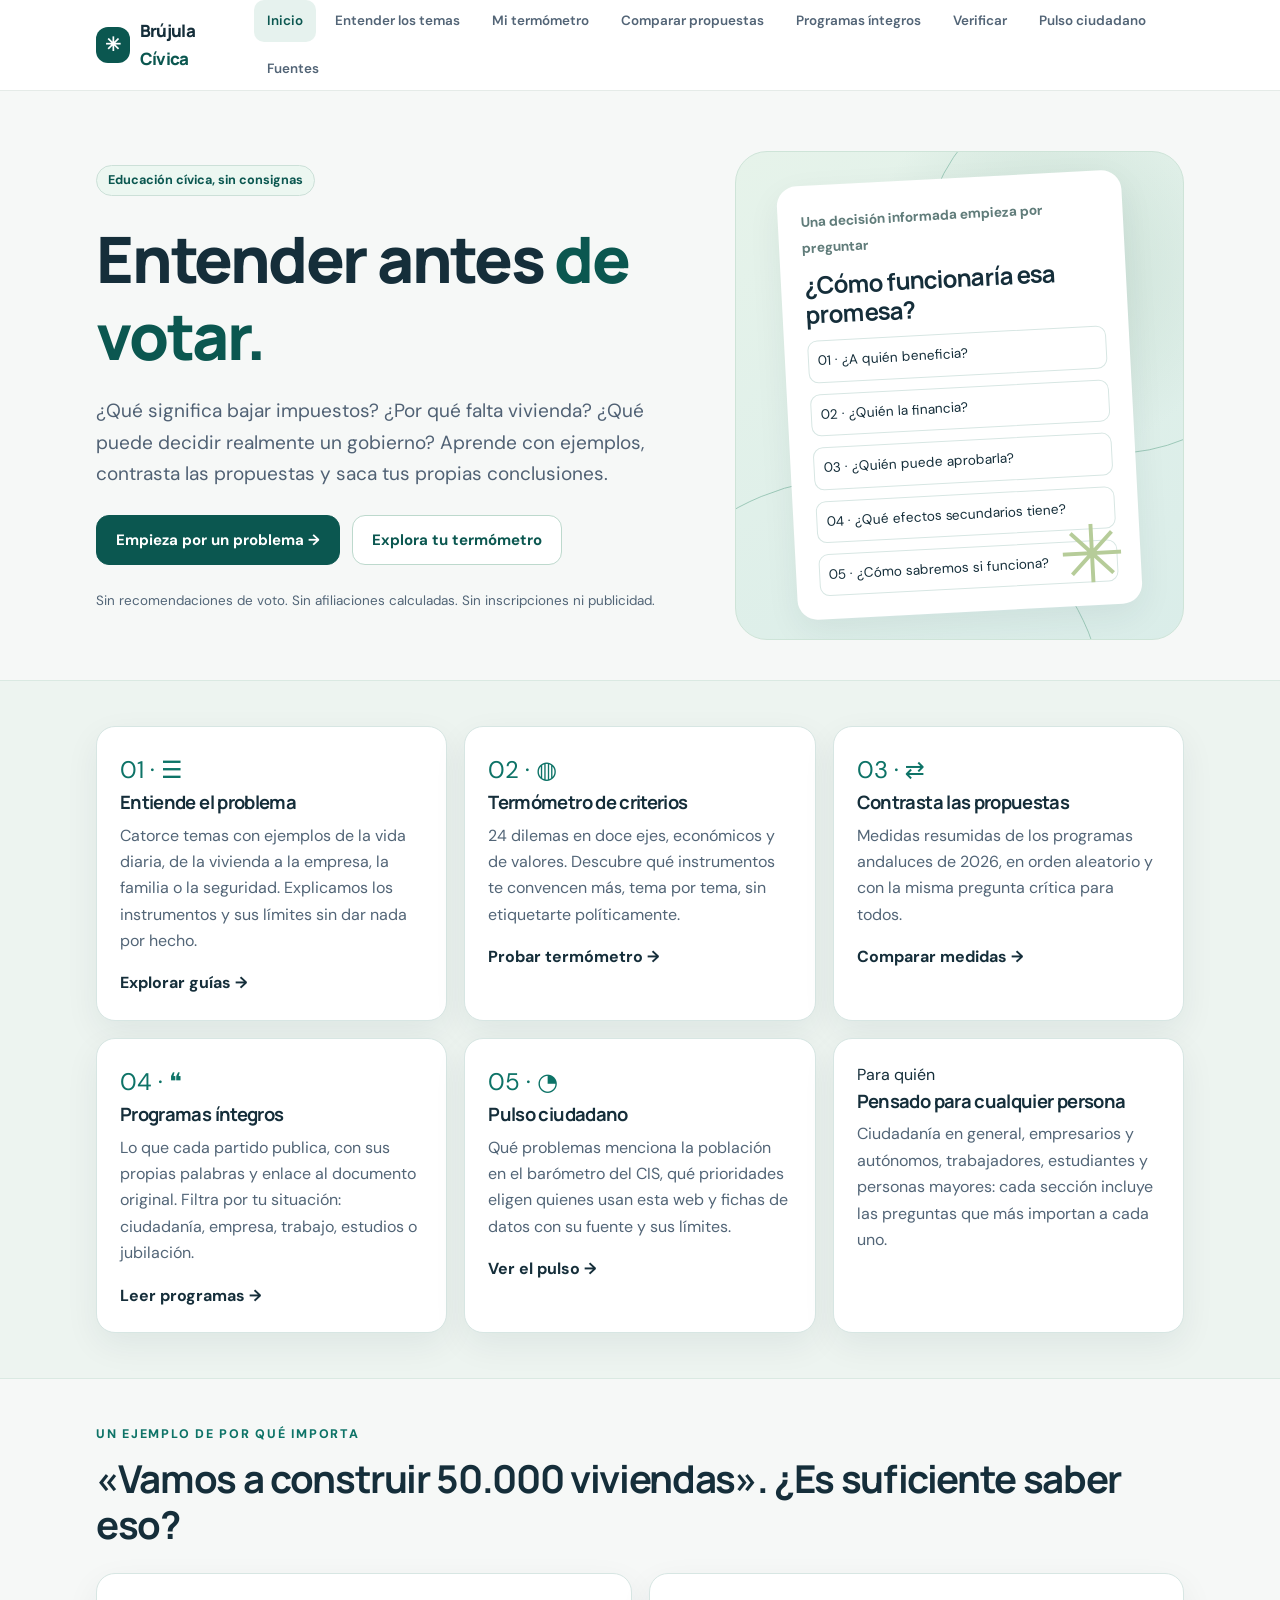
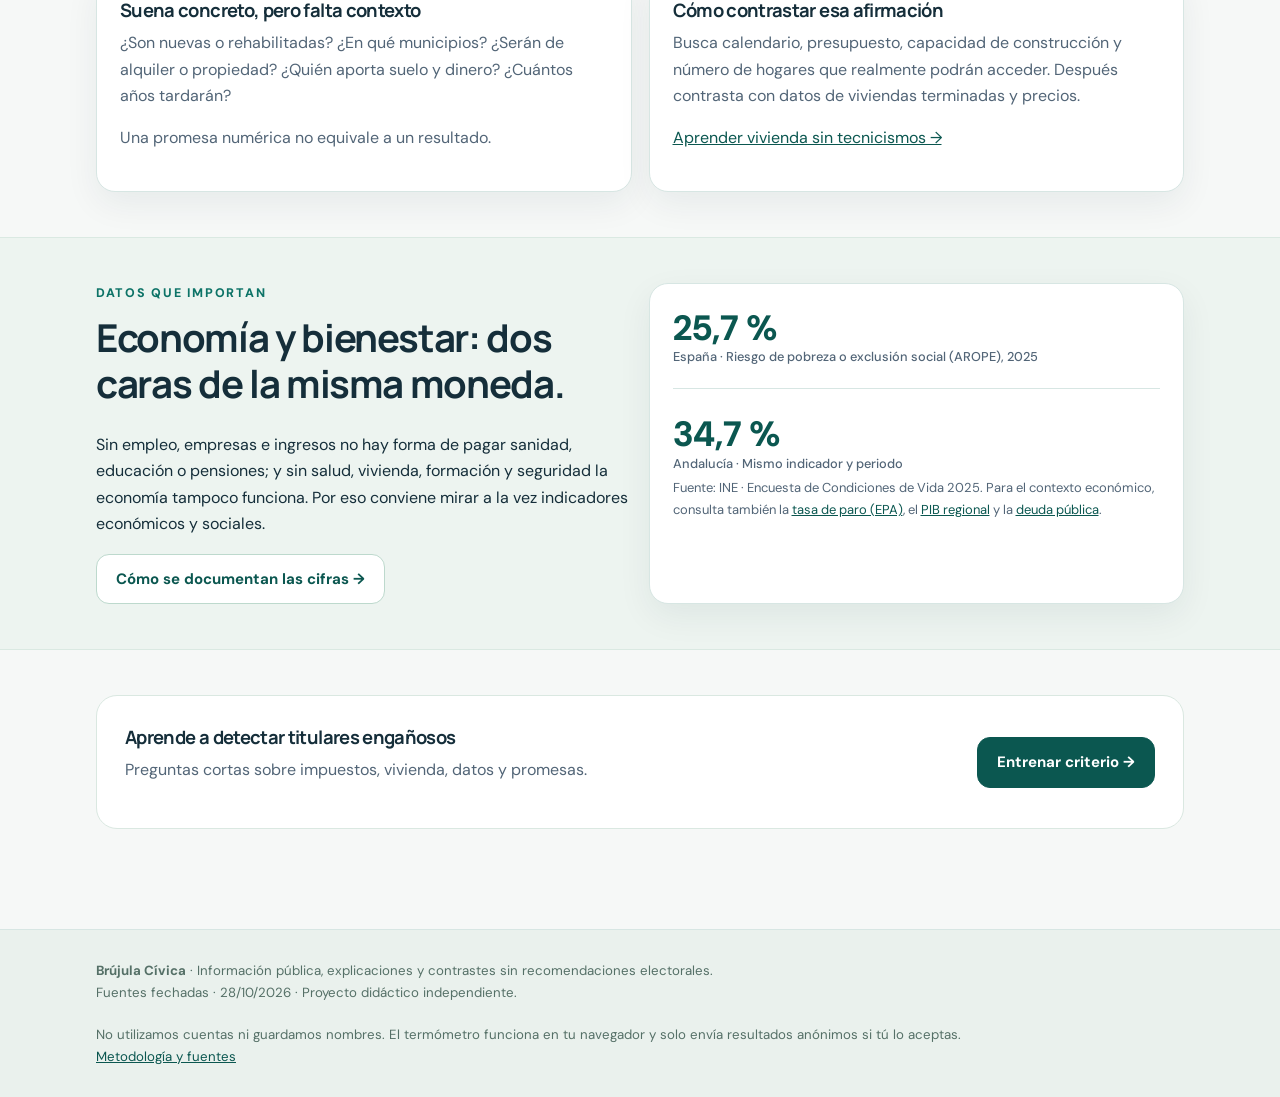
<file: index.html>
<!doctype html><html lang="es"><head><meta charset="utf-8"><meta name="viewport" content="width=device-width,initial-scale=1"><meta name="description" content="Aprende de política sin consignas. Explicaciones sencillas, ejemplos y comparación de programas electorales documentados."><title>Brújula Cívica · Entender antes de votar</title><link rel="stylesheet" href="estilos.css"></head><body><div id="cabecera"></div><main id="contenido"><section class="hero slim"><div class="container hero-grid"><div><span class="pill">Educación cívica, sin consignas</span><h1>Entender antes <span class="strong">de votar.</span></h1><p class="lead">¿Qué significa bajar impuestos? ¿Por qué falta vivienda? ¿Qué puede decidir realmente un gobierno? Aprende con ejemplos, contrasta las propuestas y saca tus propias conclusiones.</p><div class="actions"><a class="btn" href="temas.html">Empieza por un problema →</a><a class="btn light" href="termometro.html">Explora tu termómetro</a></div><p class="small muted">Sin recomendaciones de voto. Sin afiliaciones calculadas. Sin inscripciones ni publicidad.</p></div><div class="art"><div class="art-board"><span class="kicker">Una decisión informada empieza por preguntar</span><h3 style="margin-top:10px;font-size:1.5rem">¿Cómo funcionaría esa promesa?</h3><div class="art-chip">01 · ¿A quién beneficia?</div><div class="art-chip">02 · ¿Quién la financia?</div><div class="art-chip">03 · ¿Quién puede aprobarla?</div><div class="art-chip">04 · ¿Qué efectos secundarios tiene?</div><div class="art-chip">05 · ¿Cómo sabremos si funciona?</div><div class="art-stars" aria-hidden="true">✳</div></div></div></div></section><section class="section soft"><div class="container"><div class="grid"><a class="card featurelink" href="temas.html"><span class="icon">01 · ☰</span><h3>Entiende el problema</h3><p>Catorce temas con ejemplos de la vida diaria, de la vivienda a la empresa, la familia o la seguridad. Explicamos los instrumentos y sus límites sin dar nada por hecho.</p><strong>Explorar guías →</strong></a><a class="card featurelink" href="termometro.html"><span class="icon">02 · ◍</span><h3>Termómetro de criterios</h3><p>24 dilemas en doce ejes, económicos y de valores. Descubre qué instrumentos te convencen más, tema por tema, sin etiquetarte políticamente.</p><strong>Probar termómetro →</strong></a><a class="card featurelink" href="comparar.html"><span class="icon">03 · ⇄</span><h3>Contrasta las propuestas</h3><p>Medidas resumidas de los programas andaluces de 2026, en orden aleatorio y con la misma pregunta crítica para todos.</p><strong>Comparar medidas →</strong></a></div><div class="grid" style="margin-top:17px"><a class="card featurelink" href="programas.html"><span class="icon">04 · ❝</span><h3>Programas íntegros</h3><p>Lo que cada partido publica, con sus propias palabras y enlace al documento original. Filtra por tu situación: ciudadanía, empresa, trabajo, estudios o jubilación.</p><strong>Leer programas →</strong></a><a class="card featurelink" href="pulso.html"><span class="icon">05 · ◔</span><h3>Pulso ciudadano</h3><p>Qué problemas menciona la población en el barómetro del CIS, qué prioridades eligen quienes usan esta web y fichas de datos con su fuente y sus límites.</p><strong>Ver el pulso →</strong></a><div class="card"><span class="icon">Para quién</span><h3>Pensado para cualquier persona</h3><p>Ciudadanía en general, empresarios y autónomos, trabajadores, estudiantes y personas mayores: cada sección incluye las preguntas que más importan a cada uno.</p></div></div></div></section><section class="section"><div class="container"><p class="eyebrow">Un ejemplo de por qué importa</p><h2>«Vamos a construir 50.000 viviendas». ¿Es suficiente saber eso?</h2><div class="grid two"><div class="card"><h3>Suena concreto, pero falta contexto</h3><p>¿Son nuevas o rehabilitadas? ¿En qué municipios? ¿Serán de alquiler o propiedad? ¿Quién aporta suelo y dinero? ¿Cuántos años tardarán?</p><p>Una promesa numérica no equivale a un resultado.</p></div><div class="card"><h3>Cómo contrastar esa afirmación</h3><p>Busca calendario, presupuesto, capacidad de construcción y número de hogares que realmente podrán acceder. Después contrasta con datos de viviendas terminadas y precios.</p><a href="temas.html#vivienda">Aprender vivienda sin tecnicismos →</a></div></div></div></section><section class="section soft"><div class="container"><div class="grid two"><div><p class="eyebrow">Datos que importan</p><h2>Economía y bienestar: dos caras de la misma moneda.</h2><p>Sin empleo, empresas e ingresos no hay forma de pagar sanidad, educación o pensiones; y sin salud, vivienda, formación y seguridad la economía tampoco funciona. Por eso conviene mirar a la vez indicadores económicos y sociales.</p><a class="btn light" href="fuentes.html">Cómo se documentan las cifras →</a></div><div class="card"><span class="kpi">25,7 %<small>España · Riesgo de pobreza o exclusión social (AROPE), 2025</small></span><hr class="divider"><span class="kpi">34,7 %<small>Andalucía · Mismo indicador y periodo</small></span><p class="footnote">Fuente: INE · Encuesta de Condiciones de Vida 2025. Para el contexto económico, consulta también la <a href="https://www.ine.es/dyngs/INEbase/es/operacion.htm?c=Estadistica_C&amp;cid=1254736176918&amp;menu=ultiDatos&amp;idp=1254735976595" target="_blank" rel="noopener">tasa de paro (EPA)</a>, el <a href="https://www.ine.es/dyngs/INEbase/es/operacion.htm?c=Estadistica_C&amp;cid=1254736167628&amp;menu=ultiDatos&amp;idp=1254735576581" target="_blank" rel="noopener">PIB regional</a> y la <a href="https://www.bde.es/webbe/es/estadisticas/temas/administraciones-publicas.html" target="_blank" rel="noopener">deuda pública</a>.</p></div></div></div></section><section class="section"><div class="container"><div class="band row"><div><h3>Aprende a detectar titulares engañosos</h3><p class="muted">Preguntas cortas sobre impuestos, vivienda, datos y promesas.</p></div><a href="aprender.html" class="btn">Entrenar criterio →</a></div></div></section></main><div id="pie"></div><script src="comun.js"></script></body></html>
</file>
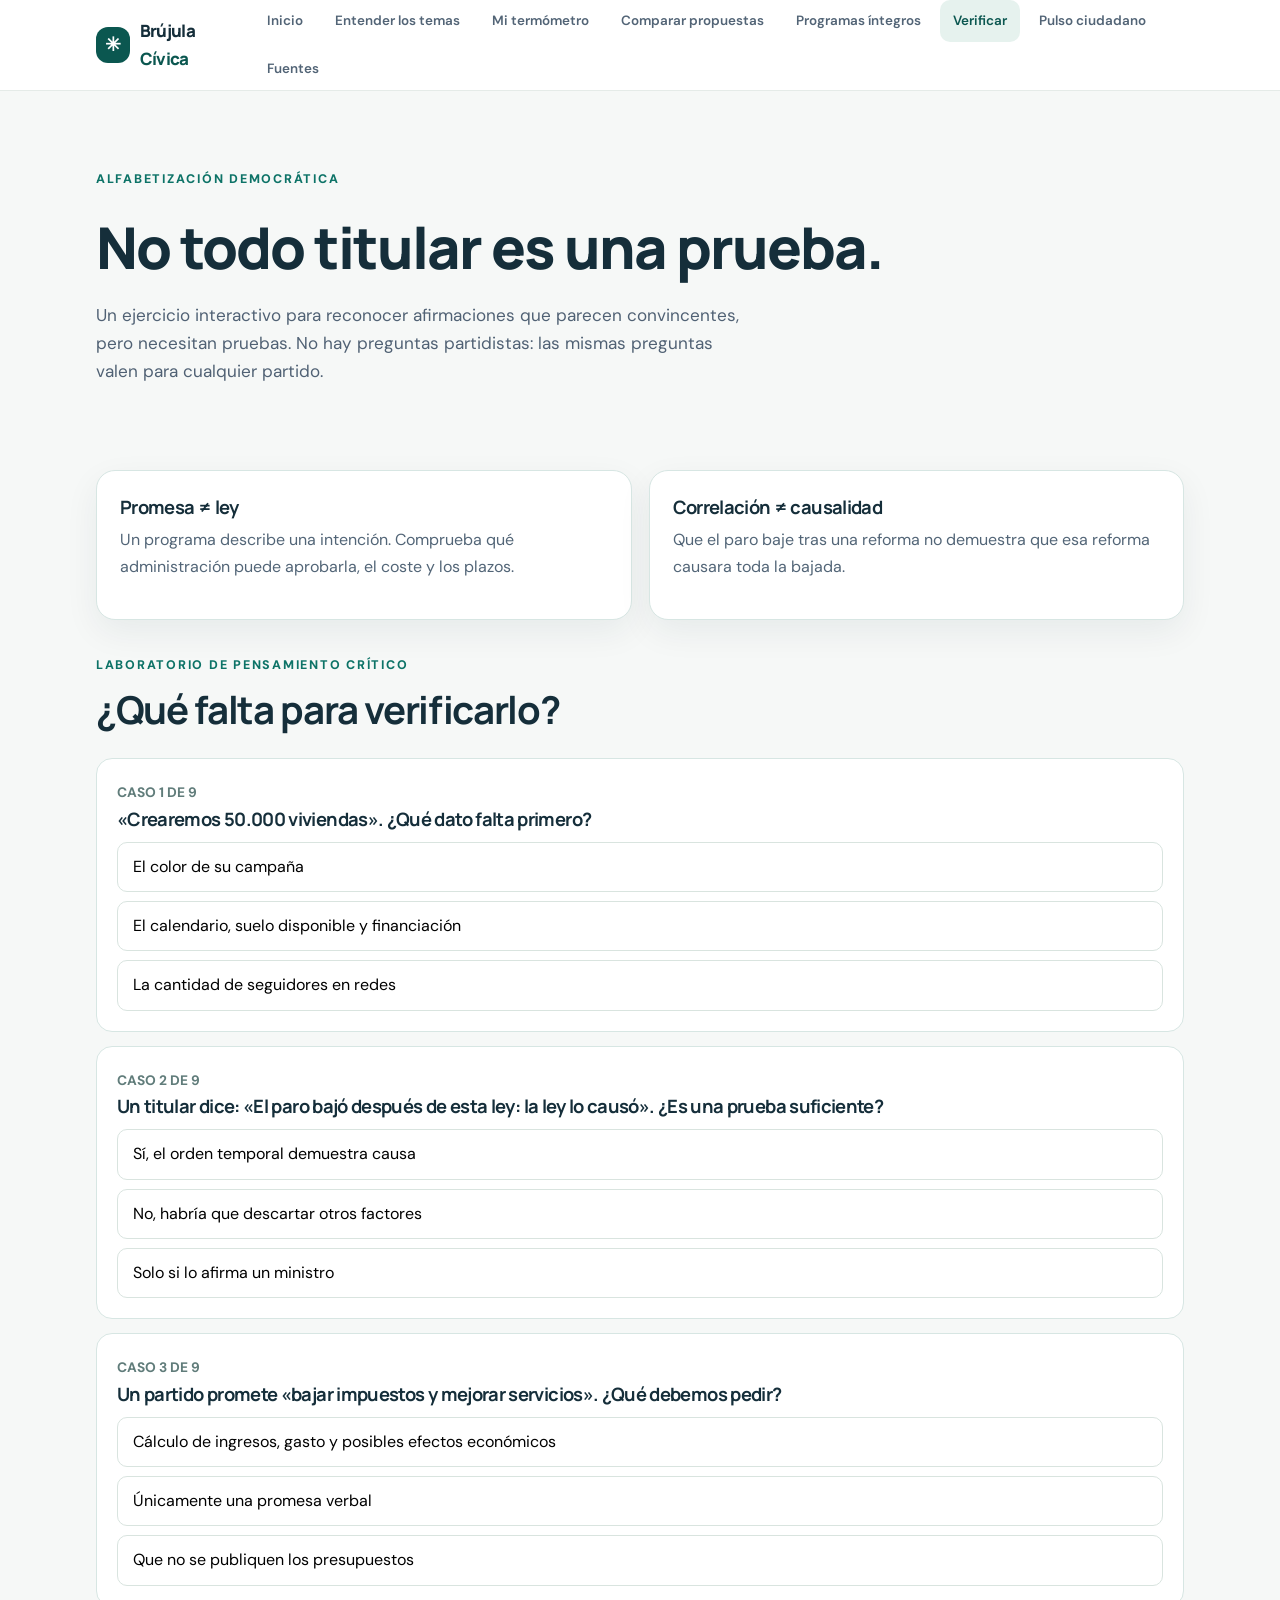
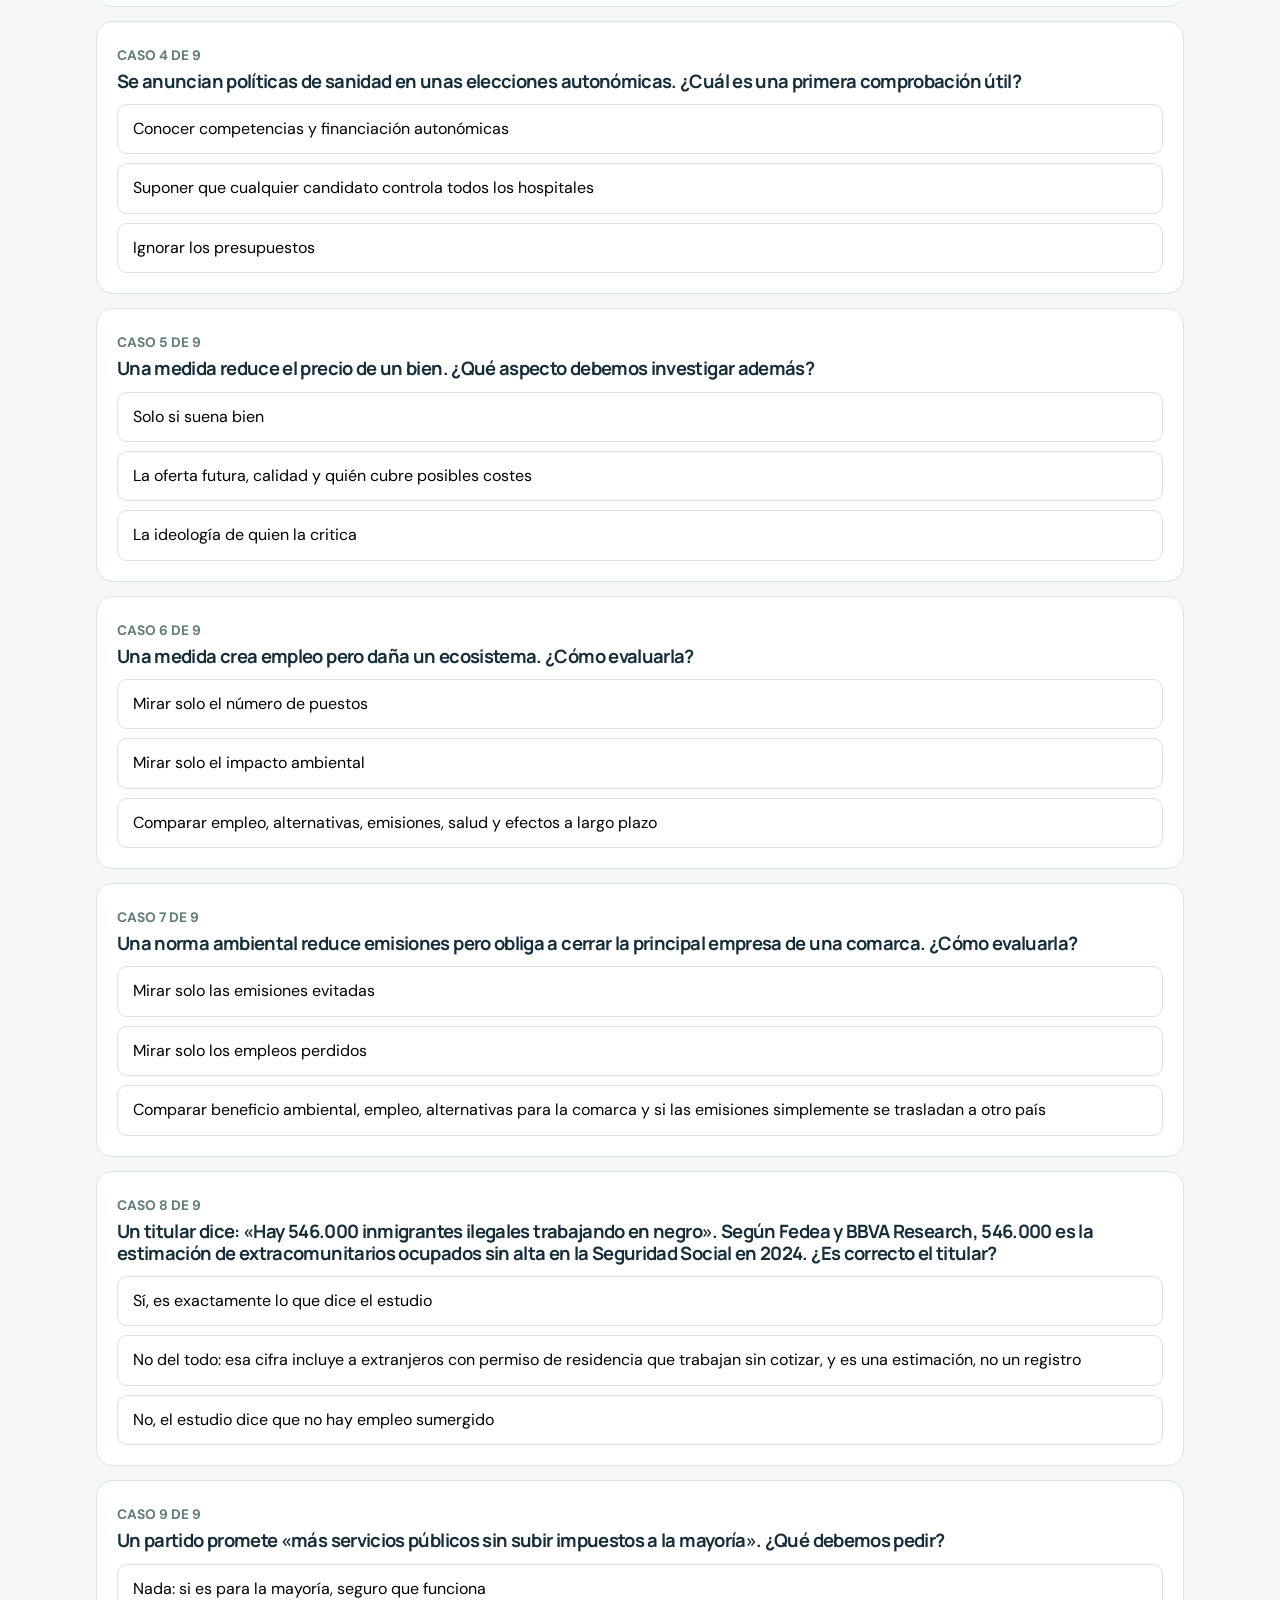
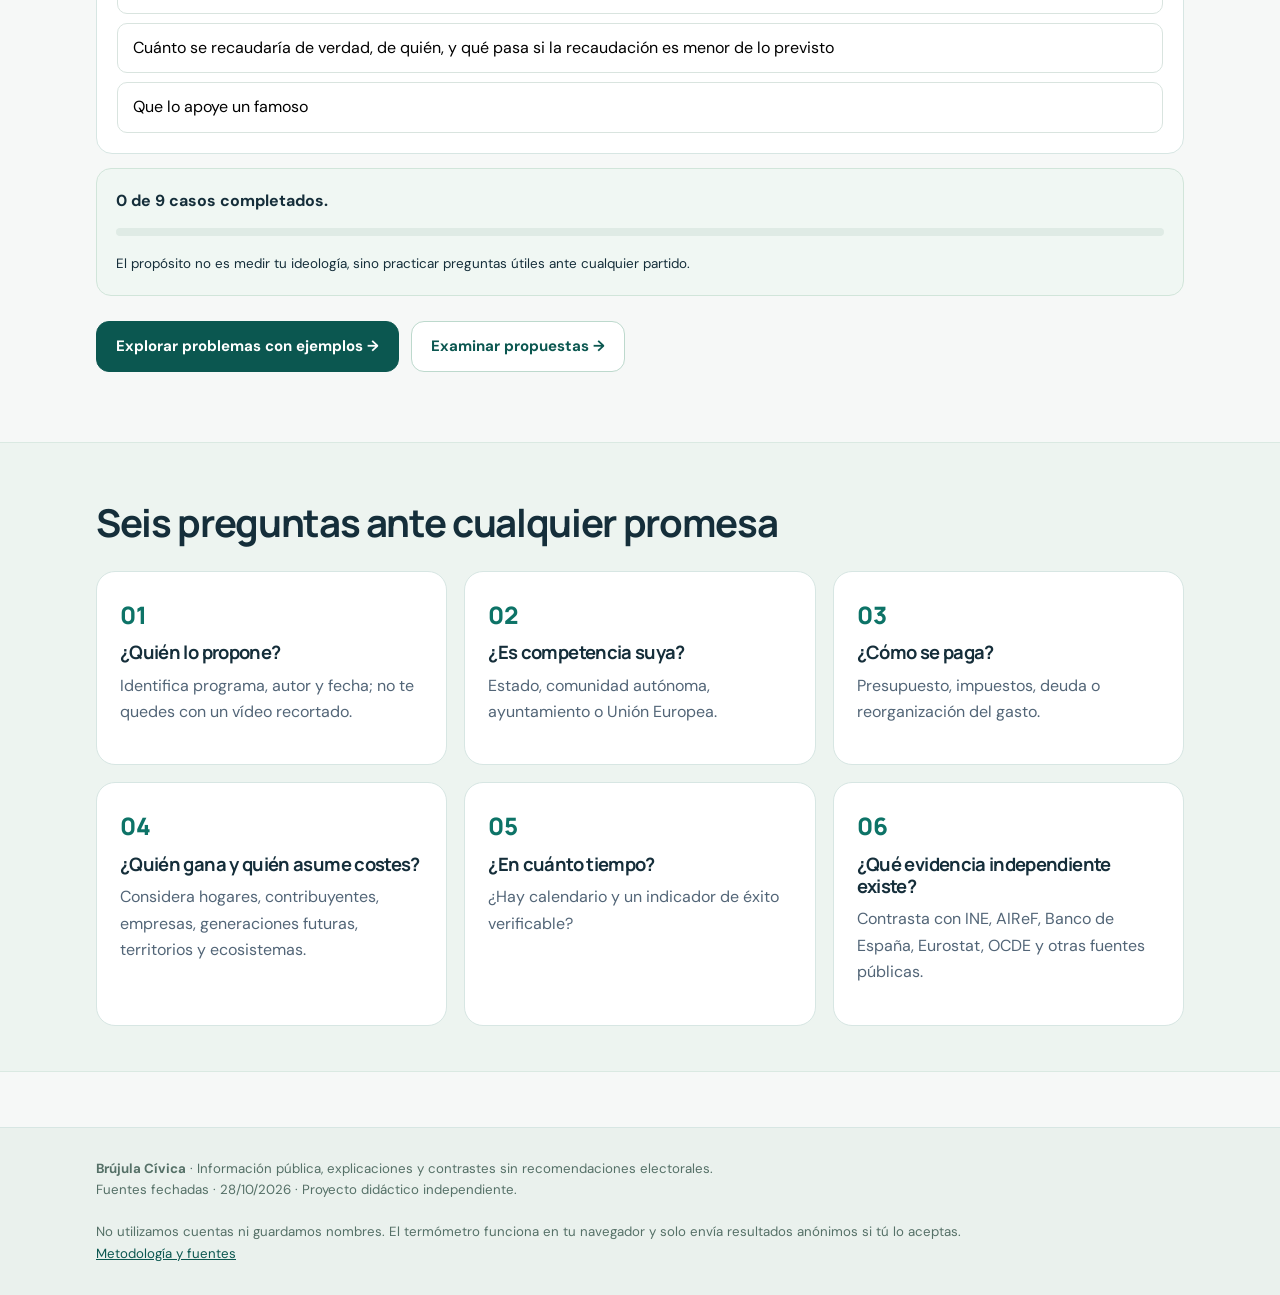
<file: aprender.html>
<!doctype html><html lang="es"><head><meta charset="utf-8"><meta name="viewport" content="width=device-width, initial-scale=1"><title>Aprender a verificar · Brújula Cívica</title><link rel="stylesheet" href="estilos.css"></head><body><div id="cabecera"></div><main id="contenido"><section class="page-head"><div class="container"><p class="eyebrow" style="margin-top:22px">Alfabetización democrática</p><h1>No todo titular es una prueba.</h1><p class="lead">Un ejercicio interactivo para reconocer afirmaciones que parecen convincentes, pero necesitan pruebas. No hay preguntas partidistas: las mismas preguntas valen para cualquier partido.</p></div></section><section class="section"><div class="container"><div class="grid two"><div class="card"><h3>Promesa ≠ ley</h3><p>Un programa describe una intención. Comprueba qué administración puede aprobarla, el coste y los plazos.</p></div><div class="card"><h3>Correlación ≠ causalidad</h3><p>Que el paro baje tras una reforma no demuestra que esa reforma causara toda la bajada.</p></div></div><p class="eyebrow" style="margin-top:35px">Laboratorio de pensamiento crítico</p><h2>¿Qué falta para verificarlo?</h2><div id="quiz"></div><div class="note-panel" id="estado" aria-live="polite"></div><div class="actions"><a href="temas.html" class="btn">Explorar problemas con ejemplos →</a><a href="comparar.html" class="btn light">Examinar propuestas →</a></div></div></section><section class="section soft"><div class="container"><h2>Seis preguntas ante cualquier promesa</h2><div class="grid"><div class="card flat"><span class="num">01</span><h3>¿Quién lo propone?</h3><p>Identifica programa, autor y fecha; no te quedes con un vídeo recortado.</p></div><div class="card flat"><span class="num">02</span><h3>¿Es competencia suya?</h3><p>Estado, comunidad autónoma, ayuntamiento o Unión Europea.</p></div><div class="card flat"><span class="num">03</span><h3>¿Cómo se paga?</h3><p>Presupuesto, impuestos, deuda o reorganización del gasto.</p></div><div class="card flat"><span class="num">04</span><h3>¿Quién gana y quién asume costes?</h3><p>Considera hogares, contribuyentes, empresas, generaciones futuras, territorios y ecosistemas.</p></div><div class="card flat"><span class="num">05</span><h3>¿En cuánto tiempo?</h3><p>¿Hay calendario y un indicador de éxito verificable?</p></div><div class="card flat"><span class="num">06</span><h3>¿Qué evidencia independiente existe?</h3><p>Contrasta con INE, AIReF, Banco de España, Eurostat, OCDE y otras fuentes públicas.</p></div></div></div></section></main><div id="pie"></div><script src="comun.js"></script><script>
const preguntas=[
 ['«Crearemos 50.000 viviendas». ¿Qué dato falta primero?',['El color de su campaña','El calendario, suelo disponible y financiación','La cantidad de seguidores en redes'],1,'Para evaluar una promesa de construcción hay que revisar suelo, financiación, competencias y plazos.'],
 ['Un titular dice: «El paro bajó después de esta ley: la ley lo causó». ¿Es una prueba suficiente?',['Sí, el orden temporal demuestra causa','No, habría que descartar otros factores','Solo si lo afirma un ministro'],1,'La sucesión temporal no prueba causalidad. La economía cambia por varias razones a la vez.'],
 ['Un partido promete «bajar impuestos y mejorar servicios». ¿Qué debemos pedir?',['Cálculo de ingresos, gasto y posibles efectos económicos','Únicamente una promesa verbal','Que no se publiquen los presupuestos'],0,'El efecto depende de cuánto se recauda, qué servicios se financian y si otras condiciones cambian.'],
 ['Se anuncian políticas de sanidad en unas elecciones autonómicas. ¿Cuál es una primera comprobación útil?',['Conocer competencias y financiación autonómicas','Suponer que cualquier candidato controla todos los hospitales','Ignorar los presupuestos'],0,'Las competencias sanitarias y la coordinación con el Estado son esenciales para evaluar promesas.'],
 ['Una medida reduce el precio de un bien. ¿Qué aspecto debemos investigar además?',['Solo si suena bien','La oferta futura, calidad y quién cubre posibles costes','La ideología de quien la critica'],1,'Un precio más bajo puede tener efectos distintos según oferta, costes y financiación.'],
 ['Una medida crea empleo pero daña un ecosistema. ¿Cómo evaluarla?',['Mirar solo el número de puestos','Mirar solo el impacto ambiental','Comparar empleo, alternativas, emisiones, salud y efectos a largo plazo'],2,'El bienestar incluye economía, salud, derechos y sostenibilidad. No se puede reducir a un indicador.'],
 ['Una norma ambiental reduce emisiones pero obliga a cerrar la principal empresa de una comarca. ¿Cómo evaluarla?',['Mirar solo las emisiones evitadas','Mirar solo los empleos perdidos','Comparar beneficio ambiental, empleo, alternativas para la comarca y si las emisiones simplemente se trasladan a otro país'],2,'Toda decisión pública tiene costes y beneficios repartidos entre personas distintas. Ninguno de los dos lados debe ignorarse.'],
 ['Un titular dice: «Hay 546.000 inmigrantes ilegales trabajando en negro». Según Fedea y BBVA Research, 546.000 es la estimación de extracomunitarios ocupados sin alta en la Seguridad Social en 2024. ¿Es correcto el titular?',['Sí, es exactamente lo que dice el estudio','No del todo: esa cifra incluye a extranjeros con permiso de residencia que trabajan sin cotizar, y es una estimación, no un registro','No, el estudio dice que no hay empleo sumergido'],1,'Trabajar sin alta y estar en situación irregular no son lo mismo. Funcas estima 840.000 residentes en situación irregular, trabajen o no. Confundir conceptos lleva a conclusiones erróneas en cualquier dirección.'],
 ['Un partido promete «más servicios públicos sin subir impuestos a la mayoría». ¿Qué debemos pedir?',['Nada: si es para la mayoría, seguro que funciona','Cuánto se recaudaría de verdad, de quién, y qué pasa si la recaudación es menor de lo previsto','Que lo apoye un famoso'],1,'La misma exigencia sirve para cualquier promesa: de dónde sale el dinero y qué ocurre si las previsiones fallan.']
];const quiz=document.querySelector('#quiz');let contestadas={};function paint(){quiz.innerHTML=preguntas.map((p,i)=>`<section class="task"><span class="kicker">CASO ${i+1} DE ${preguntas.length}</span><h3>${esc(p[0])}</h3><div class="task-options">${p[1].map((o,j)=>`<button data-q="${i}" data-op="${j}" data-choice="${contestadas[i]===j}" aria-pressed="${contestadas[i]===j}">${esc(o)}</button>`).join('')}</div>${contestadas[i]!==undefined?`<div class="task-feedback"><strong>${contestadas[i]===p[2]?'Esta comprobación es pertinente.':'Revisa qué evidencia faltaría.'}</strong> ${esc(p[3])}</div>`:''}</section>`).join('');quiz.querySelectorAll('button').forEach(b=>b.onclick=()=>{contestadas[b.dataset.q]=Number(b.dataset.op);paint()});const done=Object.keys(contestadas).length;document.querySelector('#estado').innerHTML=`<strong>${done} de ${preguntas.length} casos completados.</strong> <div class="progress"><span style="width:${done/preguntas.length*100}%"></span></div><span class="small">El propósito no es medir tu ideología, sino practicar preguntas útiles ante cualquier partido.</span>`}paint();
</script></body></html>
</file>
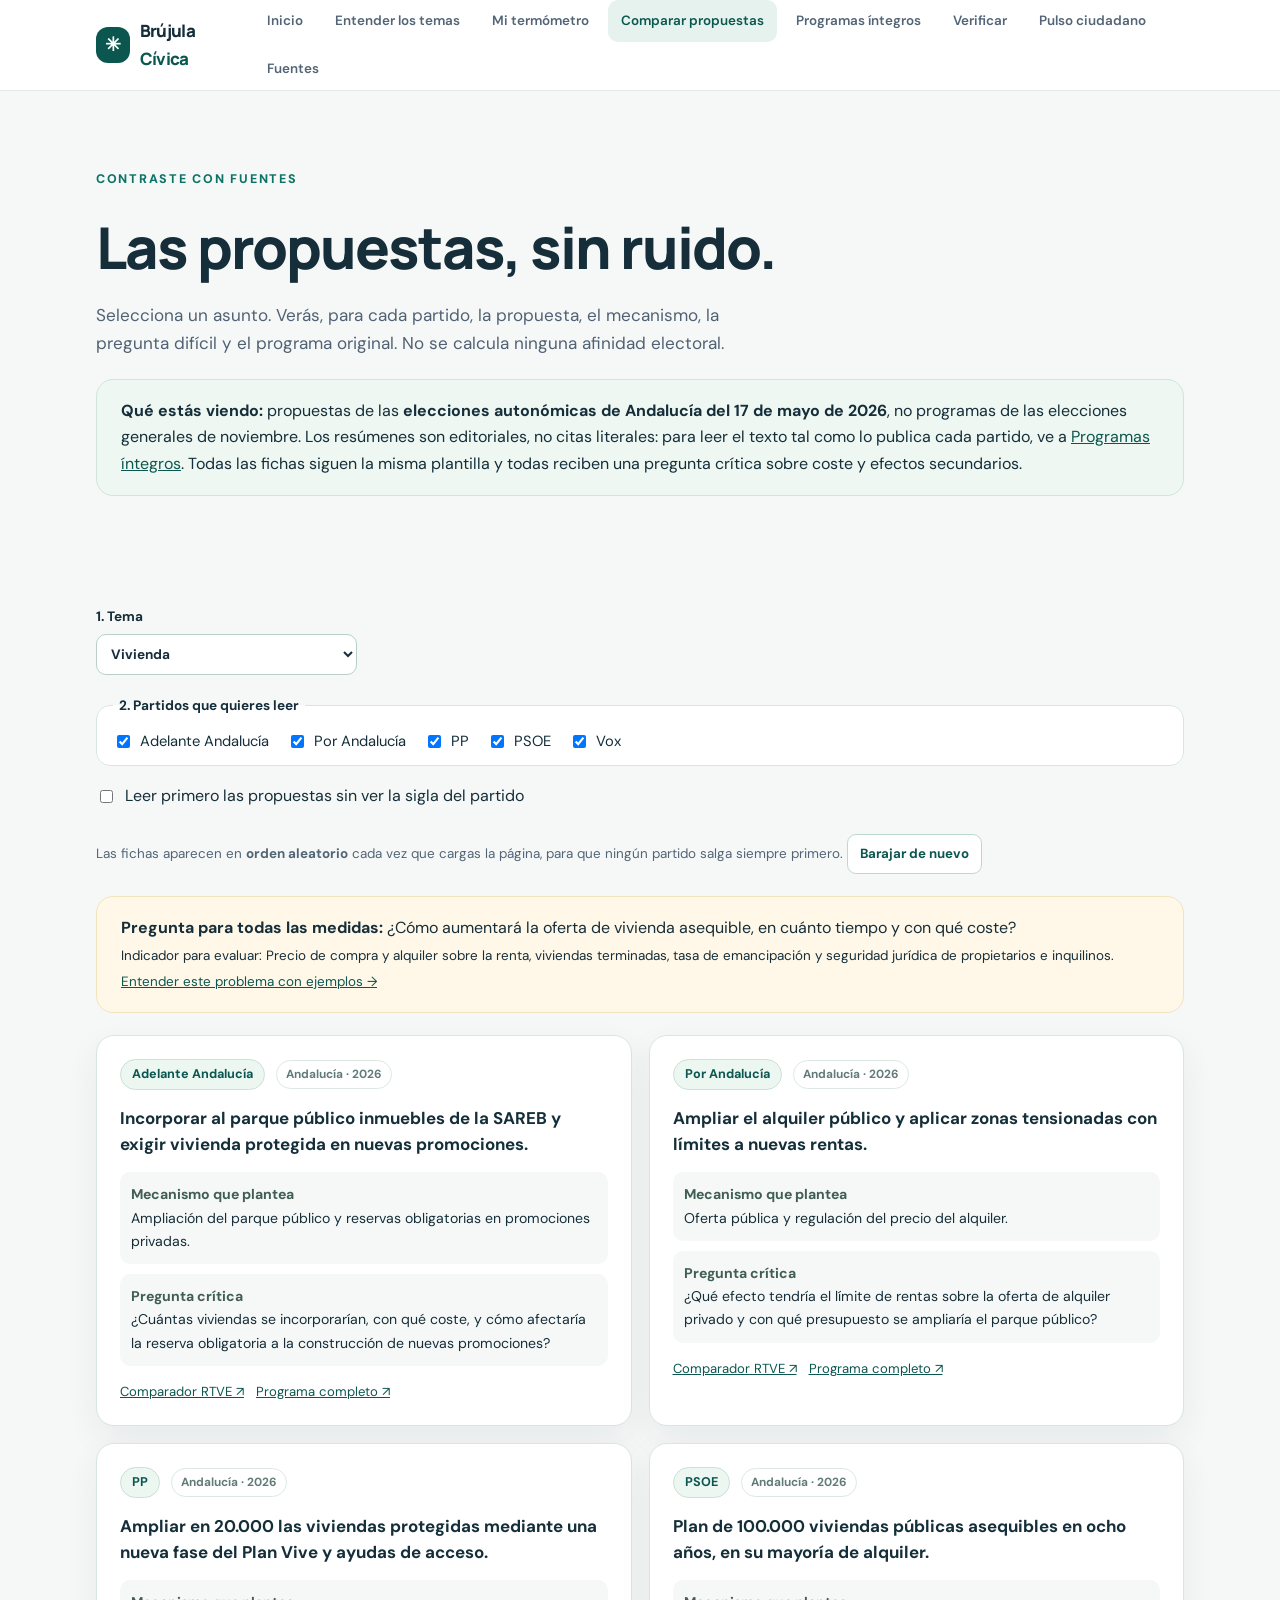
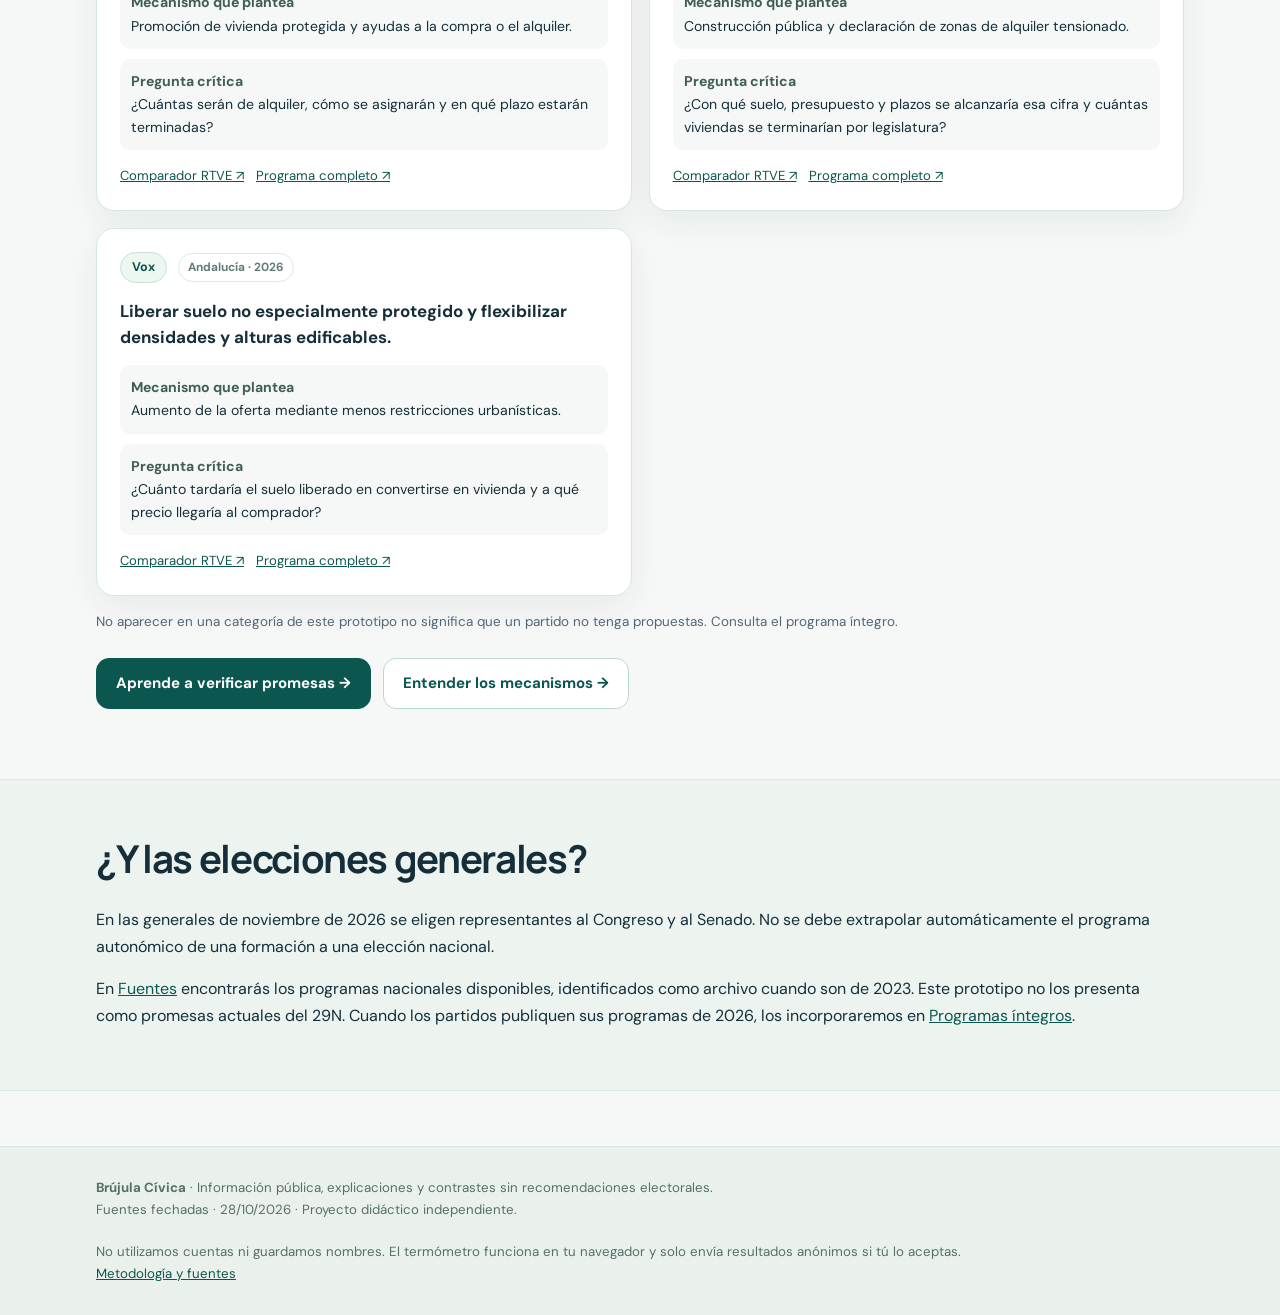
<file: comparar.html>
<!doctype html><html lang="es"><head><meta charset="utf-8"><meta name="viewport" content="width=device-width, initial-scale=1"><title>Comparar propuestas · Brújula Cívica</title><link rel="stylesheet" href="estilos.css"></head><body><div id="cabecera"></div><main id="contenido"><section class="page-head"><div class="container"><p class="eyebrow" style="margin-top:22px">Contraste con fuentes</p><h1>Las propuestas, sin ruido.</h1><p class="lead">Selecciona un asunto. Verás, para cada partido, la propuesta, el mecanismo, la pregunta difícil y el programa original. No se calcula ninguna afinidad electoral.</p><div class="strip"><strong>Qué estás viendo:</strong> propuestas de las <strong>elecciones autonómicas de Andalucía del 17 de mayo de 2026</strong>, no programas de las elecciones generales de noviembre. Los resúmenes son editoriales, no citas literales: para leer el texto tal como lo publica cada partido, ve a <a href="programas.html">Programas íntegros</a>. Todas las fichas siguen la misma plantilla y todas reciben una pregunta crítica sobre coste y efectos secundarios.</div></div></section><section class="section"><div class="container"><div class="select-row"><label for="tema">1. Tema<select id="tema"></select></label></div><fieldset class="party-pick"><legend>2. Partidos que quieres leer</legend><div id="partidos"></div></fieldset><label style="display:inline-flex;align-items:center;gap:9px;margin:5px 0 18px"><input type="checkbox" id="ciego"> Leer primero las propuestas sin ver la sigla del partido</label><p class="small muted">Las fichas aparecen en <strong>orden aleatorio</strong> cada vez que cargas la página, para que ningún partido salga siempre primero. <button type="button" class="btn tiny light" id="barajar">Barajar de nuevo</button></p><div class="strip warning" id="explicacion"></div><div id="propuestas" class="compare-grid" aria-live="polite"></div><p class="small muted" style="margin-top:15px">No aparecer en una categoría de este prototipo no significa que un partido no tenga propuestas. Consulta el programa íntegro.</p><div class="actions"><a class="btn" href="aprender.html">Aprende a verificar promesas →</a><a class="btn light" href="temas.html">Entender los mecanismos →</a></div></div></section><section class="section soft"><div class="container"><h2>¿Y las elecciones generales?</h2><p>En las generales de noviembre de 2026 se eligen representantes al Congreso y al Senado. No se debe extrapolar automáticamente el programa autonómico de una formación a una elección nacional.</p><p>En <a href="fuentes.html#nacionales">Fuentes</a> encontrarás los programas nacionales disponibles, identificados como archivo cuando son de 2023. Este prototipo no los presenta como promesas actuales del 29N. Cuando los partidos publiquen sus programas de 2026, los incorporaremos en <a href="programas.html">Programas íntegros</a>.</p></div></section></main><div id="pie"></div><script src="datos.js"></script><script src="comun.js"></script><script>
const tema=document.getElementById('tema');tema.innerHTML=DATOS.temas.map(t=>`<option value="${t.id}">${esc(t.label)}</option>`).join('');tema.value=(new URLSearchParams(location.search)).get('tema')||'vivienda';if(!DATOS.temas.some(t=>t.id===tema.value))tema.value='vivienda';
const barajar=a=>{a=[...a];for(let i=a.length-1;i>0;i--){const j=Math.floor(Math.random()*(i+1));[a[i],a[j]]=[a[j],a[i]]}return a};let orden=barajar(DATOS.partidos.map(x=>x.id));
const caja=document.getElementById('partidos');caja.innerHTML=[...DATOS.partidos].sort((a,b)=>a.id.localeCompare(b.id,'es')).map(p=>`<label><input type="checkbox" value="${esc(p.id)}" checked> ${esc(p.id)}</label>`).join('');
function pinta(){const t=DATOS.temas.find(x=>x.id===tema.value),c=document.querySelector('#ciego').checked,fichas=DATOS.medidas[t.id];document.querySelector('#explicacion').innerHTML=`<strong>Pregunta para todas las medidas:</strong> ${esc(t.pregunta)}<br><span class="small">Indicador para evaluar: ${esc(t.indicador)}</span><br><a class="small" href="temas.html#${t.id}">Entender este problema con ejemplos →</a>`;const marcados=[...caja.querySelectorAll('input:checked')].map(x=>x.value),ids=orden.filter(p=>marcados.includes(p));const out=document.querySelector('#propuestas');if(!ids.length){out.innerHTML='<div class="blank">Selecciona al menos un partido.</div>';return}if(!fichas){out.innerHTML=`<div class="blank"><strong>Fichas pendientes de incorporar.</strong> Este tema se ha añadido para las próximas actualizaciones. Mientras tanto, consulta el texto original en <a href="programas.html">Programas íntegros</a> o en el <a href="${DATOS.fuenteComparador}" target="_blank" rel="noopener">comparador de RTVE ↗</a>.</div>`;return}out.innerHTML=ids.map((p,i)=>{const m=fichas[p],fu=DATOS.partidos.find(x=>x.id===p),nombre=c?'Propuesta '+String.fromCharCode(65+i):esc(p);if(!m)return `<div class="proposal"><h3>${nombre}</h3><p>Sin ficha en esta selección. Consulta el programa completo.</p><a href="${fu.programa}" target="_blank" rel="noopener">Programa completo ↗</a></div>`;return `<article class="proposal"><div class="topic-head"><span class="pill">${nombre}</span><span class="tag">Andalucía · 2026</span></div><p class="measure">${esc(m[0])}</p><div class="details"><strong>Mecanismo que plantea</strong>${esc(m[1])}</div><div class="details"><strong>Pregunta crítica</strong>${esc(m[2])}</div><div class="source"><a target="_blank" rel="noopener" href="${DATOS.fuenteComparador}">Comparador RTVE ↗</a><a target="_blank" rel="noopener" href="${fu.programa}">Programa completo ↗</a></div></article>`}).join('');guardar('ultimoTema',tema.value)}
document.querySelectorAll('select,#ciego,#partidos input').forEach(x=>x.addEventListener('change',pinta));document.getElementById('barajar').onclick=()=>{orden=barajar(orden);pinta()};pinta();
</script></body></html>
</file>
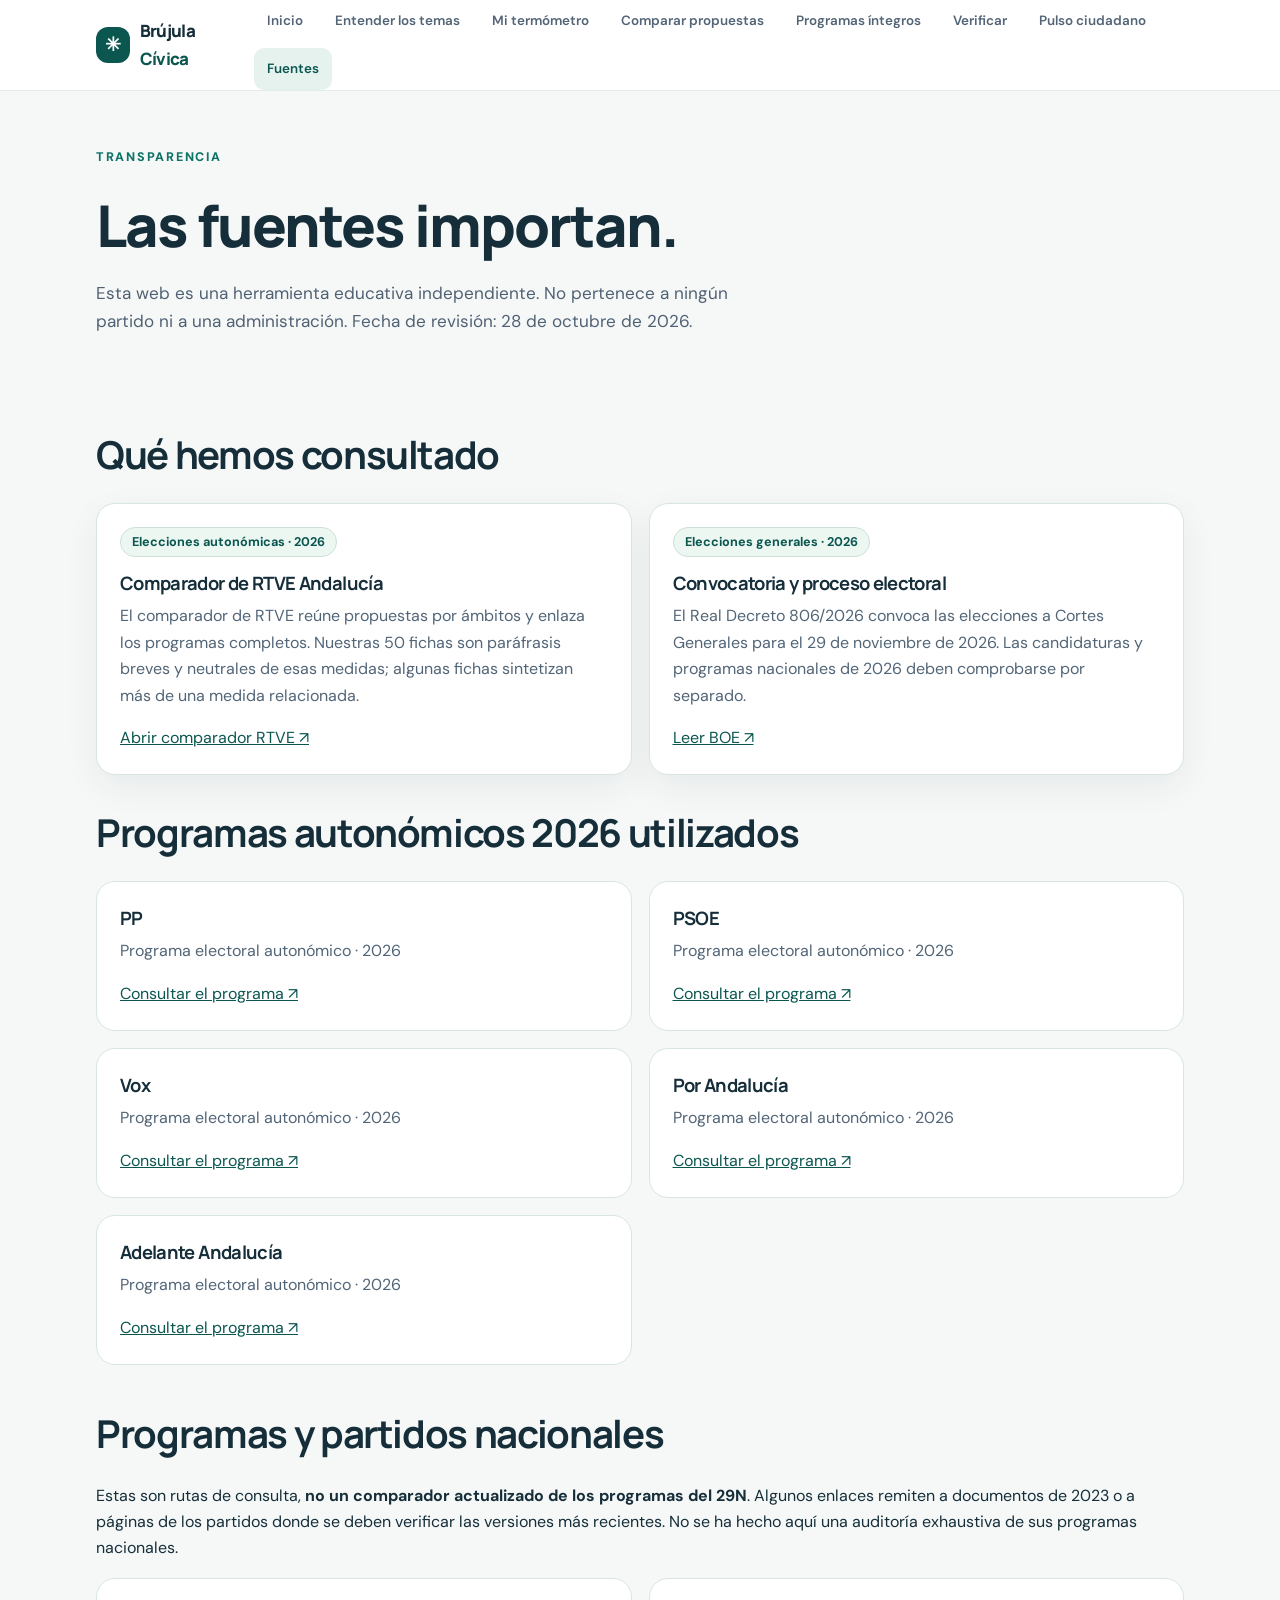
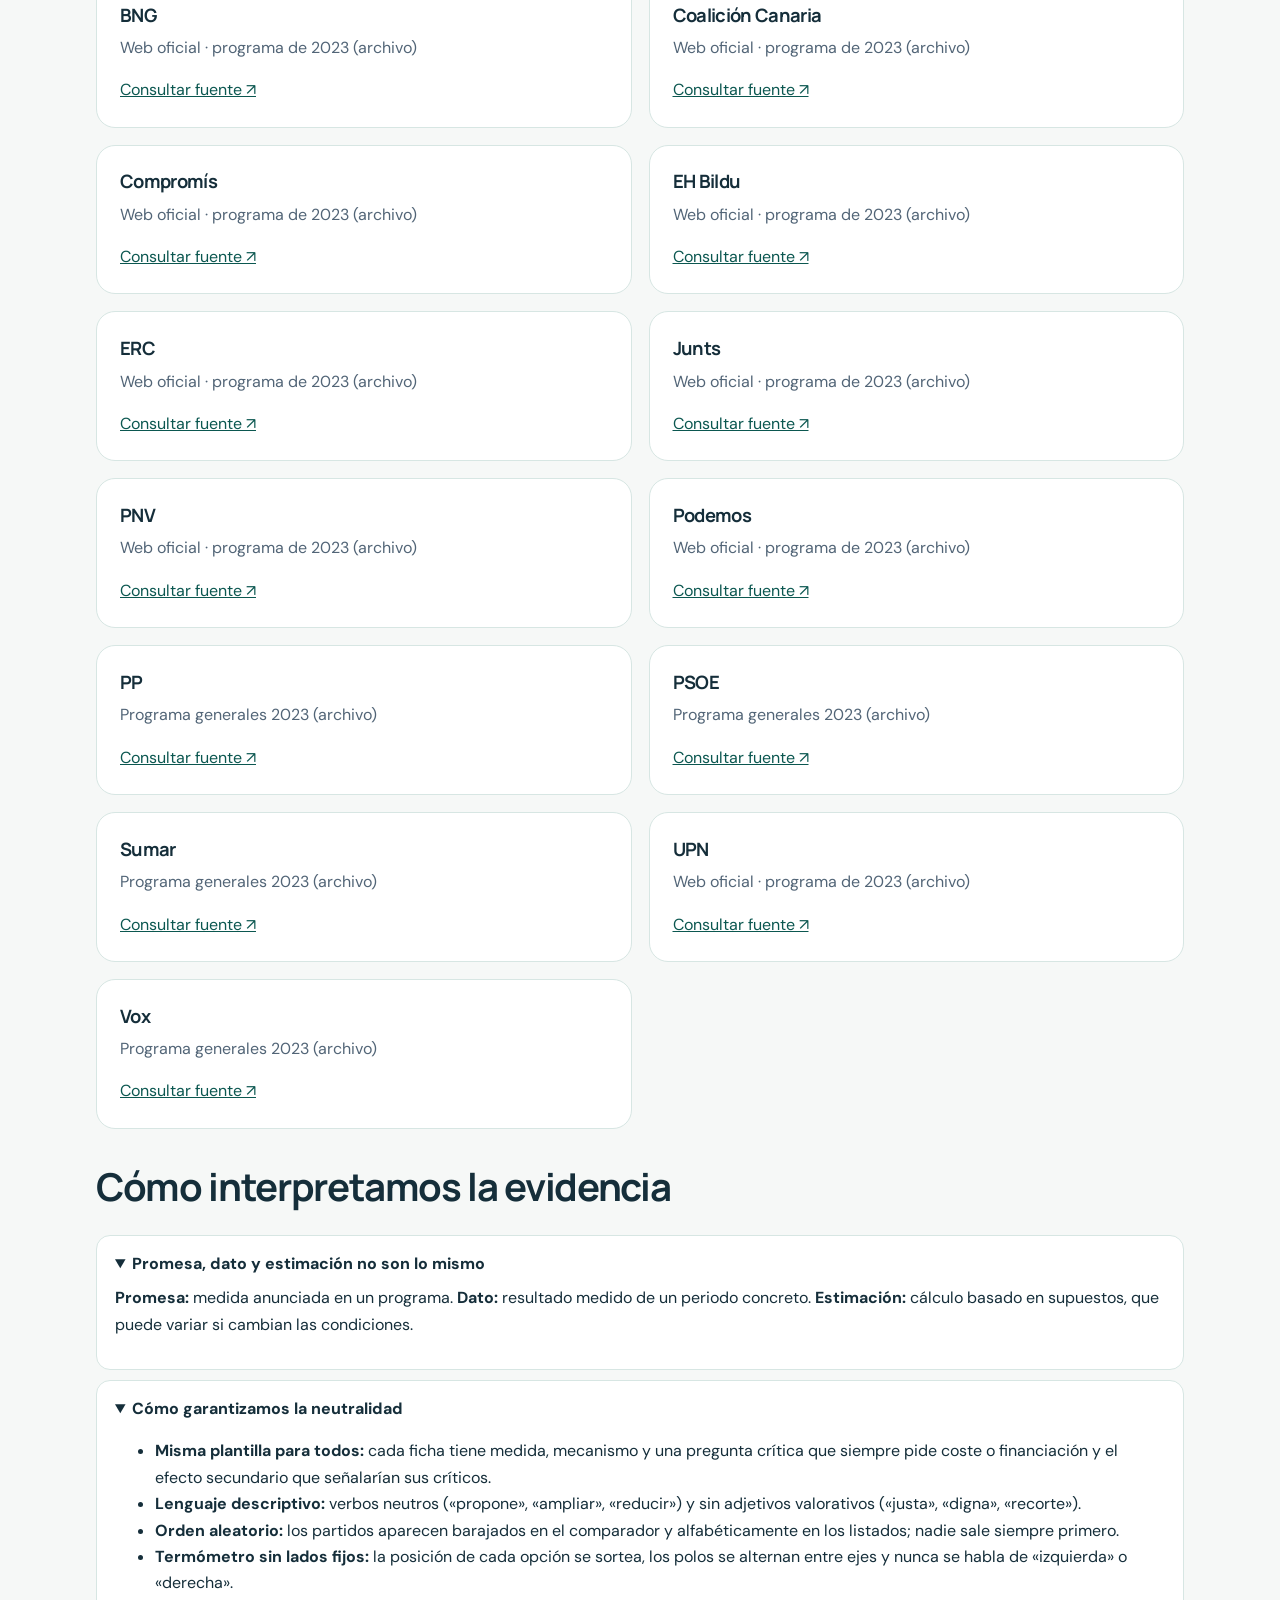
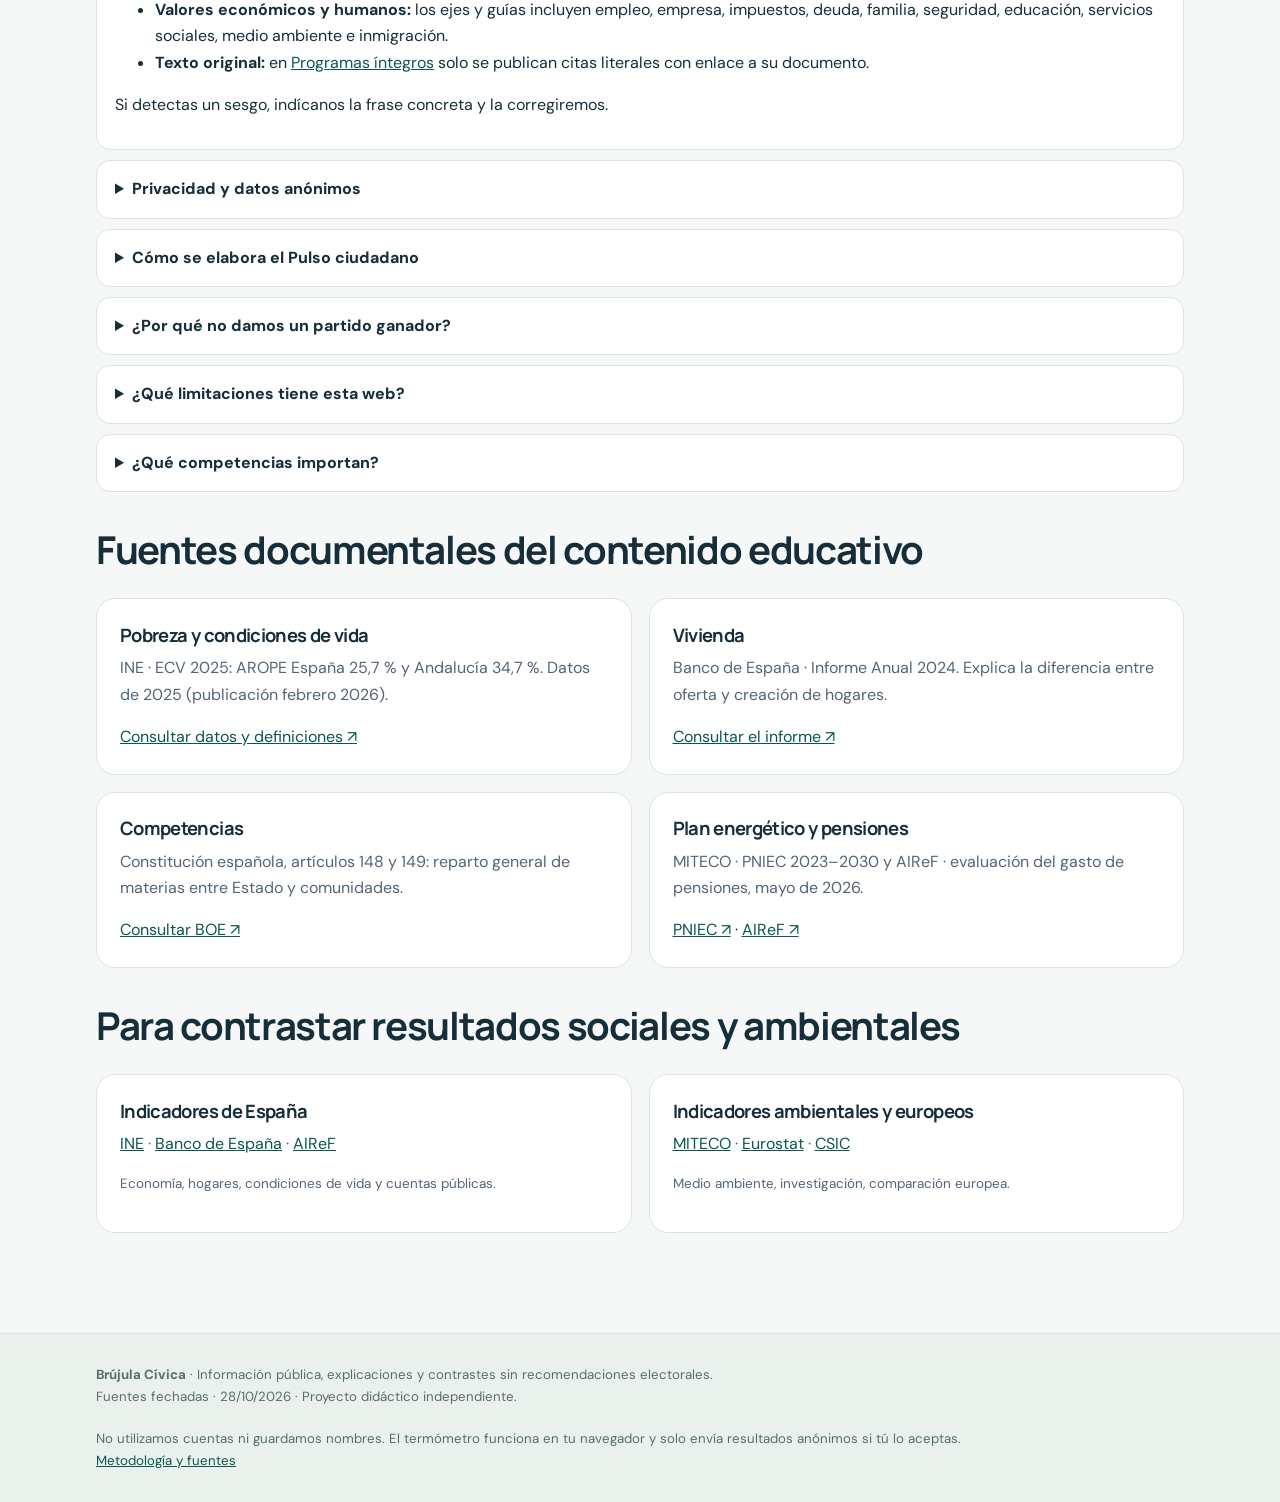
<file: fuentes.html>
<!doctype html><html lang="es"><head><meta charset="utf-8"><meta name="viewport" content="width=device-width, initial-scale=1"><title>Fuentes y método · Brújula Cívica</title><link rel="stylesheet" href="estilos.css"></head><body><div id="cabecera"></div><main id="contenido"><section class="page-head"><div class="container"><p class="eyebrow">Transparencia</p><h1>Las fuentes importan.</h1><p class="lead">Esta web es una herramienta educativa independiente. No pertenece a ningún partido ni a una administración. Fecha de revisión: 28 de octubre de 2026.</p></div></section><section class="section"><div class="container"><h2>Qué hemos consultado</h2><div class="grid two"><div class="card"><span class="pill">Elecciones autonómicas · 2026</span><h3 style="margin-top:15px">Comparador de RTVE Andalucía</h3><p>El comparador de RTVE reúne propuestas por ámbitos y enlaza los programas completos. Nuestras 50 fichas son paráfrasis breves y neutrales de esas medidas; algunas fichas sintetizan más de una medida relacionada.</p><a href="https://www.rtve.es/noticias/elecciones-andalucia/comparador-programas-electorales/" target="_blank" rel="noopener">Abrir comparador RTVE ↗</a></div><div class="card"><span class="pill">Elecciones generales · 2026</span><h3 style="margin-top:15px">Convocatoria y proceso electoral</h3><p>El Real Decreto 806/2026 convoca las elecciones a Cortes Generales para el 29 de noviembre de 2026. Las candidaturas y programas nacionales de 2026 deben comprobarse por separado.</p><a href="https://www.boe.es/buscar/doc.php?id=BOE-A-2026-20742" target="_blank" rel="noopener">Leer BOE ↗</a></div></div><h2 style="margin-top:35px">Programas autonómicos 2026 utilizados</h2><div id="programas" class="grid two"></div><section id="nacionales" style="padding-top:35px"><h2>Programas y partidos nacionales</h2><p>Estas son rutas de consulta, <strong>no un comparador actualizado de los programas del 29N</strong>. Algunos enlaces remiten a documentos de 2023 o a páginas de los partidos donde se deben verificar las versiones más recientes. No se ha hecho aquí una auditoría exhaustiva de sus programas nacionales.</p><div class="grid two" id="nacional"></div></section><h2 style="margin-top:35px">Cómo interpretamos la evidencia</h2><details open><summary>Promesa, dato y estimación no son lo mismo</summary><p><strong>Promesa:</strong> medida anunciada en un programa. <strong>Dato:</strong> resultado medido de un periodo concreto. <strong>Estimación:</strong> cálculo basado en supuestos, que puede variar si cambian las condiciones.</p></details><details open><summary>Cómo garantizamos la neutralidad</summary><ul><li><strong>Misma plantilla para todos:</strong> cada ficha tiene medida, mecanismo y una pregunta crítica que siempre pide coste o financiación y el efecto secundario que señalarían sus críticos.</li><li><strong>Lenguaje descriptivo:</strong> verbos neutros («propone», «ampliar», «reducir») y sin adjetivos valorativos («justa», «digna», «recorte»).</li><li><strong>Orden aleatorio:</strong> los partidos aparecen barajados en el comparador y alfabéticamente en los listados; nadie sale siempre primero.</li><li><strong>Termómetro sin lados fijos:</strong> la posición de cada opción se sortea, los polos se alternan entre ejes y nunca se habla de «izquierda» o «derecha».</li><li><strong>Valores económicos y humanos:</strong> los ejes y guías incluyen empleo, empresa, impuestos, deuda, familia, seguridad, educación, servicios sociales, medio ambiente e inmigración.</li><li><strong>Texto original:</strong> en <a href="programas.html">Programas íntegros</a> solo se publican citas literales con enlace a su documento.</li></ul><p>Si detectas un sesgo, indícanos la frase concreta y la corregiremos.</p></details><details id="privacidad"><summary>Privacidad y datos anónimos</summary><p>No pedimos cuentas, nombres ni correos. Al terminar el termómetro puedes, <strong>si quieres</strong>, enviar de forma anónima: tu situación general (estudiante, trabajador, empresa…), tramo de edad, comunidad autónoma, tus 3 temas prioritarios y la posición de 1 a 5 en cada eje. Todos los campos admiten «prefiero no decirlo».</p><p>No se guarda tu IP, la hora exacta, tu navegador ni ningún identificador: solo la fecha de recepción. Los datos se almacenan en una hoja privada con acceso restringido; la web solo puede añadir respuestas, no leerlas. Se publicarán únicamente resultados agregados, nunca respuestas individuales ni grupos de menos de 10 personas. Sin tu consentimiento expreso no se envía nada.</p></details><details id="metodo-pulso"><summary>Cómo se elabora el Pulso ciudadano</summary><p>La página <a href="pulso.html">Pulso ciudadano</a> reúne tres fuentes que no son comparables entre sí. <strong>Barómetro del CIS:</strong> se reproducen los porcentajes publicados en cada barómetro mensual para la pregunta indicada, con enlace a la fuente de cada mes; es una pregunta multirrespuesta, por lo que los porcentajes no suman 100, y los meses sin dato publicado aparecen como huecos. <strong>Respuestas de esta web:</strong> son envíos anónimos y voluntarios del termómetro; la muestra es autoseleccionada y no representa a la población, solo se publican resultados agregados a partir de 100 respuestas y nunca grupos de menos de 10 personas. <strong>Datos comprobables:</strong> cada ficha incluye la cifra con su fecha, una cita literal de la fuente, el método de medición, lo que el dato no permite concluir y lecturas desde distintos enfoques.</p></details><details><summary>¿Por qué no damos un partido ganador?</summary><p>Las personas tienen valores y prioridades diferentes. La página no presupone que alguien deba votar a una formación según su edad, renta o situación profesional. Puedes utilizar el comparador, evaluar pruebas y formar tu propio juicio.</p></details><details><summary>¿Qué limitaciones tiene esta web?</summary><p>Incluye 5 formaciones y 10 áreas con fichas para <strong>Andalucía 2026</strong> (las áreas de empresa, familia, pensiones y seguridad están pendientes de fichas). No incluye todos los partidos del país, no evalúa cumplimiento de promesas pasadas y no calcula efectos fiscales o ambientales de forma causal. La ausencia de una ficha no equivale a ausencia de propuesta. Para conocer costes reales hay que consultar las memorias económicas y presupuestos cuando estén disponibles. Los ejes del termómetro son un ejercicio descriptivo, no una escala psicológica validada ni una correspondencia con partidos.</p></details><details><summary>¿Qué competencias importan?</summary><p>Los parlamentos aprueban leyes dentro de su ámbito. El Estado legisla, entre otras materias, sobre pensiones contributivas y gran parte de la regulación laboral; las autonomías gestionan amplios ámbitos como sanidad y educación; los municipios participan en planificación urbana. También hay competencias de la UE.</p></details><h2 style="margin-top:35px">Fuentes documentales del contenido educativo</h2>
<div class="grid two"><div class="card flat"><h3>Pobreza y condiciones de vida</h3><p>INE · ECV 2025: AROPE España 25,7 % y Andalucía 34,7 %. Datos de 2025 (publicación febrero 2026).</p><a href="https://www.ine.es/dyngs/Prensa/es/ECV2025.htm" target="_blank" rel="noopener noreferrer">Consultar datos y definiciones ↗</a></div><div class="card flat"><h3>Vivienda</h3><p>Banco de España · Informe Anual 2024. Explica la diferencia entre oferta y creación de hogares.</p><a href="https://www.bde.es/f/webbe/SES/Secciones/Publicaciones/PublicacionesAnuales/InformesAnuales/24/Fich/InfAnual_2024.pdf" target="_blank" rel="noopener noreferrer">Consultar el informe ↗</a></div><div class="card flat"><h3>Competencias</h3><p>Constitución española, artículos 148 y 149: reparto general de materias entre Estado y comunidades.</p><a href="https://www.boe.es/buscar/act.php?id=BOE-A-1978-31229" target="_blank" rel="noopener noreferrer">Consultar BOE ↗</a></div><div class="card flat"><h3>Plan energético y pensiones</h3><p>MITECO · PNIEC 2023–2030 y AIReF · evaluación del gasto de pensiones, mayo de 2026.</p><a href="https://www.miteco.gob.es/es/energia/estrategia-normativa/pniec-23-30.html" target="_blank" rel="noopener noreferrer">PNIEC ↗</a> · <a href="https://www.airef.es/es/noticias/la-airef-ratifica-el-resultado-de-2025-la-regla-de-gasto-de-pensiones-se-cumple-formalmente-pero-no-garantiza-la-sostenibilidad/" target="_blank" rel="noopener noreferrer">AIReF ↗</a></div></div>
<h2 style="margin-top:35px">Para contrastar resultados sociales y ambientales</h2><div class="grid two"><div class="card flat"><h3>Indicadores de España</h3><p><a target="_blank" rel="noopener" href="https://www.ine.es/">INE</a> · <a target="_blank" rel="noopener" href="https://www.bde.es/">Banco de España</a> · <a target="_blank" rel="noopener" href="https://www.airef.es/">AIReF</a></p><p class="small muted">Economía, hogares, condiciones de vida y cuentas públicas.</p></div><div class="card flat"><h3>Indicadores ambientales y europeos</h3><p><a target="_blank" rel="noopener" href="https://www.miteco.gob.es/">MITECO</a> · <a target="_blank" rel="noopener" href="https://ec.europa.eu/eurostat">Eurostat</a> · <a target="_blank" rel="noopener" href="https://www.csic.es/">CSIC</a></p><p class="small muted">Medio ambiente, investigación, comparación europea.</p></div></div></div></section></main><div id="pie"></div><script src="datos.js"></script><script src="comun.js"></script><script>document.querySelector('#programas').innerHTML=DATOS.partidos.map(p=>`<div class="card flat"><h3>${esc(p.id)}</h3><p>Programa electoral autonómico · 2026</p><a target="_blank" rel="noopener" href="${p.programa}">Consultar el programa ↗</a></div>`).join('');document.querySelector('#nacional').innerHTML=DATOS.nacionales.map(x=>`<div class="card flat"><h3>${esc(x[0])}</h3><p>${esc(x[1])}</p><a target="_blank" rel="noopener" href="${x[2]}">Consultar fuente ↗</a></div>`).join('')</script></body></html>
</file>
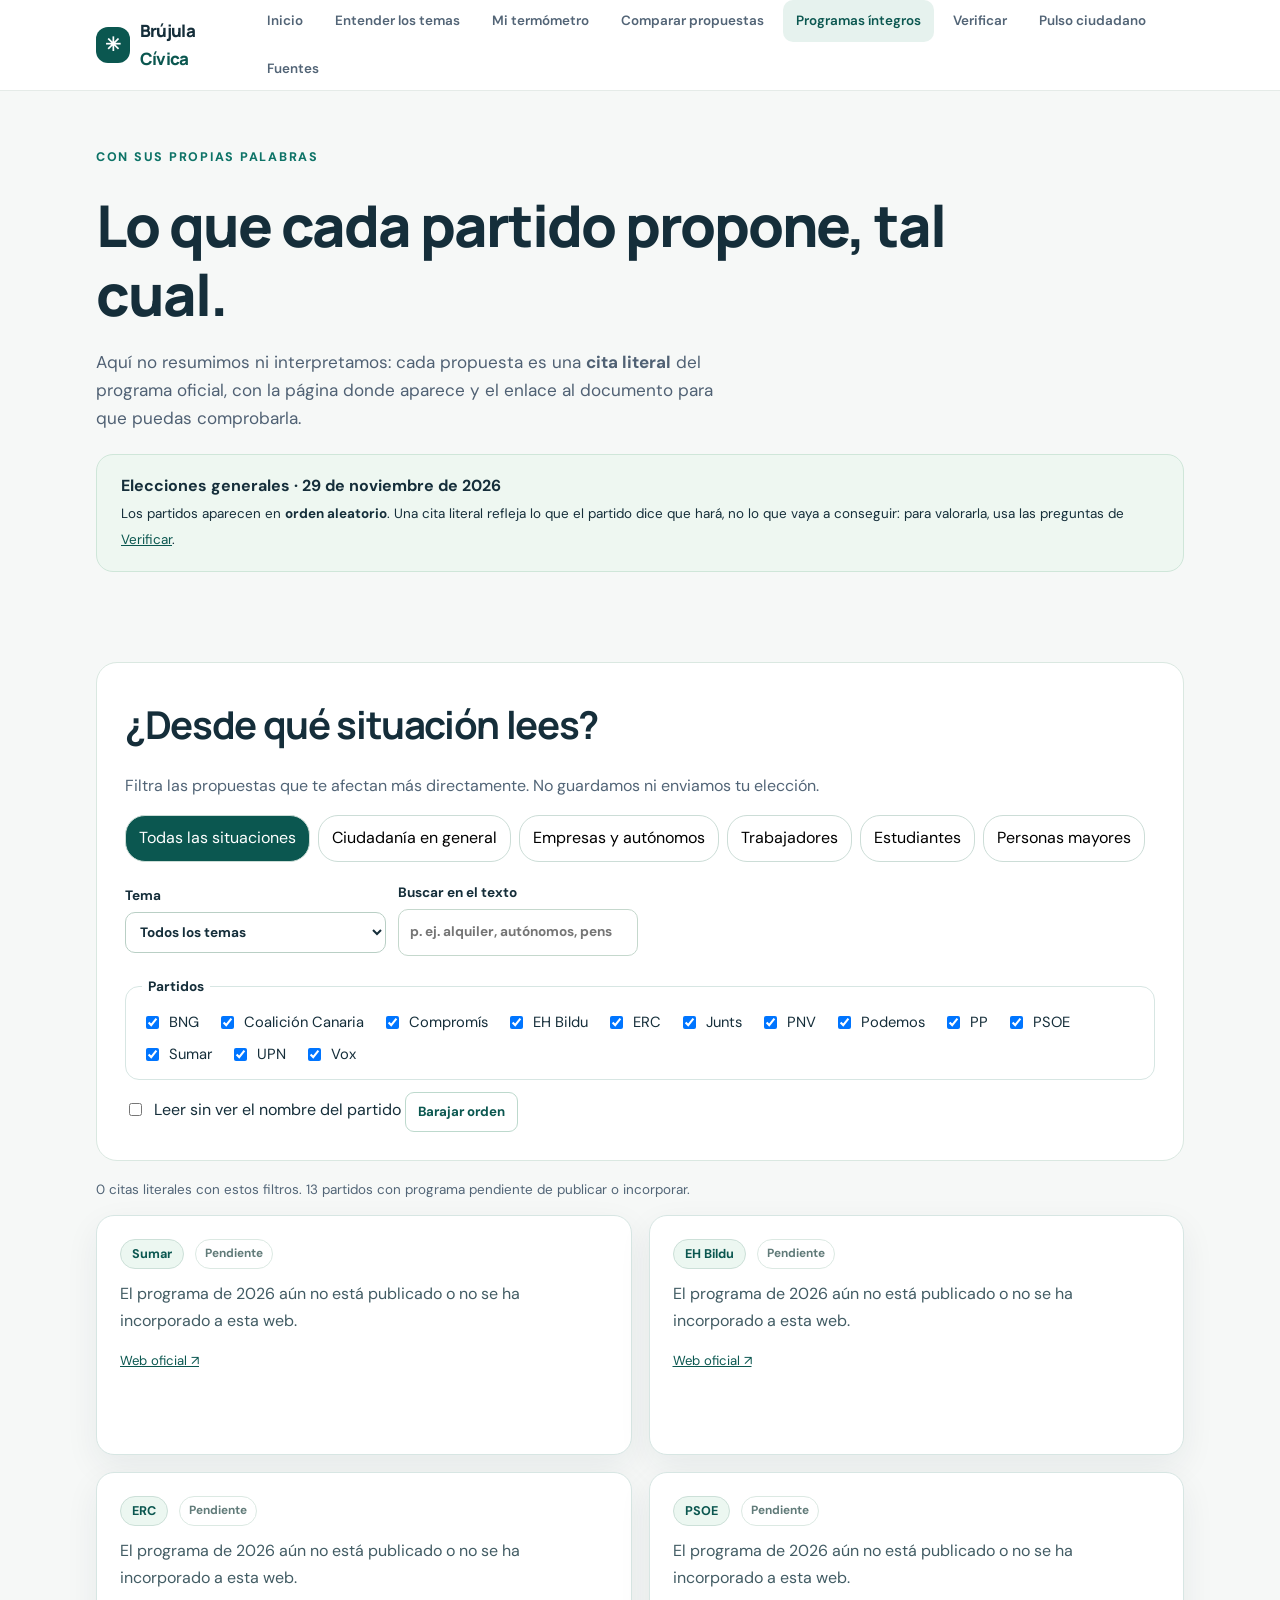
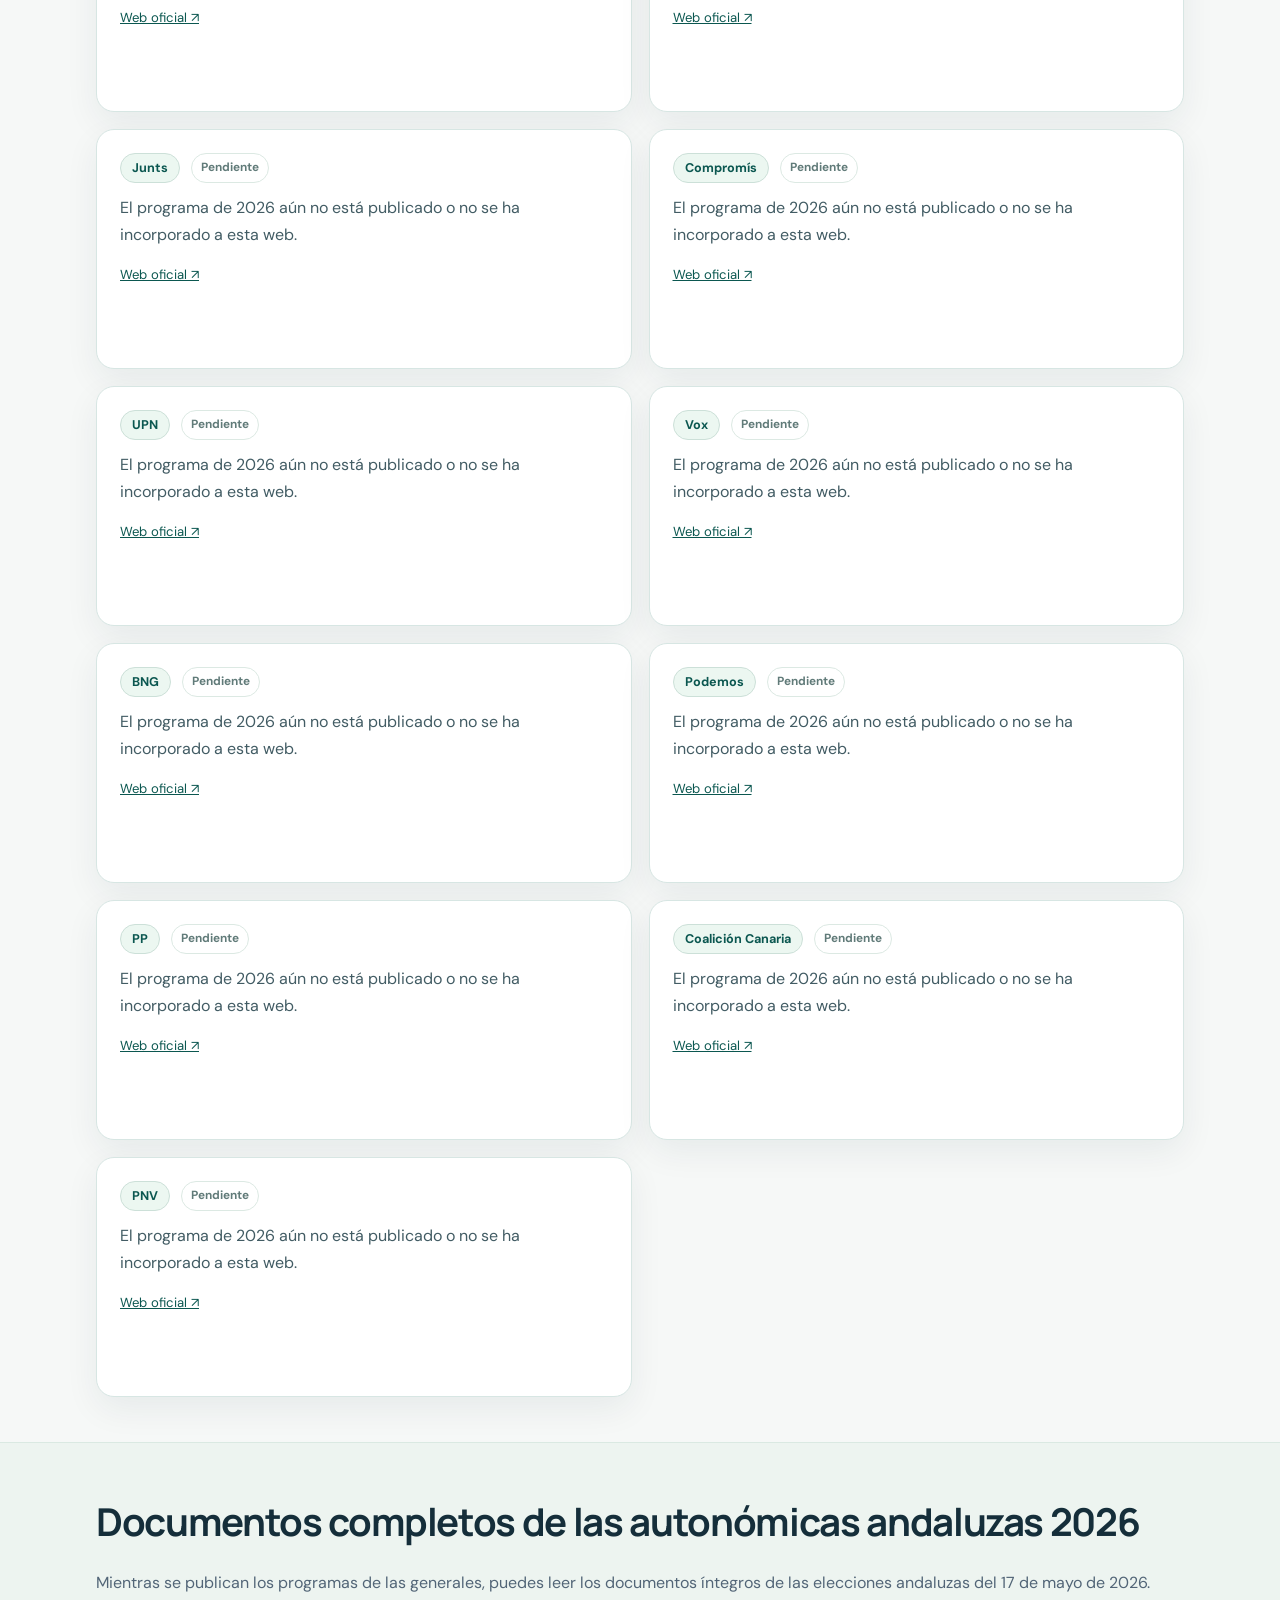
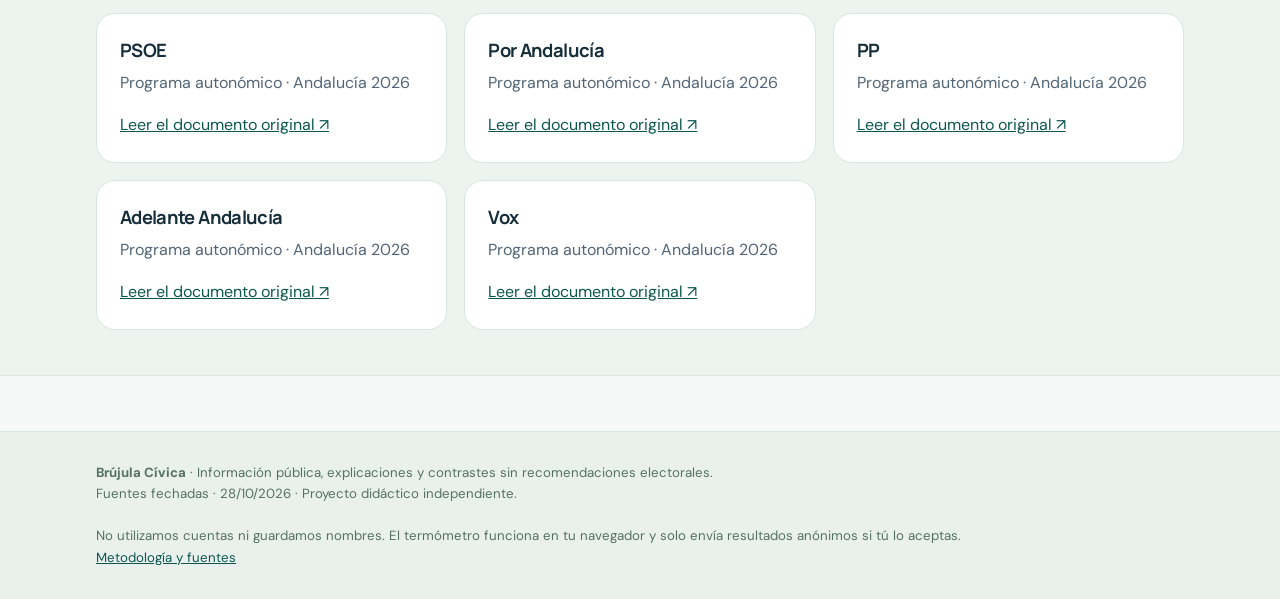
<file: programas.html>
<!doctype html><html lang="es"><head><meta charset="utf-8"><meta name="viewport" content="width=device-width, initial-scale=1"><meta name="description" content="Las propuestas de cada partido tal como ellos las publican, con enlace al documento original y filtros por situación personal."><title>Programas íntegros · Brújula Cívica</title><link rel="stylesheet" href="estilos.css"></head><body><div id="cabecera"></div><main id="contenido"><section class="page-head"><div class="container"><p class="eyebrow">Con sus propias palabras</p><h1>Lo que cada partido propone, tal cual.</h1><p class="lead">Aquí no resumimos ni interpretamos: cada propuesta es una <strong>cita literal</strong> del programa oficial, con la página donde aparece y el enlace al documento para que puedas comprobarla.</p><div class="strip"><strong id="eleccion"></strong><br><span class="small">Los partidos aparecen en <strong>orden aleatorio</strong>. Una cita literal refleja lo que el partido dice que hará, no lo que vaya a conseguir: para valorarla, usa las preguntas de <a href="aprender.html">Verificar</a>.</span></div></div></section><section class="section"><div class="container"><div class="band"><h2>¿Desde qué situación lees?</h2><p class="muted">Filtra las propuestas que te afectan más directamente. No guardamos ni enviamos tu elección.</p><div class="tabbar" id="perfiles" role="group" aria-label="Situación personal"></div><div class="select-row"><label for="tema">Tema<select id="tema"></select></label><label for="buscar">Buscar en el texto<input id="buscar" type="search" placeholder="p. ej. alquiler, autónomos, pensión" class="field" style="margin:0;min-height:0;min-width:240px"></label></div><fieldset class="party-pick"><legend>Partidos</legend><div id="partidos"></div></fieldset><label style="display:inline-flex;align-items:center;gap:9px;margin:5px 0 4px"><input type="checkbox" id="ciego"> Leer sin ver el nombre del partido</label> <button type="button" class="btn tiny light" id="barajar">Barajar orden</button></div><p id="resumen" class="small muted" aria-live="polite" style="margin-top:18px"></p><div id="lista" class="compare-grid"></div></div></section><section class="section soft"><div class="container"><h2>Documentos completos de las autonómicas andaluzas 2026</h2><p class="muted">Mientras se publican los programas de las generales, puedes leer los documentos íntegros de las elecciones andaluzas del 17 de mayo de 2026.</p><div id="andalucia" class="grid"></div></div></section></main><div id="pie"></div><script src="datos.js"></script><script src="programas.js"></script><script src="comun.js"></script><script>
document.getElementById('eleccion').textContent=PROGRAMAS.eleccion;
const barajar=a=>{a=[...a];for(let i=a.length-1;i>0;i--){const j=Math.floor(Math.random()*(i+1));[a[i],a[j]]=[a[j],a[i]]}return a};let orden=barajar(PROGRAMAS.partidos.map(p=>p.id));
let perfil='';const pf=document.getElementById('perfiles');function pintaPerfiles(){pf.innerHTML=[['','Todas las situaciones'],...Object.entries(PROGRAMAS.perfiles)].map(([k,n])=>`<button type="button" data-k="${k}" aria-pressed="${perfil===k}">${esc(n)}</button>`).join('');pf.querySelectorAll('button').forEach(b=>b.onclick=()=>{perfil=b.dataset.k;pintaPerfiles();pinta()})}
const tema=document.getElementById('tema');tema.innerHTML='<option value="">Todos los temas</option>'+DATOS.temas.map(t=>`<option value="${t.id}">${esc(t.label)}</option>`).join('');
const caja=document.getElementById('partidos');caja.innerHTML=PROGRAMAS.partidos.map(p=>`<label><input type="checkbox" value="${esc(p.id)}" checked> ${esc(p.id)}</label>`).join('');
const etiquetaTema=id=>(DATOS.temas.find(t=>t.id===id)||{label:id}).label;
function pinta(){const marcados=[...caja.querySelectorAll('input:checked')].map(x=>x.value),c=document.getElementById('ciego').checked,q=document.getElementById('buscar').value.trim().toLowerCase();let total=0,pendientes=0;const html=orden.filter(id=>marcados.includes(id)).map((id,i)=>{const p=PROGRAMAS.partidos.find(x=>x.id===id),nombre=c?'Partido '+String.fromCharCode(65+i):esc(id);if(!p.programa){pendientes++;return `<article class="proposal"><div class="topic-head"><span class="pill">${nombre}</span><span class="tag">Pendiente</span></div><p>El programa de 2026 aún no está publicado o no se ha incorporado a esta web.</p><div class="source">${c?'':`<a href="${p.web}" target="_blank" rel="noopener">Web oficial ↗</a>`}</div></article>`}const citas=p.citas.filter(x=>(!tema.value||x.tema===tema.value)&&(!perfil||x.perfiles.includes(perfil))&&(!q||x.texto.toLowerCase().includes(q)));total+=citas.length;return `<article class="proposal"><div class="topic-head"><span class="pill">${nombre}</span><span class="tag">${citas.length} cita${citas.length===1?'':'s'}</span></div>${citas.length?citas.map(x=>`<blockquote class="cita"><span class="mutedtag">${esc(etiquetaTema(x.tema))}</span><p>«${esc(x.texto)}»</p><a class="small" href="${p.programa}${x.pagina?'#page='+x.pagina:''}" target="_blank" rel="noopener">${x.pagina?'Página '+x.pagina+' del programa':'Programa'} ↗</a></blockquote>`).join(''):'<p class="muted">Sin citas para este filtro.</p>'}<div class="source">${c?'':`<a href="${p.programa}" target="_blank" rel="noopener">Programa completo ↗</a>`}</div></article>`}).join('');document.getElementById('lista').innerHTML=html||'<div class="blank">Selecciona al menos un partido.</div>';document.getElementById('resumen').textContent=`${total} citas literales con estos filtros.`+(pendientes?` ${pendientes} partido${pendientes===1?'':'s'} con programa pendiente de publicar o incorporar.`:'')}
document.querySelectorAll('#tema,#ciego,#partidos input').forEach(x=>x.addEventListener('change',pinta));document.getElementById('buscar').addEventListener('input',pinta);document.getElementById('barajar').onclick=()=>{orden=barajar(orden);pinta()};
document.getElementById('andalucia').innerHTML=barajar(DATOS.partidos).map(p=>`<div class="card flat"><h3>${esc(p.id)}</h3><p>Programa autonómico · Andalucía 2026</p><a href="${p.programa}" target="_blank" rel="noopener">Leer el documento original ↗</a></div>`).join('');
pintaPerfiles();pinta();
</script></body></html>
</file>
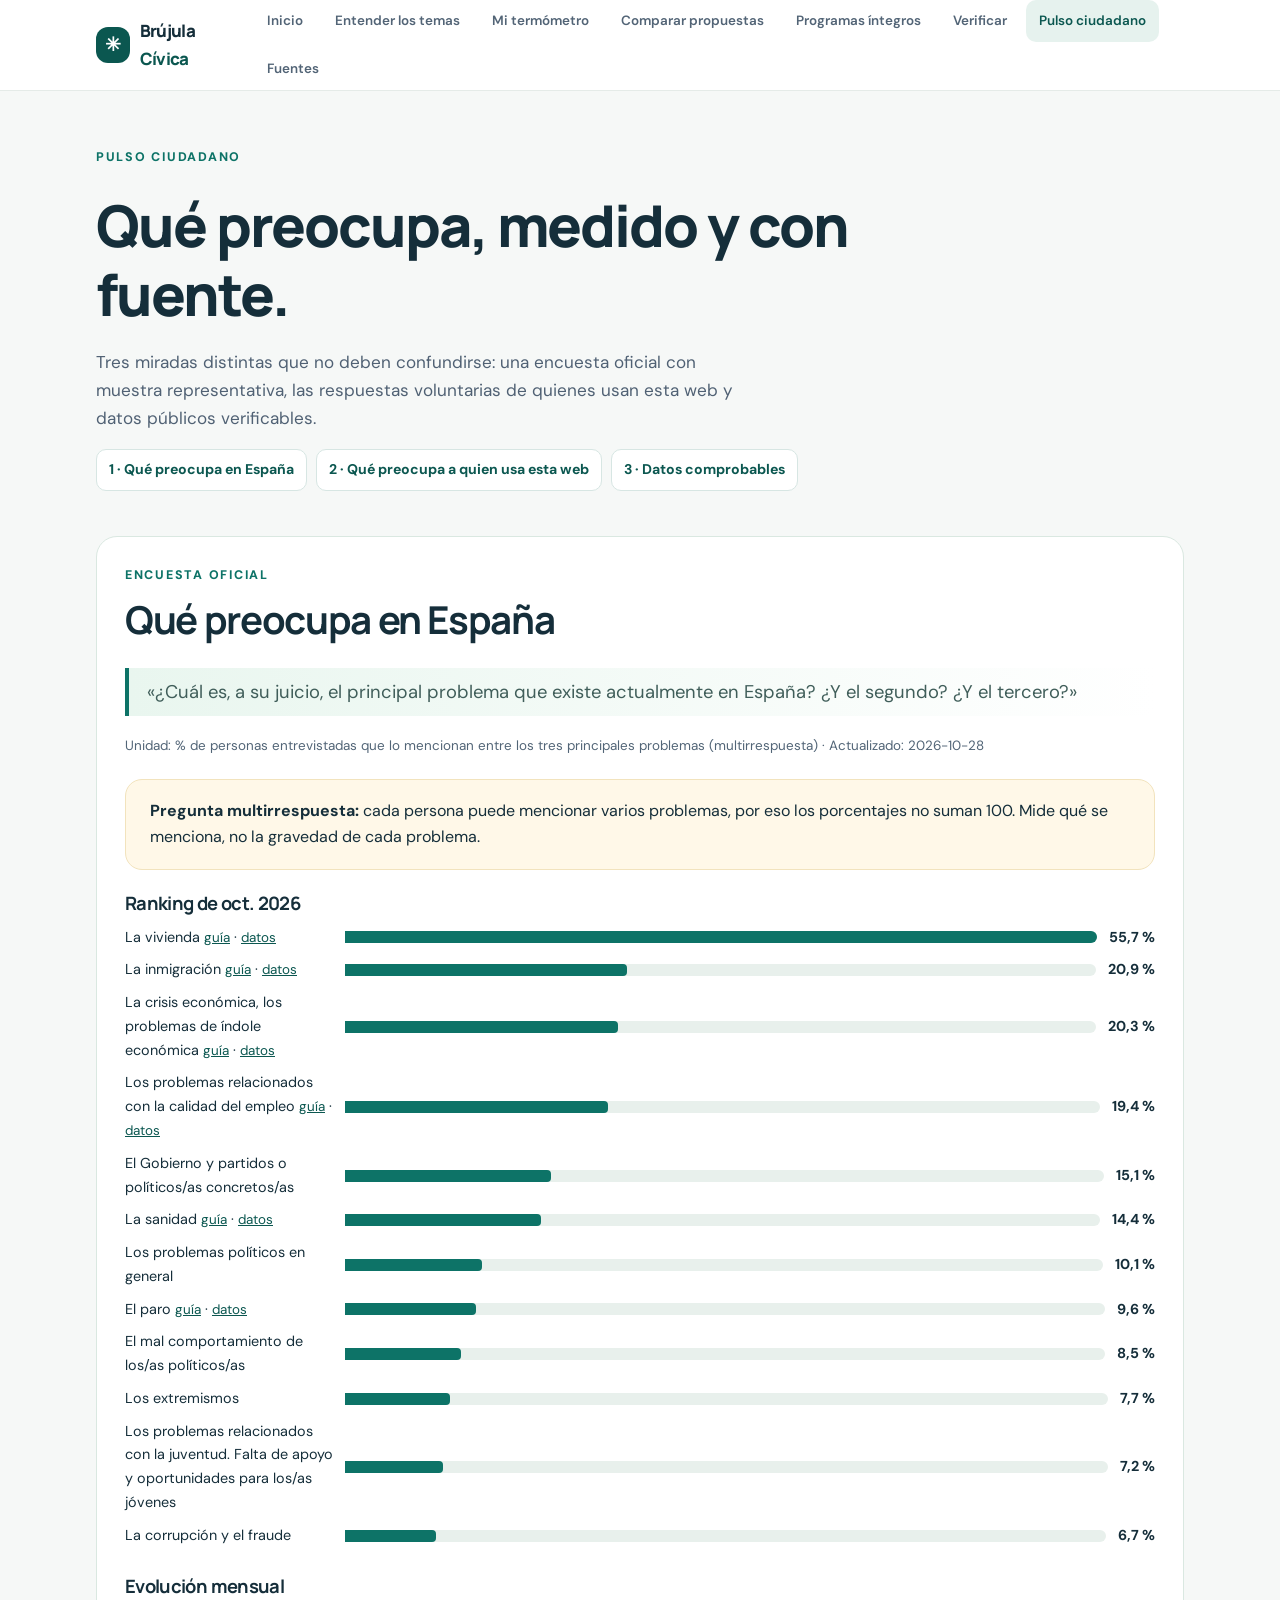
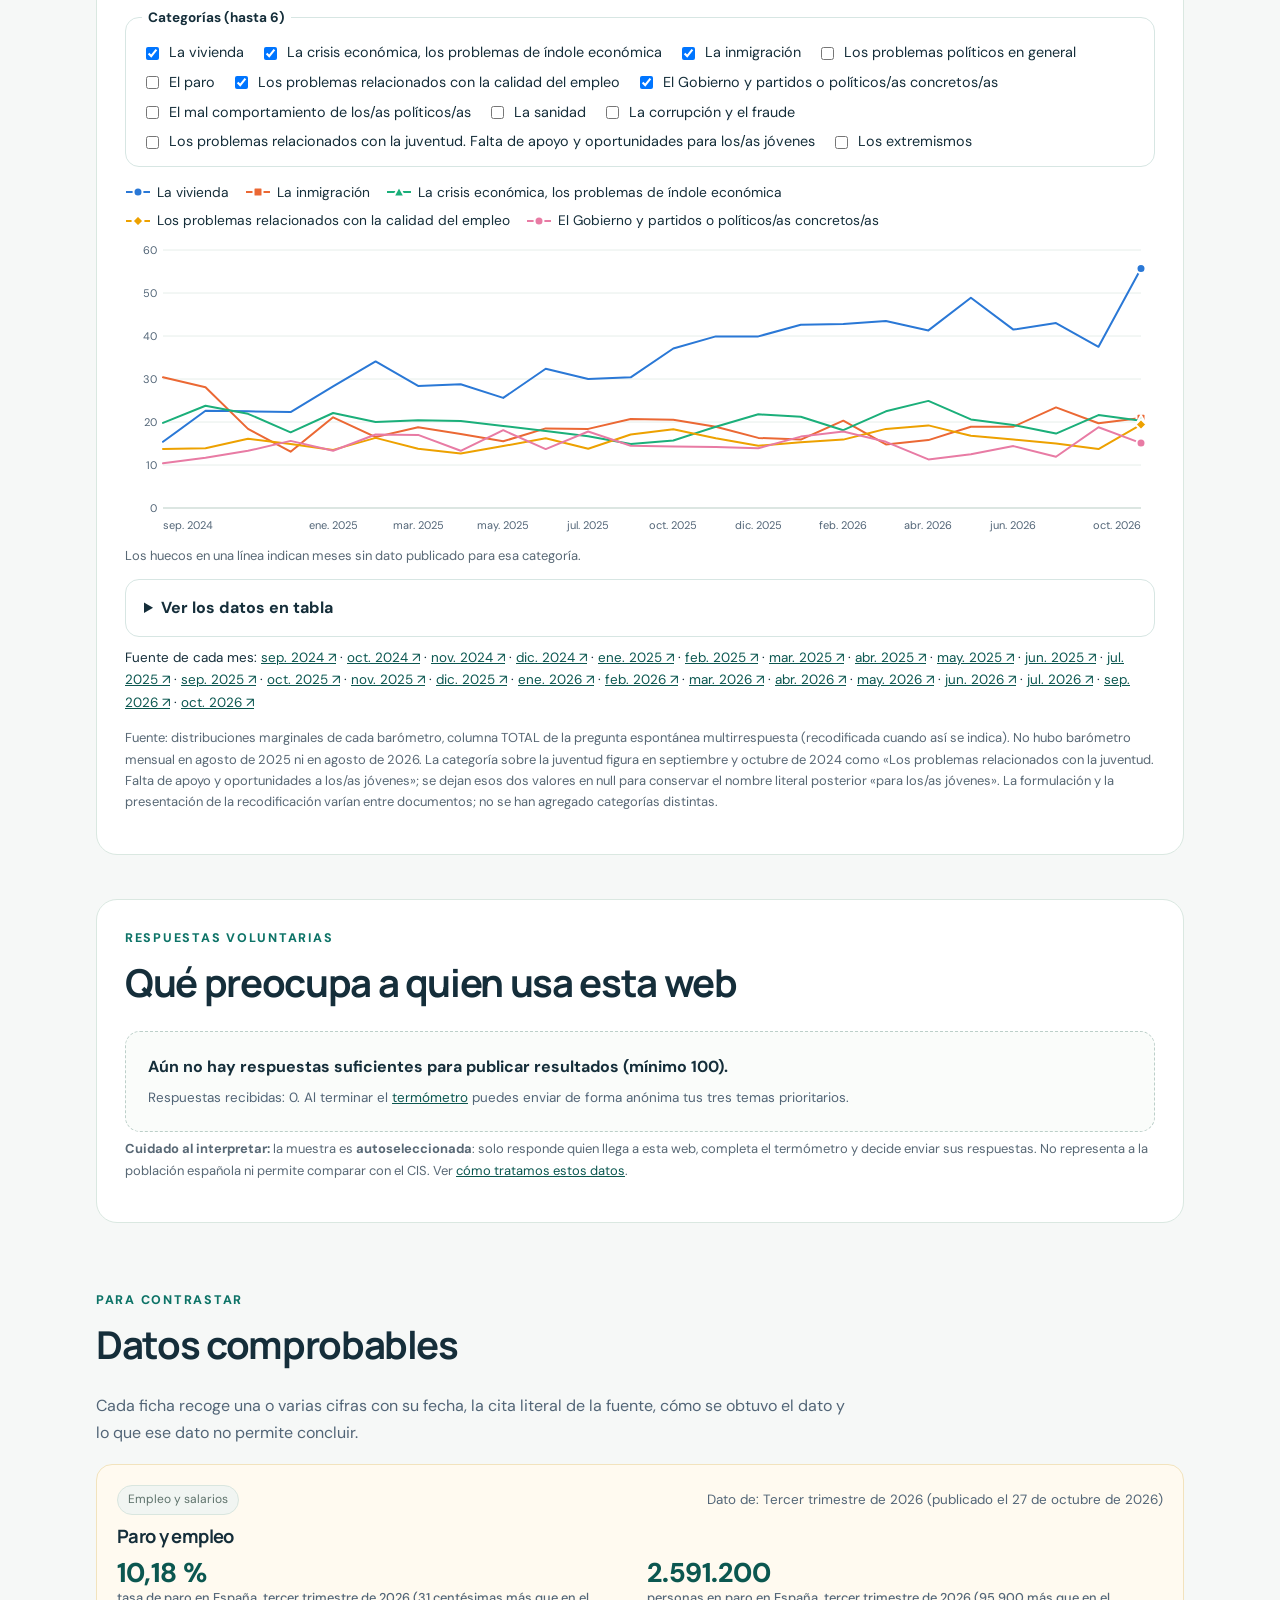
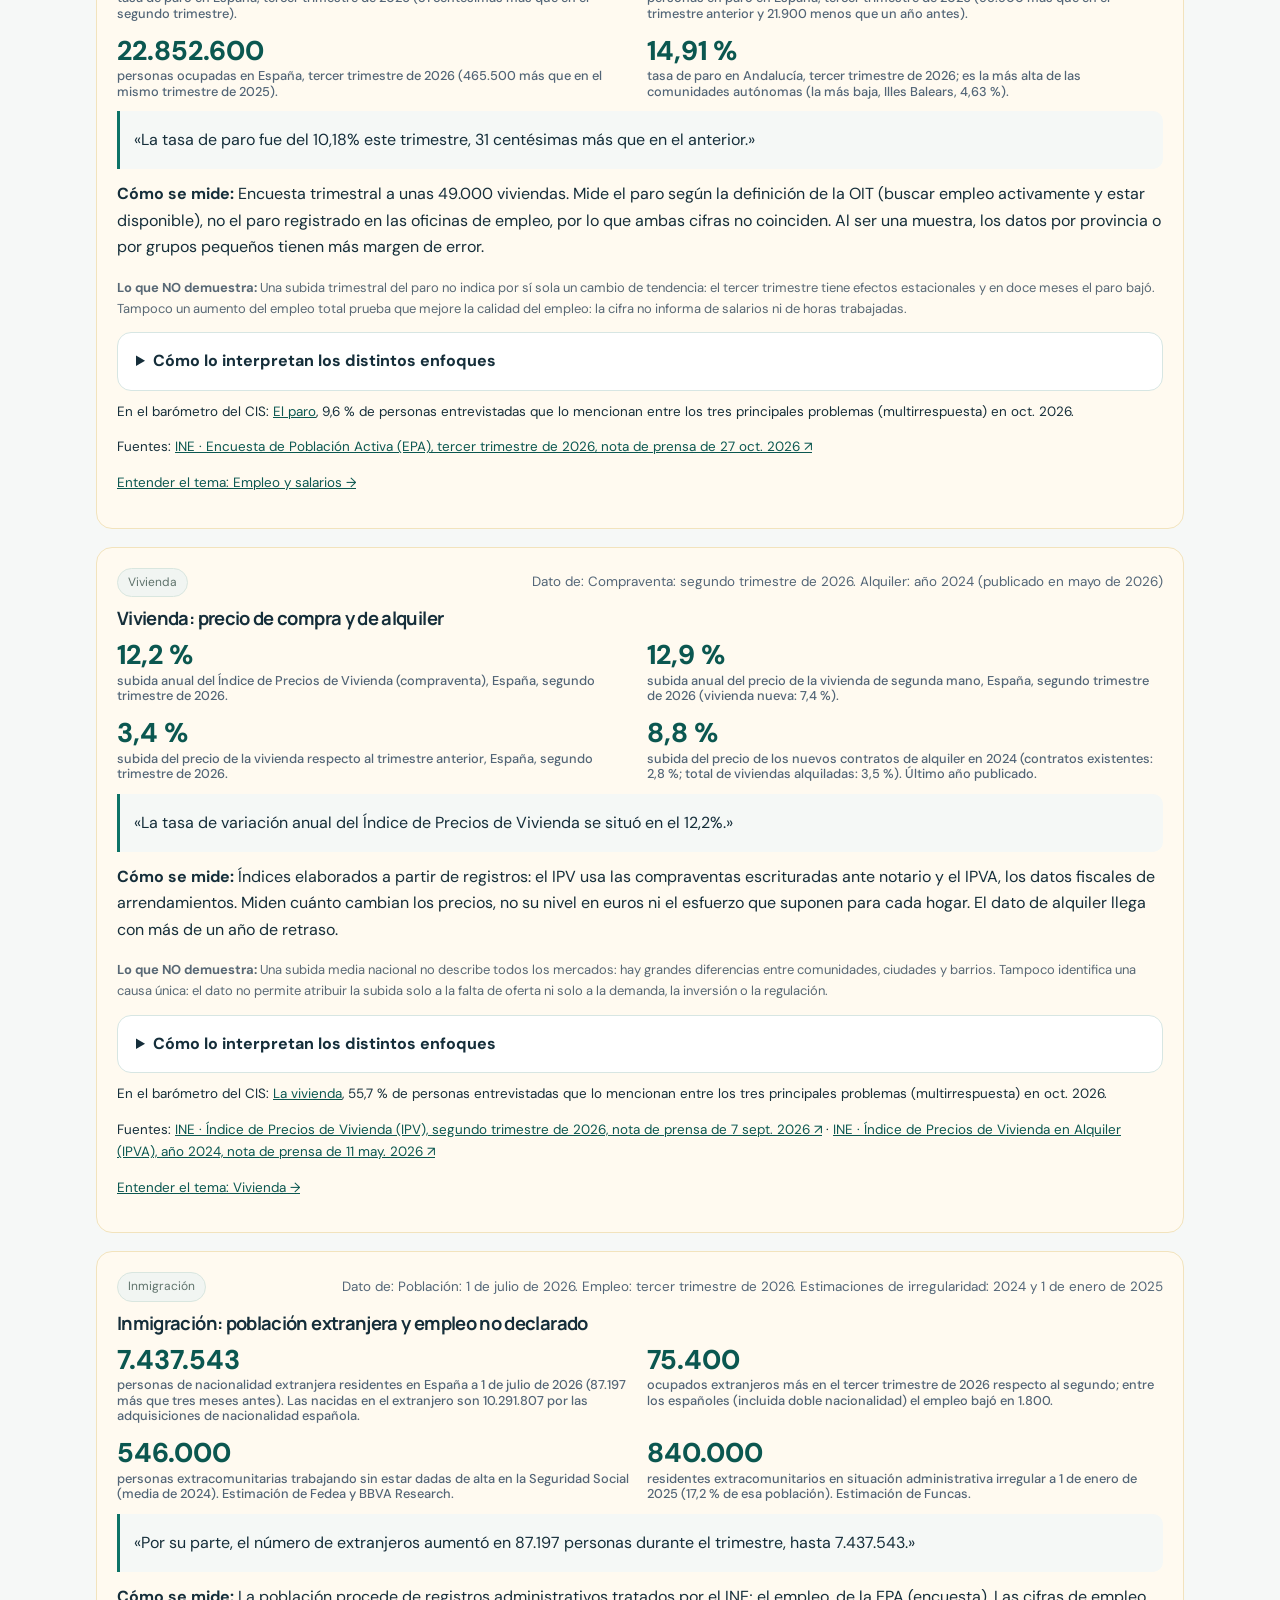
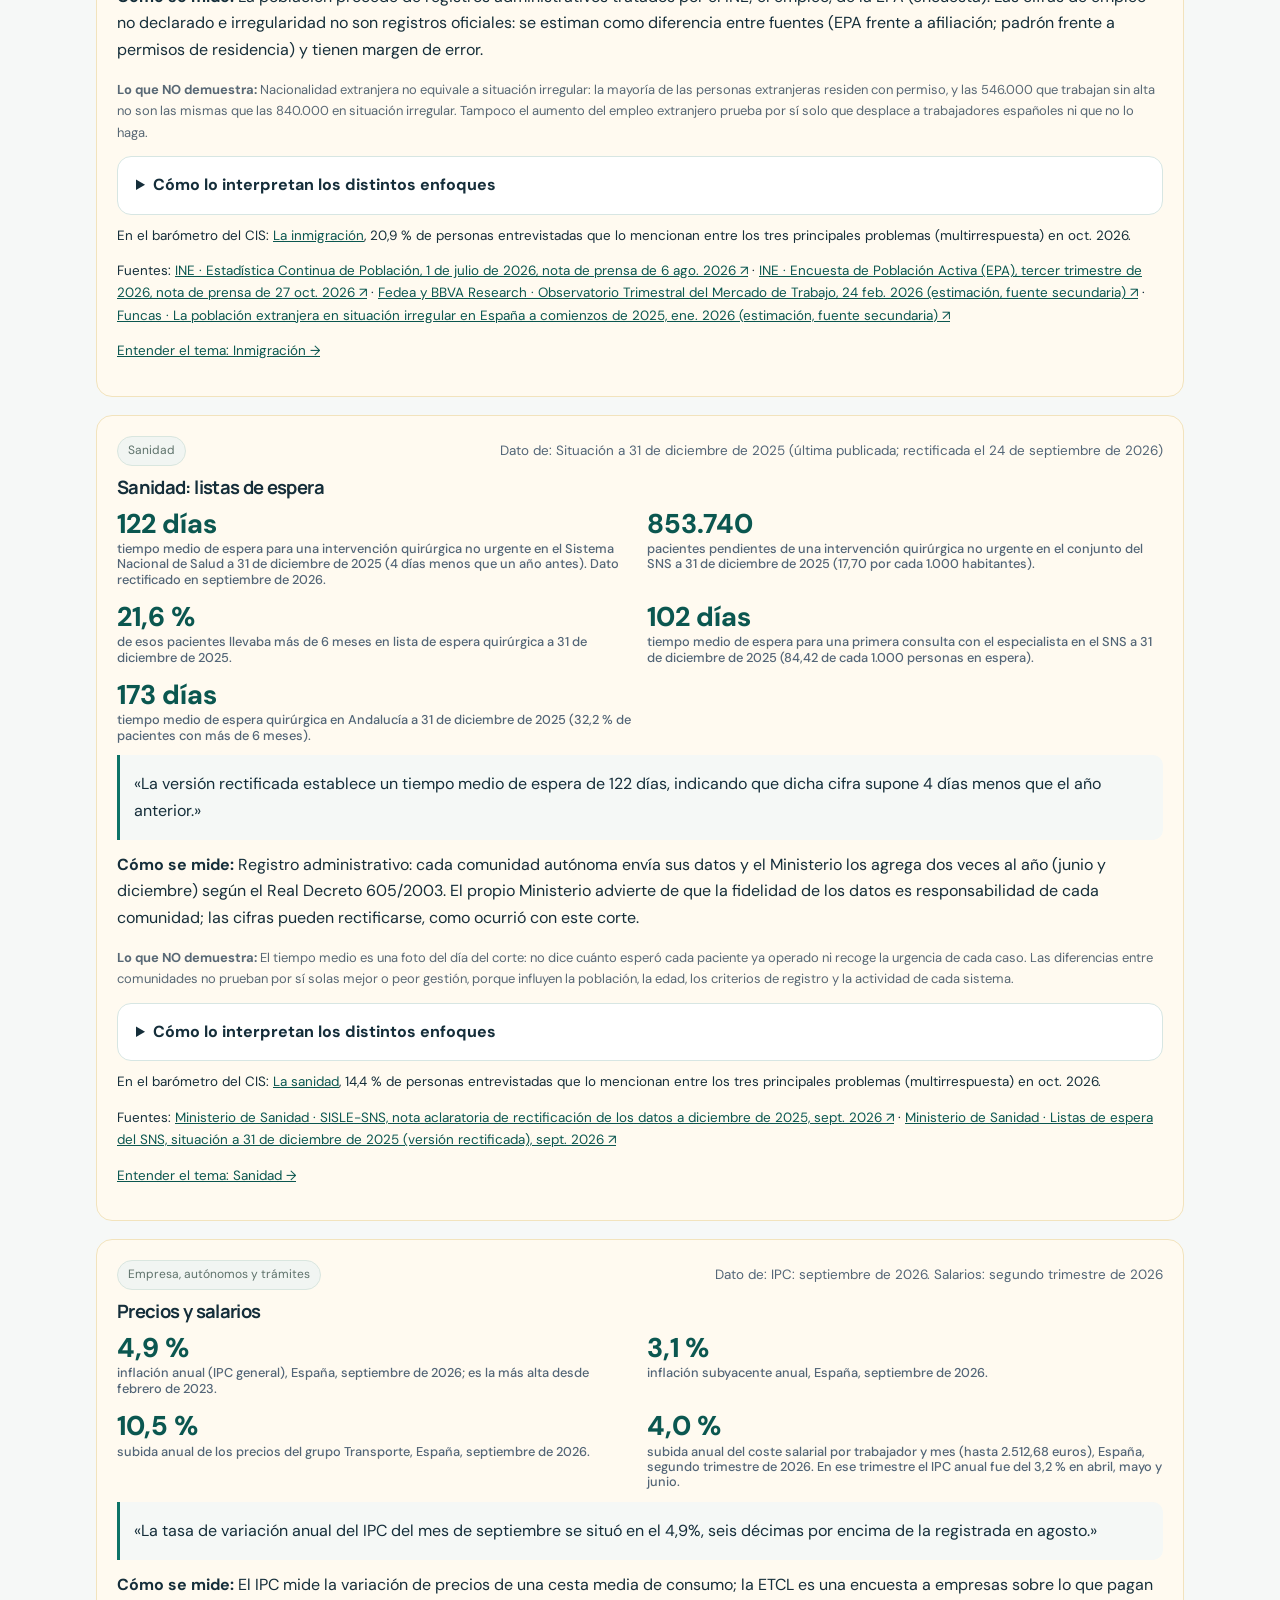
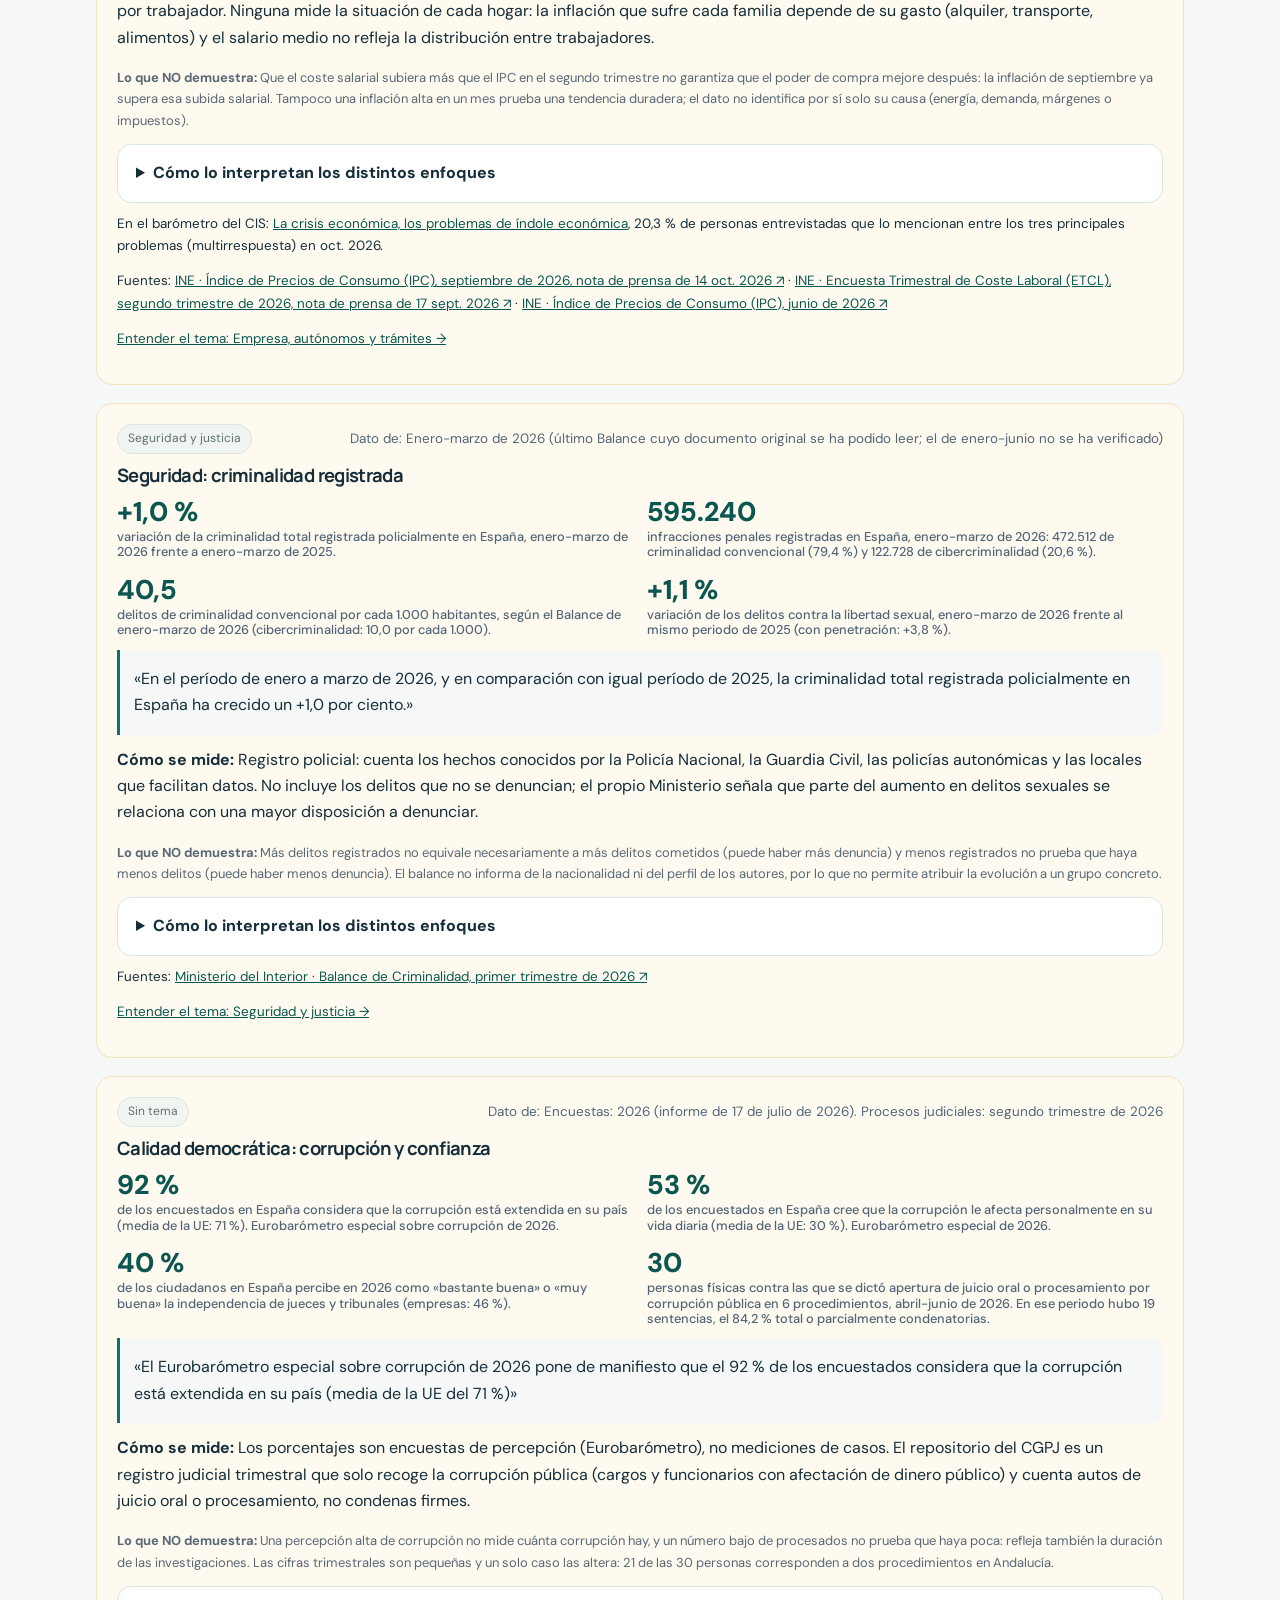
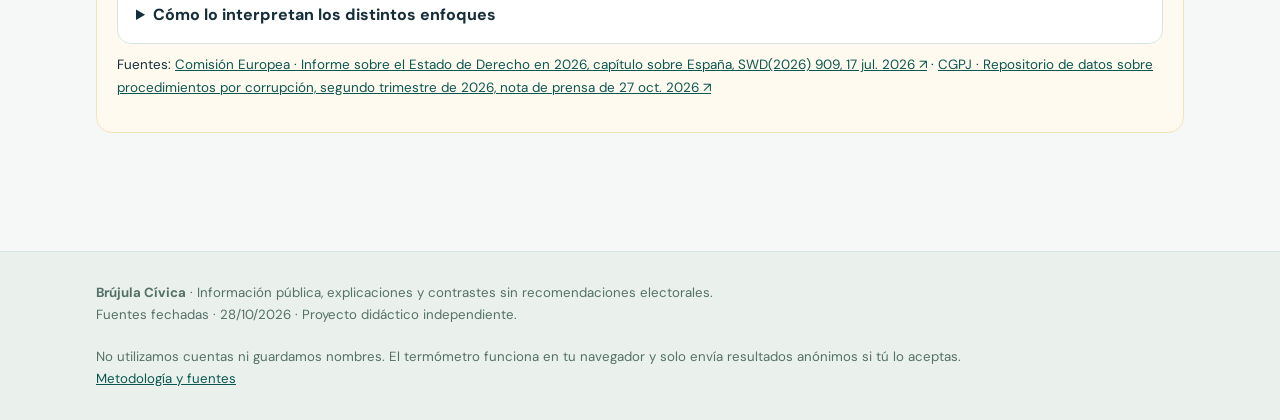
<file: pulso.html>
<!doctype html><html lang="es"><head><meta charset="utf-8"><meta name="viewport" content="width=device-width, initial-scale=1"><meta name="description" content="Qué problemas señala la población en el barómetro del CIS, qué prioridades eligen quienes usan esta web y fichas de datos comprobables con su fuente."><title>Pulso ciudadano · Brújula Cívica</title><link rel="stylesheet" href="estilos.css"></head><body><div id="cabecera"></div><main id="contenido"><section class="page-head"><div class="container"><p class="eyebrow">Pulso ciudadano</p><h1>Qué preocupa, medido y con fuente.</h1><p class="lead">Tres miradas distintas que no deben confundirse: una encuesta oficial con muestra representativa, las respuestas voluntarias de quienes usan esta web y datos públicos verificables.</p><div class="topiclinks" aria-label="Secciones de la página"><a href="#cis">1 · Qué preocupa en España</a><a href="#web">2 · Qué preocupa a quien usa esta web</a><a href="#fichas">3 · Datos comprobables</a></div></div></section>
<section class="section tight" id="cis"><div class="container"><div class="band"><p class="eyebrow">Encuesta oficial</p><h2>Qué preocupa en España</h2><div id="cis-cuerpo"></div></div></div></section>
<section class="section tight" id="web"><div class="container"><div class="band"><p class="eyebrow">Respuestas voluntarias</p><h2>Qué preocupa a quien usa esta web</h2><div id="web-cuerpo"></div></div></div></section>
<section class="section" id="fichas"><div class="container"><p class="eyebrow">Para contrastar</p><h2>Datos comprobables</h2><p class="muted readable">Cada ficha recoge una o varias cifras con su fecha, la cita literal de la fuente, cómo se obtuvo el dato y lo que ese dato no permite concluir.</p><div id="fichas-cuerpo"></div></div></section></main><div id="pie"></div><script src="datos.js"></script><script src="data/cis.js"></script><script src="data/fichas.js"></script><script src="data/web.js"></script><script src="comun.js"></script><script>
(function(){
const $=s=>document.querySelector(s);
const enPreparacion=(que)=>`<div class="blank"><strong>Datos en preparación.</strong> <span class="muted">${esc(que)}</span></div>`;
const url=u=>/^https?:\/\//i.test(String(u||''))?esc(u):'#';
const idTema=t=>/^[a-z0-9_-]+$/i.test(String(t||''))?String(t):'';
const temas=typeof DATOS!=='undefined'&&Array.isArray(DATOS.temas)?DATOS.temas:[];
const nombreTema=id=>(temas.find(t=>t.id===id)||{}).label||id;
const pct=v=>Number(v).toLocaleString('es-ES',{maximumFractionDigits:1});
const MESES=['ene.','feb.','mar.','abr.','may.','jun.','jul.','ago.','sep.','oct.','nov.','dic.'];
const mes=m=>{const r=/^(\d{4})-(\d{2})$/.exec(m||'');return r?`${MESES[+r[2]-1]||r[2]} ${r[1]}`:String(m||'')};
const fichas=typeof FICHAS!=='undefined'&&Array.isArray(FICHAS)?FICHAS:null;
const cis=typeof CIS!=='undefined'&&CIS&&Array.isArray(CIS.meses)&&Array.isArray(CIS.series)&&CIS.meses.length?CIS:null;
const barras=(filas,max,etiqueta)=>`<ol class="pulso-barras">${filas.map(f=>`<li><span class="pb-nombre">${f.nombre}</span><span class="pb-pista" aria-hidden="true"><span style="width:${max>0?Math.max(1,f.valor/max*100).toFixed(1):0}%"></span></span><span class="pb-valor">${esc(etiqueta(f.valor))}</span></li>`).join('')}</ol>`;

/* 1 · Barómetro del CIS */
const SERIE_COLORES=['#2a78d6','#eb6834','#1baf7a','#eda100','#e87ba4','#008300'];
const MARCAS=['circulo','cuadrado','triangulo','rombo','circulo','cuadrado'];
const MAX_SEL=SERIE_COLORES.length;
let seleccion=[];/* [{i: índice de serie, c: color fijo}] */
function pintaCIS(){
 const cont=$('#cis-cuerpo');
 if(!cis){cont.innerHTML=enPreparacion('Aquí se mostrará la evolución de los problemas que la población señala en el barómetro mensual del CIS.');return}
 const M=cis.meses,S=cis.series.filter(s=>s&&Array.isArray(s.valores));
 const num=v=>typeof v==='number'&&isFinite(v);
 let ult=M.length-1;while(ult>0&&!S.some(s=>num(s.valores[ult])))ult--;
 const orden=S.map((s,i)=>({s,i,v:s.valores[ult]})).filter(x=>num(x.v)).sort((a,b)=>b.v-a.v);
 seleccion=orden.slice(0,5).map((x,k)=>({i:S.indexOf(x.s),c:SERIE_COLORES[k]}));
 const unidad=cis.unidad||'%';
 const fuentes=cis.fuentes&&typeof cis.fuentes==='object'?cis.fuentes:{};
 const conFicha=new Set((fichas||[]).map(f=>f&&f.tema));
 const filas=orden.map(x=>{const t=idTema(x.s.tema);return{valor:x.v,nombre:`${esc(x.s.categoria)}${t?` <a class="small" href="temas.html#${t}">guía</a>`:''}${t&&conFicha.has(x.s.tema)?` · <a class="small" href="#ficha-tema-${t}">datos</a>`:''}`}});
 cont.innerHTML=`${cis.pregunta?`<p class="aside-quote">«${esc(cis.pregunta)}»</p>`:''}<p class="small muted">Unidad: ${esc(unidad)}${cis.actualizado?` · Actualizado: ${esc(cis.actualizado)}`:''}</p><div class="strip warning"><strong>Pregunta multirrespuesta:</strong> cada persona puede mencionar varios problemas, por eso los porcentajes no suman 100. Mide qué se menciona, no la gravedad de cada problema.</div>
 <h3>Ranking de ${esc(mes(M[ult]))}</h3>${orden.length?barras(filas,orden[0].v,v=>`${pct(v)} %`):'<p class="muted">No hay valores para este mes.</p>'}
 <h3 style="margin-top:28px">Evolución mensual</h3><fieldset class="party-pick"><legend>Categorías (hasta ${MAX_SEL})</legend><div id="cis-sel" class="pulso-sel"></div></fieldset><p id="cis-aviso" class="small muted" aria-live="polite"></p><div id="cis-leyenda" class="pulso-leyenda"></div><div class="pulso-grafico" id="cis-grafico"></div><p class="footnote">Los huecos en una línea indican meses sin dato publicado para esa categoría.</p>
 <details><summary>Ver los datos en tabla</summary><div class="pulso-tabla-wrap" tabindex="0" role="region" aria-label="Tabla de datos del barómetro"><table class="pulso-tabla"><caption class="small muted">${esc(cis.pregunta||'Barómetro del CIS')} (${esc(unidad)})</caption><thead><tr><th scope="col">Categoría</th>${M.map(m=>`<th scope="col">${esc(mes(m))}</th>`).join('')}</tr></thead><tbody>${S.map(s=>`<tr><th scope="row">${esc(s.categoria)}</th>${M.map((m,j)=>`<td>${num(s.valores[j])?esc(pct(s.valores[j])):'—'}</td>`).join('')}</tr>`).join('')}</tbody></table></div></details>
 ${M.some(m=>url(fuentes[m])!=='#')?`<p class="small">Fuente de cada mes: ${M.filter(m=>url(fuentes[m])!=='#').map(m=>`<a href="${url(fuentes[m])}" target="_blank" rel="noopener noreferrer">${esc(mes(m))} ↗</a>`).join(' · ')}</p>`:''}${cis.notas?`<p class="footnote">${esc(cis.notas)}</p>`:''}`;
 const sel=$('#cis-sel');
 sel.innerHTML=S.map((s,i)=>`<label><input type="checkbox" value="${i}"> ${esc(s.categoria)}</label>`).join('');
 const sincroniza=()=>sel.querySelectorAll('input').forEach(x=>{x.checked=seleccion.some(o=>o.i===+x.value)});
 sel.addEventListener('change',e=>{const i=+e.target.value;
  if(e.target.checked){if(seleccion.length>=MAX_SEL){e.target.checked=false;$('#cis-aviso').textContent=`Puedes comparar hasta ${MAX_SEL} categorías a la vez. Desmarca una para añadir otra.`;return}
   const libre=SERIE_COLORES.find(c=>!seleccion.some(o=>o.c===c));seleccion.push({i,c:libre})}
  else seleccion=seleccion.filter(o=>o.i!==i);
  $('#cis-aviso').textContent='';dibuja()});
 sincroniza();
 const dibuja=()=>dibujaLineas(M,S,unidad);dibuja();
 let ancho=0;addEventListener('resize',()=>{const w=$('#cis-grafico').clientWidth;if(w!==ancho){ancho=w;dibuja()}});
}
function marca(tipo,x,y,c){const r=4.5;
 if(tipo==='cuadrado')return`<rect x="${x-r}" y="${y-r}" width="${2*r}" height="${2*r}" rx="1.5" fill="${c}" stroke="#fff" stroke-width="2"/>`;
 if(tipo==='triangulo')return`<path d="M${x} ${y-r-1}L${x+r+1} ${y+r}L${x-r-1} ${y+r}Z" fill="${c}" stroke="#fff" stroke-width="2"/>`;
 if(tipo==='rombo')return`<path d="M${x} ${y-r-1}L${x+r+1} ${y}L${x} ${y+r+1}L${x-r-1} ${y}Z" fill="${c}" stroke="#fff" stroke-width="2"/>`;
 return`<circle cx="${x}" cy="${y}" r="${r}" fill="${c}" stroke="#fff" stroke-width="2"/>`}
function dibujaLineas(M,S,unidad){
 const g=$('#cis-grafico'),ley=$('#cis-leyenda');
 const num=v=>typeof v==='number'&&isFinite(v);
 const tipoDe=o=>MARCAS[SERIE_COLORES.indexOf(o.c)];
 ley.innerHTML=seleccion.map(o=>`<span><svg width="26" height="14" aria-hidden="true"><line x1="1" y1="7" x2="25" y2="7" stroke="${o.c}" stroke-width="2"/>${marca(tipoDe(o),13,7,o.c)}</svg>${esc(S[o.i].categoria)}</span>`).join('');
 if(!seleccion.length){g.innerHTML='<p class="muted small">Selecciona al menos una categoría para ver su evolución.</p>';return}
 const W=Math.max(280,g.clientWidth||600),H=W<500?240:300,ml=38,mr=14,mt=12,mb=30,iw=W-ml-mr,ih=H-mt-mb;
 let max=0;seleccion.forEach(o=>S[o.i].valores.forEach(v=>{if(num(v)&&v>max)max=v}));
 const paso=max<=10?2:max<=25?5:max<=60?10:20;const top=Math.max(paso,Math.ceil(max/paso)*paso);
 const X=j=>ml+(M.length===1?iw/2:j*iw/(M.length-1)),Y=v=>mt+ih-v/top*ih;
 let svg=`<svg class="pulso-svg" width="${W}" height="${H}" viewBox="0 0 ${W} ${H}" role="img" aria-label="Evolución mensual de ${esc(seleccion.map(o=>S[o.i].categoria).join(', '))}. Los valores exactos están en la tabla."><g class="ejes">`;
 for(let v=0;v<=top;v+=paso)svg+=`<line x1="${ml}" x2="${W-mr}" y1="${Y(v)}" y2="${Y(v)}" stroke="${v?'#e6eeea':'#b9cdc5'}"/><text x="${ml-6}" y="${Y(v)+4}" text-anchor="end">${v}</text>`;
 const salto=Math.ceil(M.length/Math.max(2,Math.floor(iw/62)));
 const ultimo=M.length-1;
 const AE=58,ext=j=>{const a=ultimo===0?'middle':j===ultimo?'end':j===0?'start':'middle',x=X(j);return{a,x0:a==='start'?x:a==='end'?x-AE:x-AE/2,x1:a==='start'?x+AE:a==='end'?x:x+AE/2}};
 const limite=ext(ultimo).x0-8;let prev=-Infinity;
 M.forEach((m,j)=>{const e=ext(j);if(j===ultimo||j%salto===0&&e.x0>=prev+8&&e.x1<=limite){svg+=`<text x="${X(j)}" y="${H-9}" text-anchor="${e.a}">${esc(mes(m))}</text>`;prev=e.x1}});
 svg+=`</g><line id="cis-cruz" x1="0" x2="0" y1="${mt}" y2="${mt+ih}" stroke="#7d918a" stroke-dasharray="3 3" visibility="hidden"/>`;
 seleccion.forEach(o=>{const vs=S[o.i].valores;let d='',dentro=false;
  M.forEach((m,j)=>{const v=vs[j];if(num(v)){d+=`${dentro?'L':'M'}${X(j).toFixed(1)} ${Y(v).toFixed(1)}`;dentro=true}else dentro=false});
  svg+=`<path d="${d}" fill="none" stroke="${o.c}" stroke-width="2" stroke-linejoin="round" stroke-linecap="round"/>`;
  M.forEach((m,j)=>{const v=vs[j];const aislado=num(v)&&!num(vs[j-1])&&!num(vs[j+1]);if(num(v)&&(j===M.length-1||aislado||M.length<=12))svg+=marca(tipoDe(o),X(j),Y(v),o.c)})});
 svg+=`<rect x="${ml}" y="${mt}" width="${iw}" height="${ih}" fill="transparent" id="cis-zona"/></svg><div class="pulso-tip" id="cis-tip" hidden></div>`;
 g.innerHTML=svg;
 const zona=$('#cis-zona'),tip=$('#cis-tip'),cruz=$('#cis-cruz');
 const mueve=e=>{const r=zona.getBoundingClientRect();const px=(e.clientX-r.left)/r.width*iw;const j=Math.max(0,Math.min(M.length-1,Math.round(M.length===1?0:px/iw*(M.length-1))));
  cruz.setAttribute('x1',X(j));cruz.setAttribute('x2',X(j));cruz.setAttribute('visibility','visible');
  const filas=seleccion.map(o=>({o,v:S[o.i].valores[j]})).sort((a,b)=>(num(b.v)?b.v:-1)-(num(a.v)?a.v:-1));
  tip.innerHTML=`<strong>${esc(mes(M[j]))}</strong>${filas.map(f=>`<span><i style="background:${f.o.c}"></i>${esc(S[f.o.i].categoria)}: <b>${num(f.v)?esc(pct(f.v)+' '+unidad):'sin dato'}</b></span>`).join('')}`;
  tip.hidden=false;const tw=tip.offsetWidth;let left=X(j)+12;if(left+tw>W)left=X(j)-12-tw;tip.style.left=Math.max(0,left)+'px';tip.style.top=mt+'px'};
 zona.addEventListener('pointermove',mueve);zona.addEventListener('pointerdown',mueve);
 zona.addEventListener('pointerleave',()=>{tip.hidden=true;cruz.setAttribute('visibility','hidden')});
}

/* 2 · Respuestas de la web */
const PERFILES={ciudadania:'Ciudadanía en general',empresa:'Empresario/a',autonomo:'Autónomo/a',trabajo:'Trabajador/a',estudios:'Estudiante',mayores:'Persona mayor / jubilada',familia:'Cuidado de familia',otro:'Otra'};
function pintaWeb(){
 const cont=$('#web-cuerpo');
 const aviso='<p class="footnote"><strong>Cuidado al interpretar:</strong> la muestra es <strong>autoseleccionada</strong>: solo responde quien llega a esta web, completa el termómetro y decide enviar sus respuestas. No representa a la población española ni permite comparar con el CIS. Ver <a href="fuentes.html#privacidad">cómo tratamos estos datos</a>.</p>';
 if(typeof WEB==='undefined'||!WEB||typeof WEB!=='object'){cont.innerHTML=enPreparacion('Aquí se publicarán, de forma agregada, las prioridades elegidas en el termómetro por quienes acepten enviarlas.')+aviso;return}
 const n=Number(WEB.n)||0;
 if(n<100){cont.innerHTML=`<div class="blank"><strong>Aún no hay respuestas suficientes para publicar resultados (mínimo 100).</strong><p class="small muted" style="margin-bottom:0">Respuestas recibidas: ${esc(n)}. Al terminar el <a href="termometro.html">termómetro</a> puedes enviar de forma anónima tus tres temas prioritarios.</p></div>${aviso}`;return}
 const aFilas=(obj,nombre)=>Object.entries(obj&&typeof obj==='object'?obj:{}).map(([k,v])=>({k,v:Number(v)})).filter(x=>isFinite(x.v)&&x.v>=10).sort((a,b)=>b.v-a.v).map(x=>({valor:x.v/n*100,nombre:esc(nombre(x.k))}));
 const prio=aFilas(WEB.prioridades,nombreTema),perf=aFilas(WEB.perfiles,k=>PERFILES[k]||k);
 cont.innerHTML=`<p class="small muted">${esc(n.toLocaleString('es-ES'))} respuestas${WEB.actualizado?` · Actualizado: ${esc(WEB.actualizado)}`:''}</p><div class="strip warning">Cada persona elige hasta 3 temas, por eso los porcentajes no suman 100. No se muestran grupos de menos de 10 personas.</div><h3>Temas elegidos como prioritarios</h3>${prio.length?barras(prio,prio[0].valor,v=>`${pct(v)} %`):'<p class="muted">Sin datos publicables.</p>'}${perf.length?`<details><summary>Situación declarada de quienes respondieron</summary>${barras(perf,perf[0].valor,v=>`${pct(v)} %`)}<p class="small muted">Porcentaje sobre el total de respuestas; el resto prefirió no decirlo o pertenece a grupos de menos de 10 personas.</p></details>`:''}${aviso}`;
}

/* 3 · Fichas de datos */
function pintaFichas(){
 const cont=$('#fichas-cuerpo');
 if(!fichas){cont.innerHTML=enPreparacion('Aquí se publicarán fichas con cifras oficiales, su método y sus límites.');return}
 if(!fichas.length){cont.innerHTML='<p class="muted">Todavía no hay fichas publicadas.</p>';return}
 const vistos=new Set();
 cont.innerHTML=fichas.filter(f=>f&&typeof f==='object').map(f=>{
  const t=idTema(f.tema);const ancla=t&&!vistos.has(t)?` id="ficha-tema-${t}"`:'';if(t)vistos.add(t);
  const serie=cis&&t?cis.series.find(s=>s&&s.tema===f.tema):null;
  let rel='';if(serie){const vs=serie.valores||[];let j=vs.length-1;while(j>=0&&!(typeof vs[j]==='number'&&isFinite(vs[j])))j--;
   rel=`<p class="small">En el barómetro del CIS: <a href="#cis">${esc(serie.categoria)}</a>${j>=0?`, ${esc(pct(vs[j]))} ${esc(cis.unidad||'%')} en ${esc(mes(cis.meses[j]))}`:''}.</p>`}
  const cifras=Array.isArray(f.cifras)?f.cifras:[],fu=Array.isArray(f.fuentes)?f.fuentes:[],lec=Array.isArray(f.lecturas)?f.lecturas:[];
  return`<article class="datos-box pulso-ficha"${ancla}><div class="row"><span class="mutedtag">${esc(t?nombreTema(t):'Sin tema')}</span>${f.fecha?`<span class="small muted">Dato de: ${esc(f.fecha)}</span>`:''}</div><h3 style="margin-top:10px"${f.id?` id="ficha-${esc(f.id)}"`:''}>${esc(f.titulo)}</h3>${cifras.length?`<div class="grid two">${cifras.map(c=>`<div><span class="kpi">${esc(c&&c[0])}<small>${esc(c&&c[1])}</small></span></div>`).join('')}</div>`:''}${f.cita?`<blockquote class="cita"><p>«${esc(f.cita)}»</p></blockquote>`:''}${f.metodo?`<p><strong>Cómo se mide:</strong> ${esc(f.metodo)}</p>`:''}${f.noDemuestra?`<p class="footnote"><strong>Lo que NO demuestra:</strong> ${esc(f.noDemuestra)}</p>`:''}${lec.length?`<details><summary>Cómo lo interpretan los distintos enfoques</summary><ul>${lec.map(l=>`<li>${esc(l)}</li>`).join('')}</ul><p class="small muted">Los mismos datos admiten lecturas distintas; esta web no toma partido.</p></details>`:''}${rel}${fu.length?`<p class="small">Fuentes: ${fu.map(x=>`<a href="${url(x&&x[1])}" target="_blank" rel="noopener noreferrer">${esc(x&&x[0])} ↗</a>`).join(' · ')}</p>`:''}${t?`<p class="small"><a href="temas.html#${t}">Entender el tema: ${esc(nombreTema(t))} →</a></p>`:''}</article>`}).join('');
}

pintaFichas();pintaCIS();pintaWeb();
})();
</script></body></html>
</file>
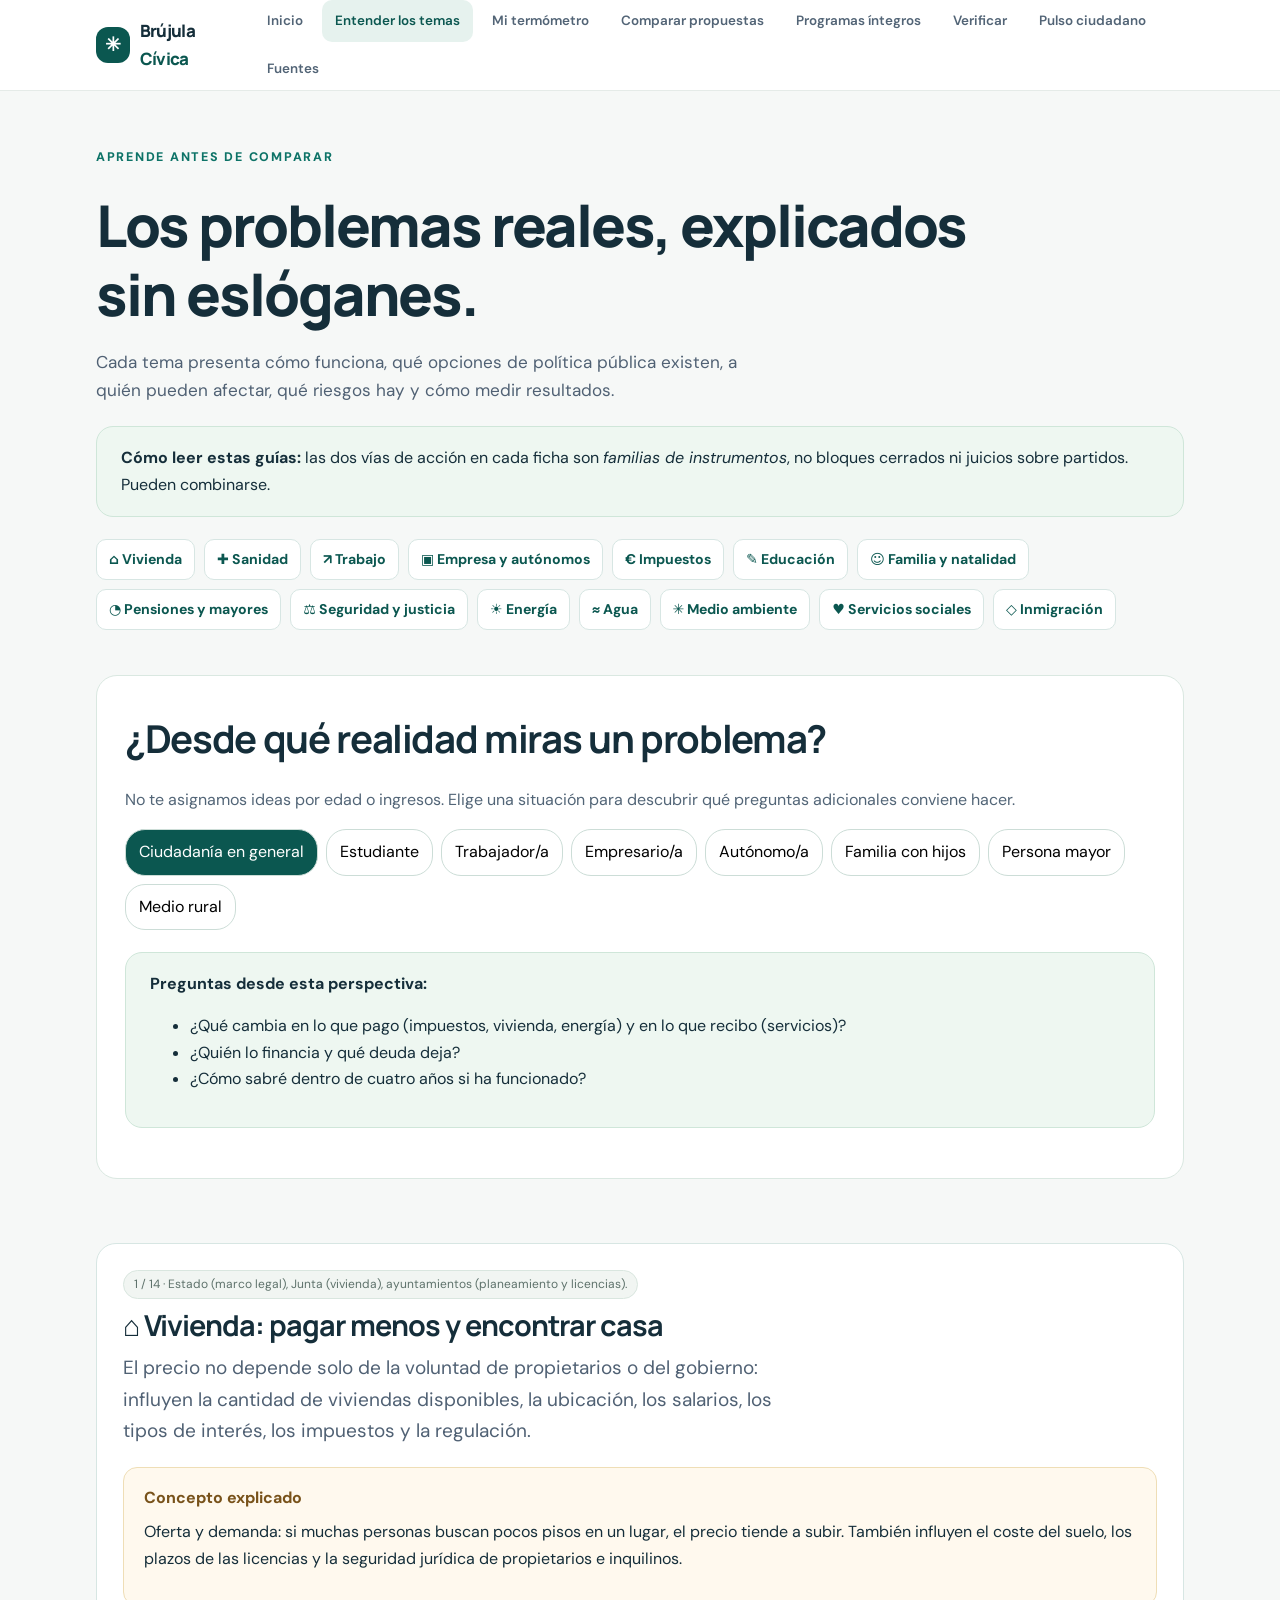
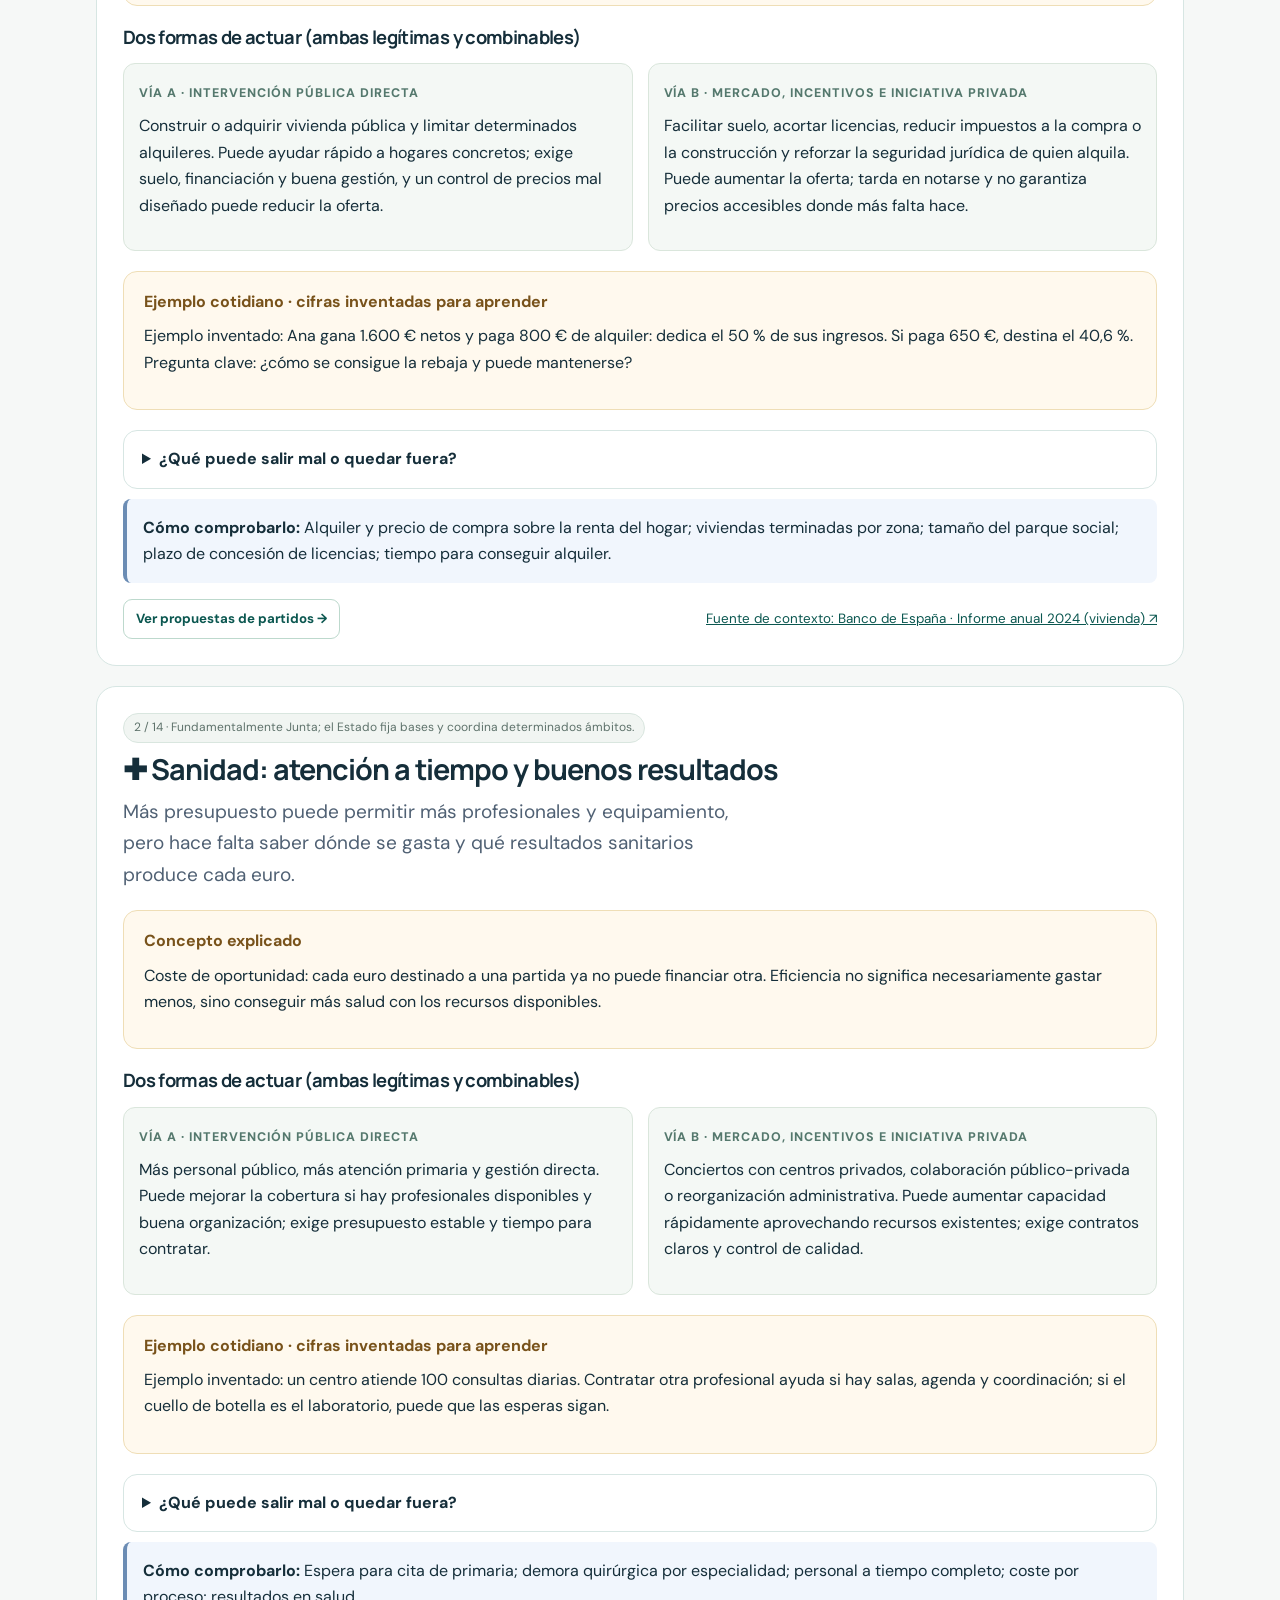
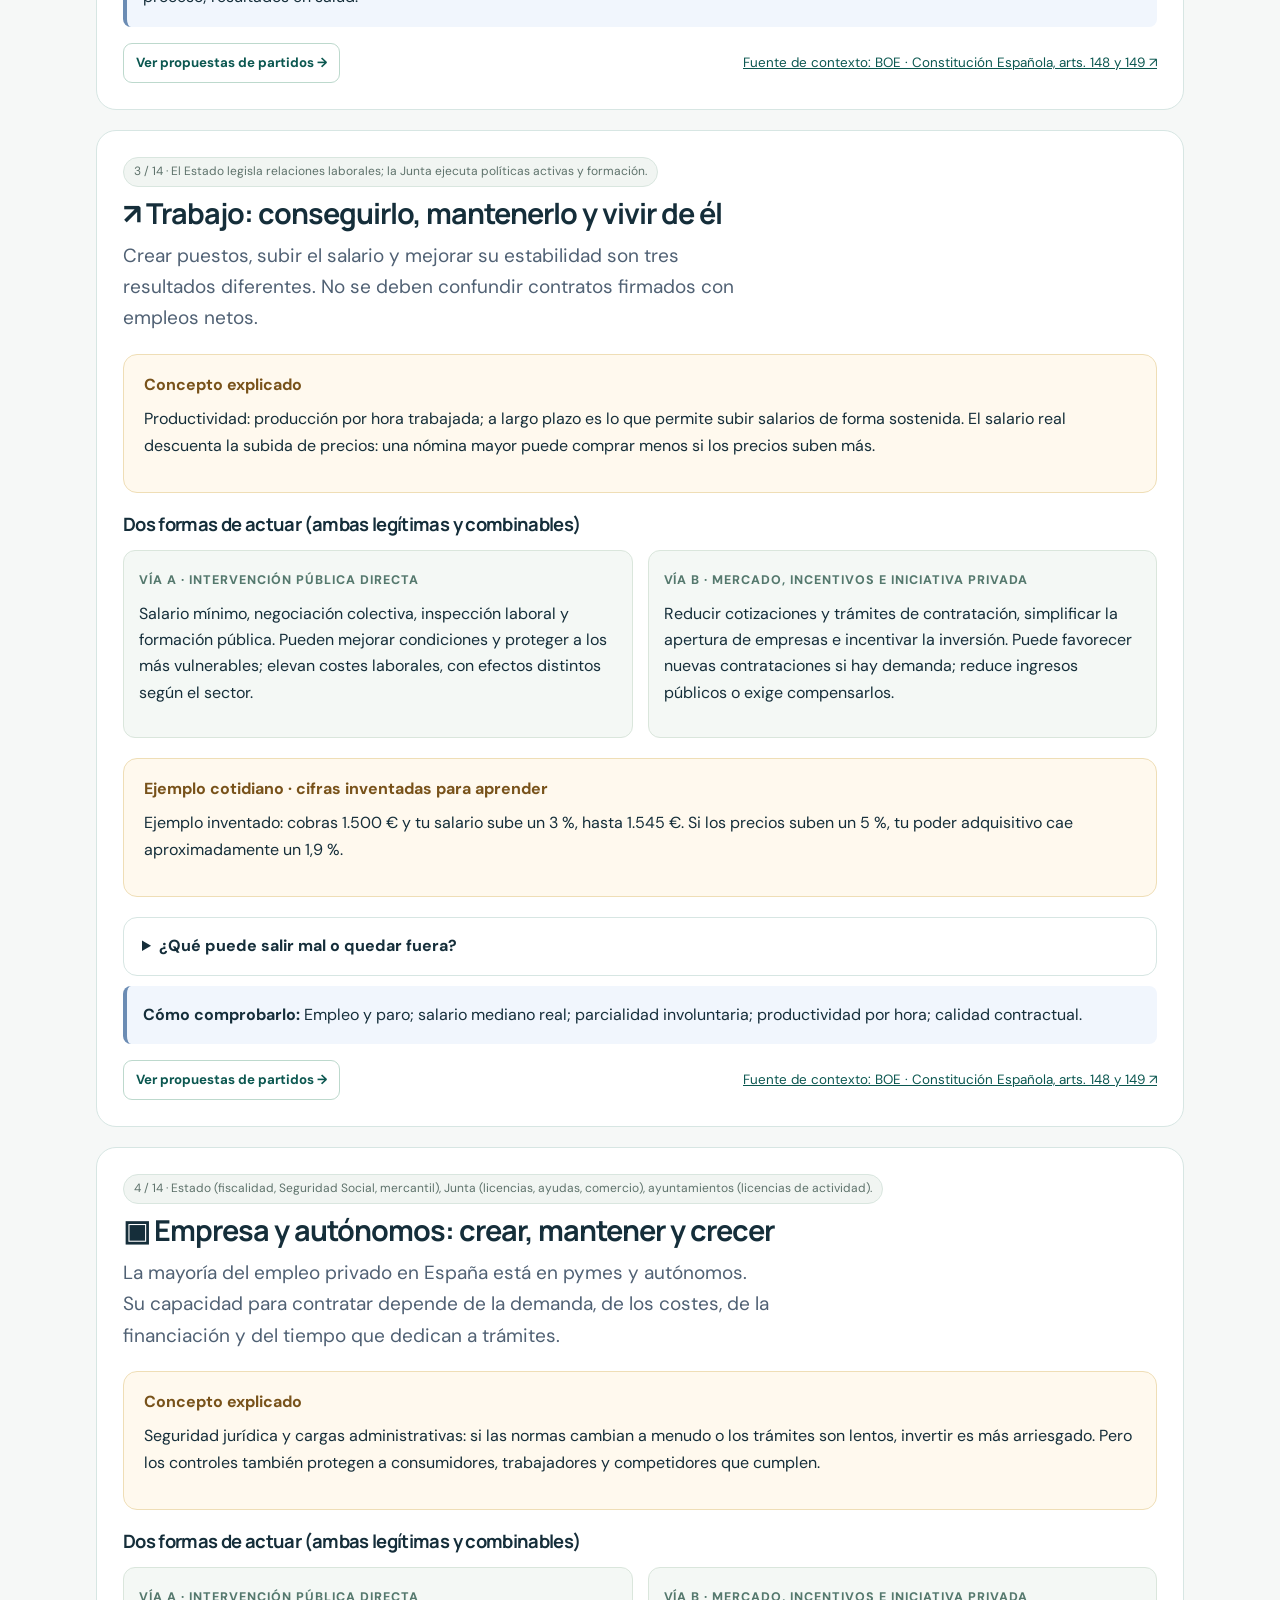
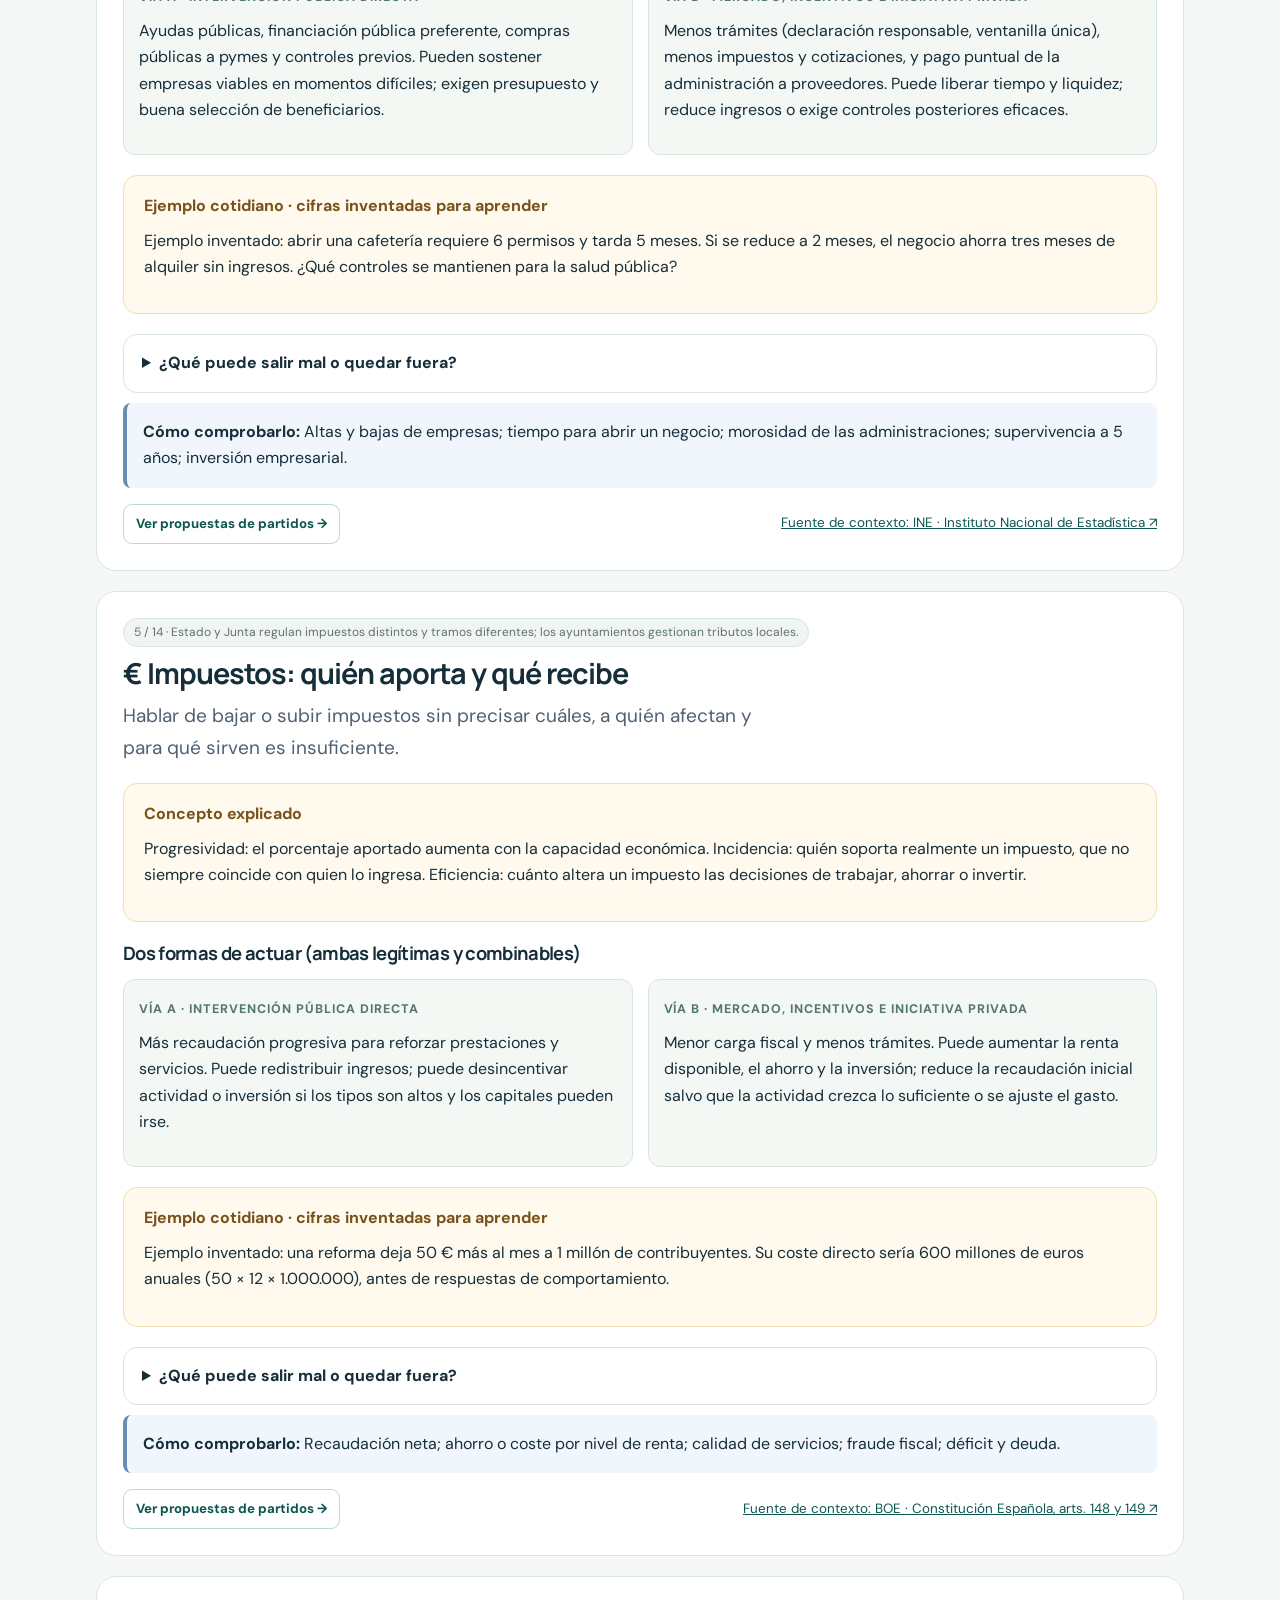
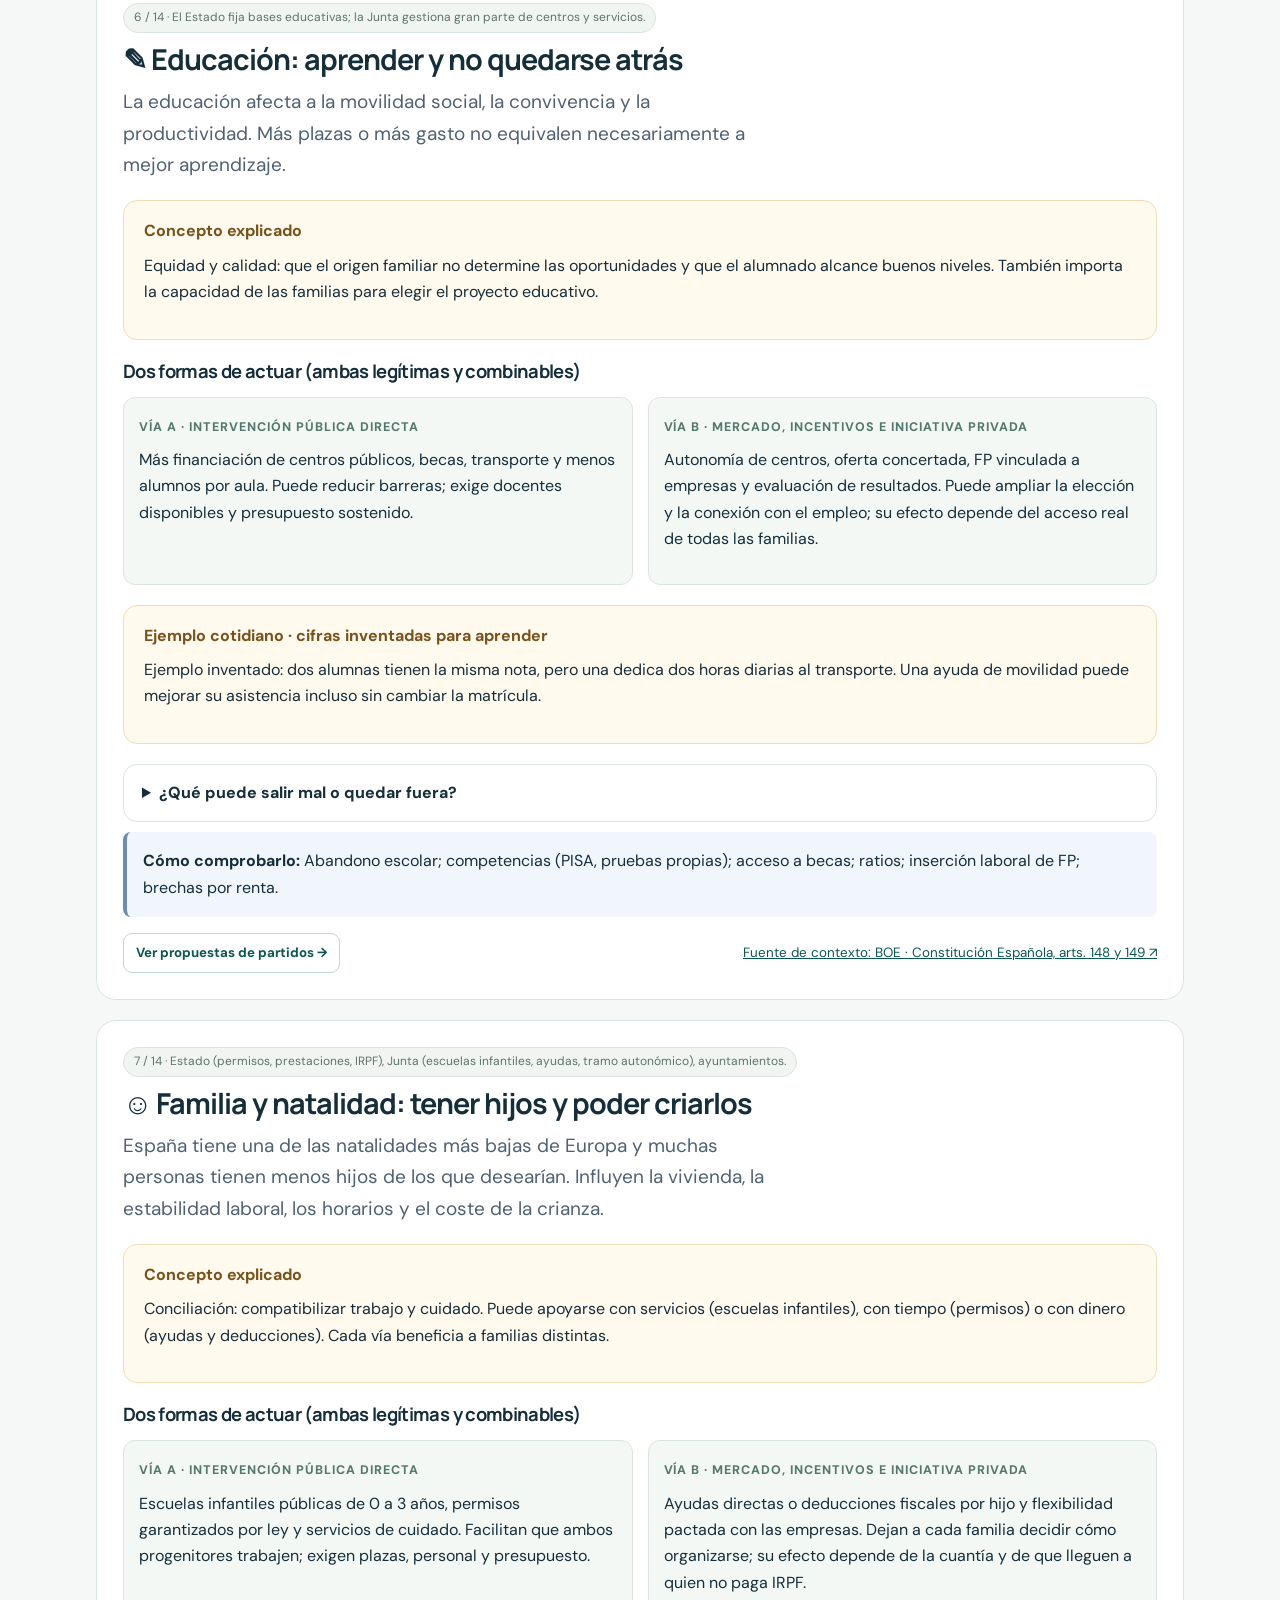
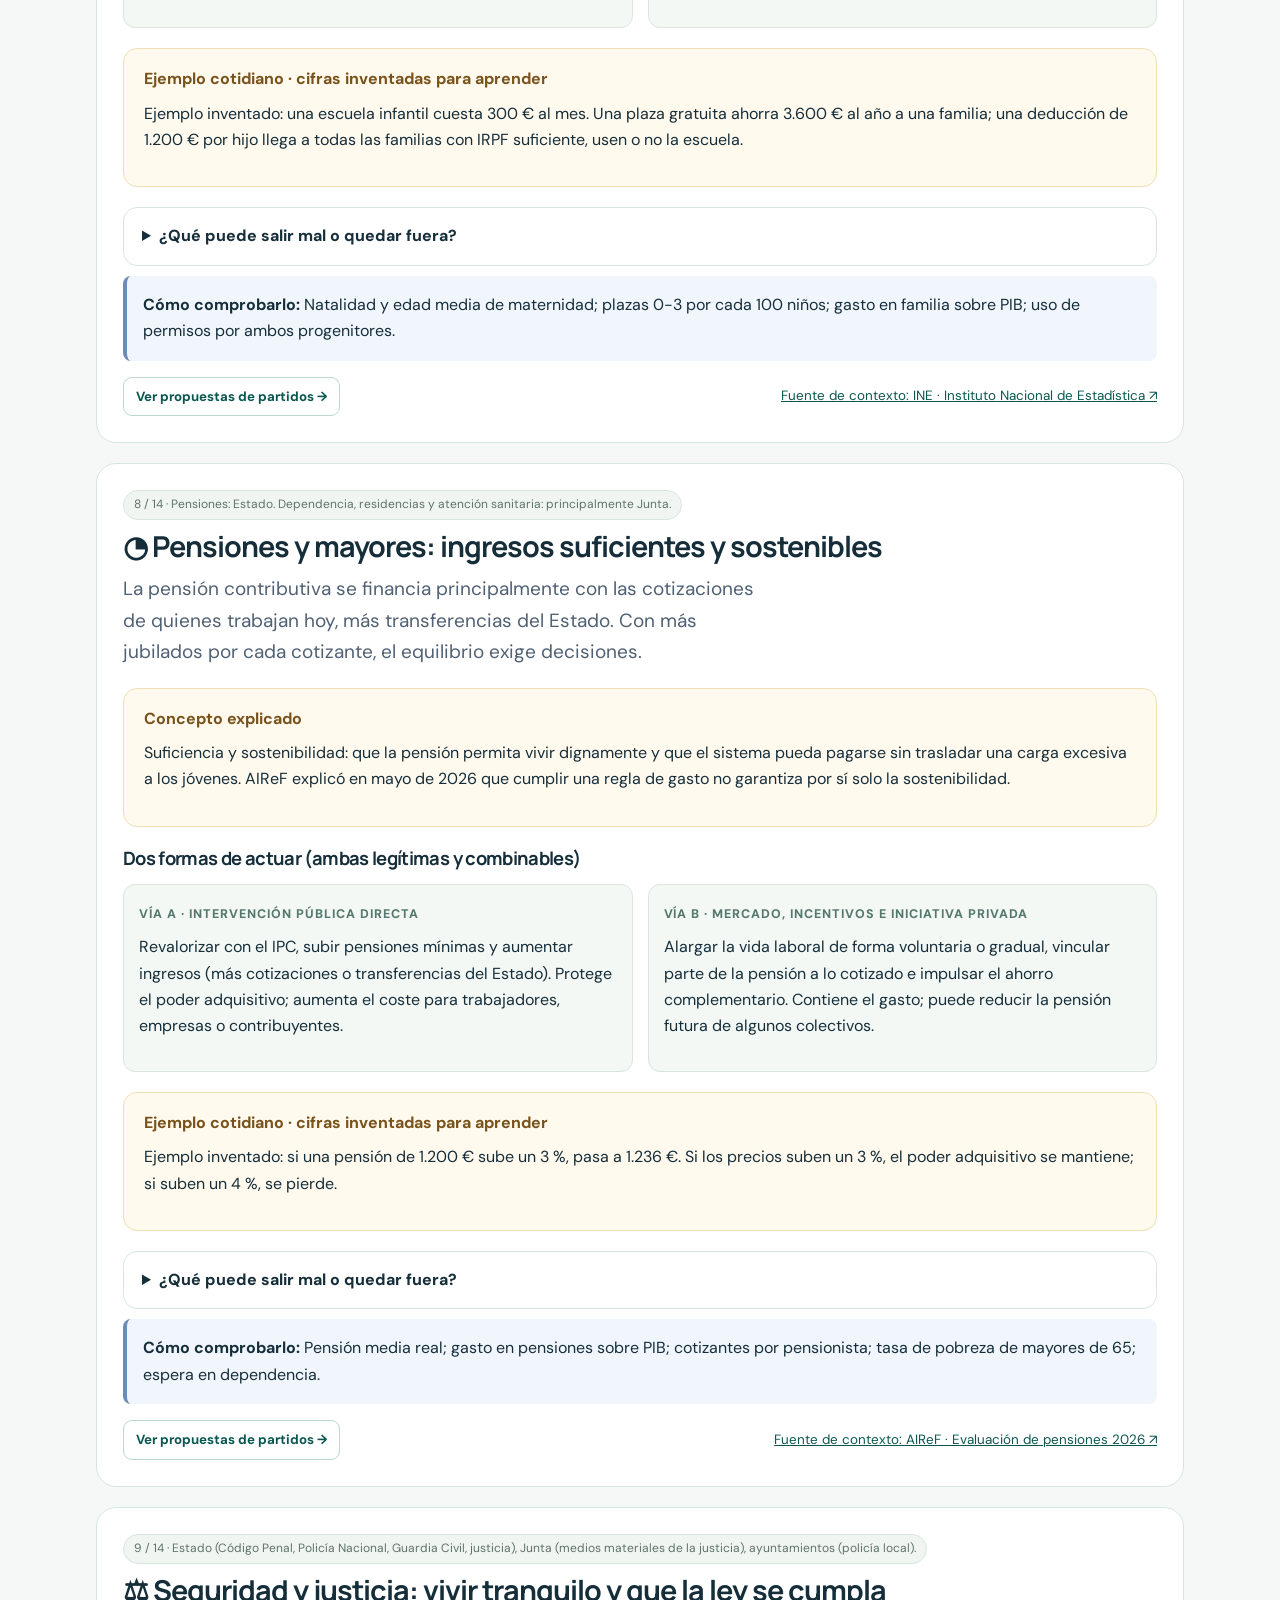
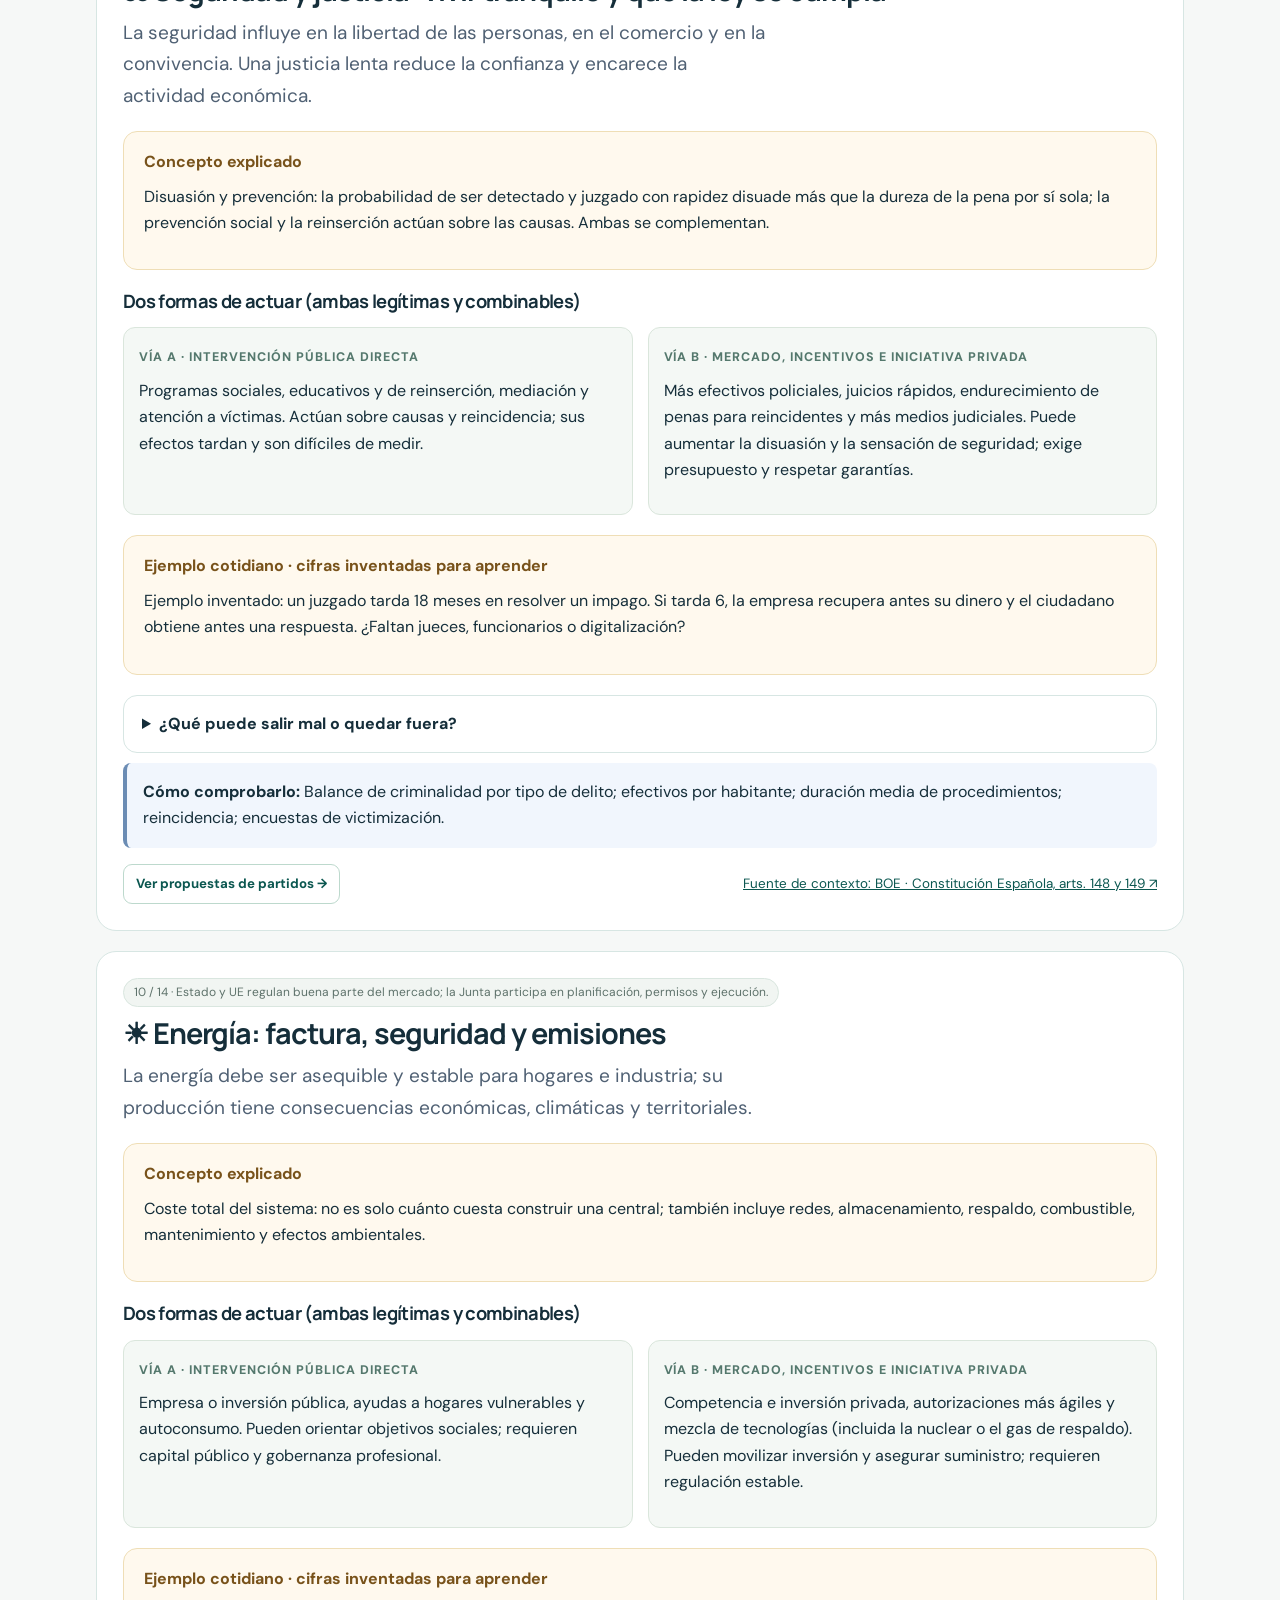
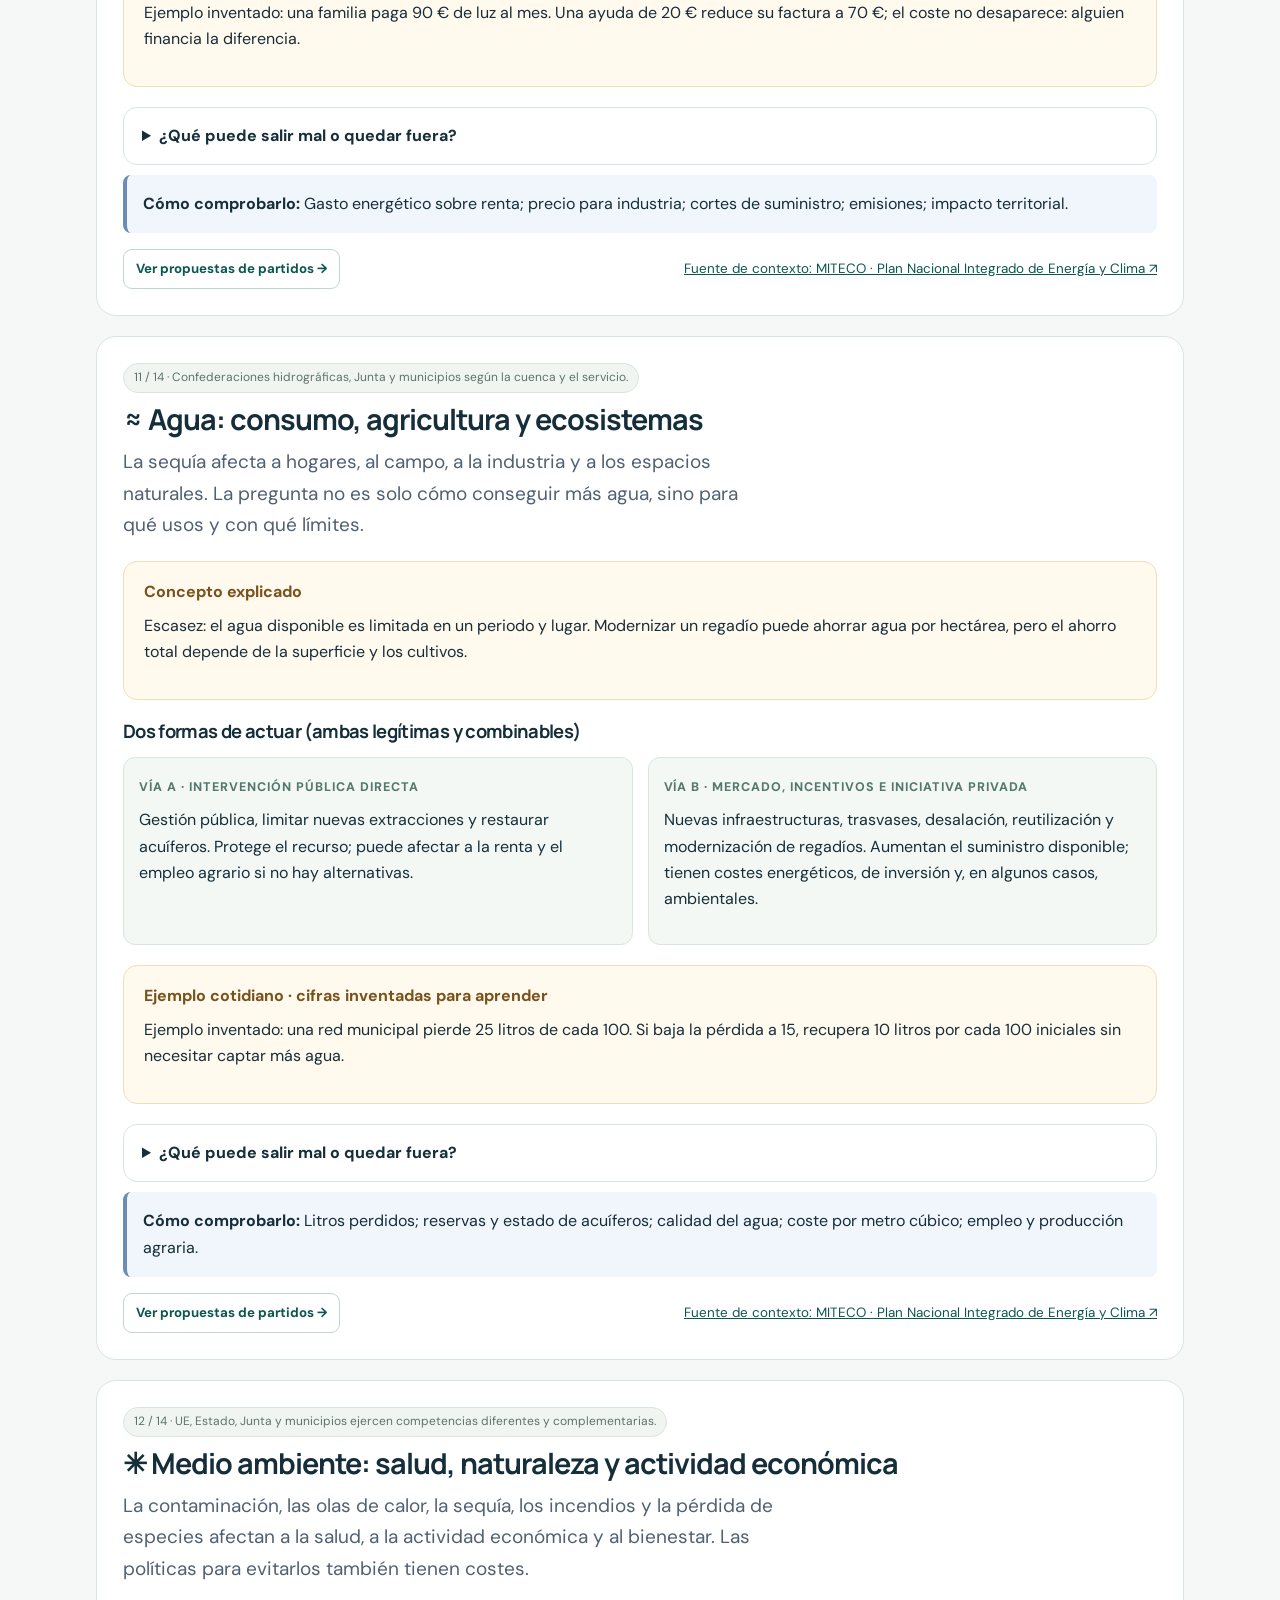
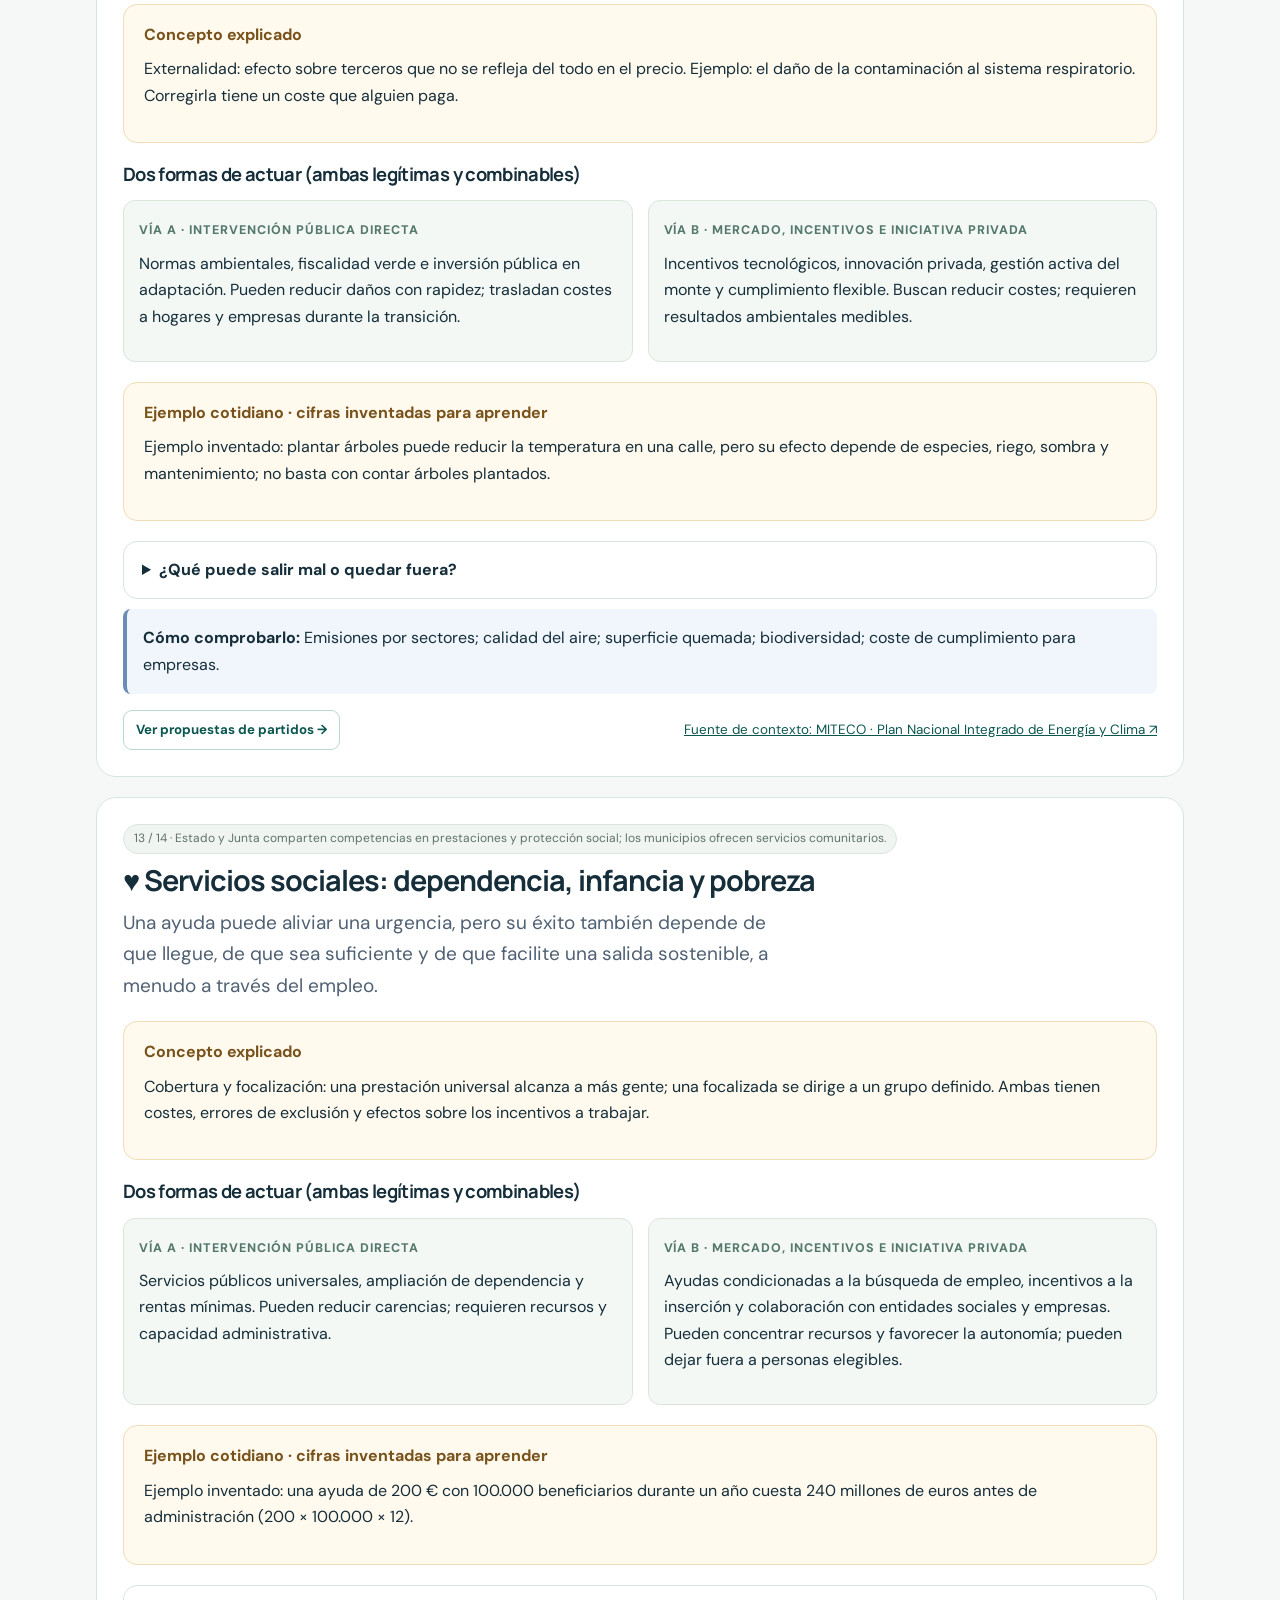
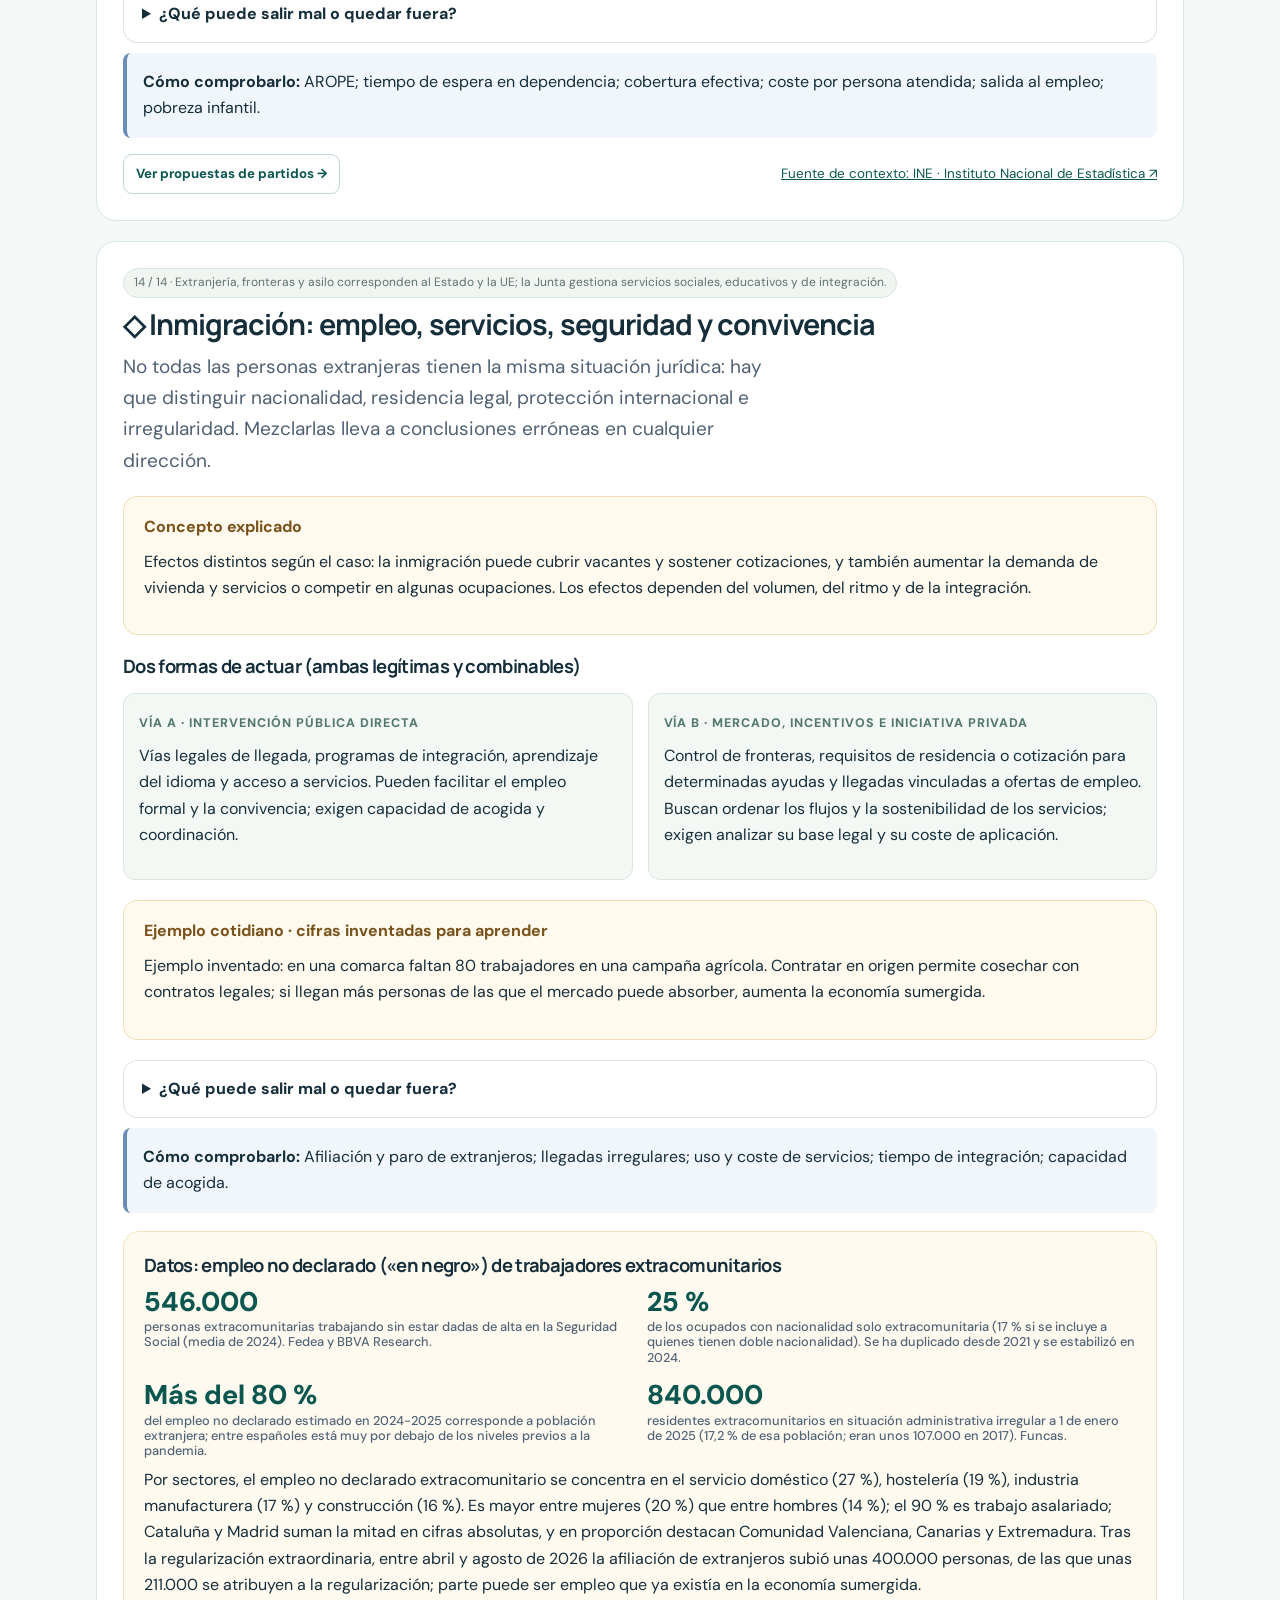
<file: temas.html>
<!doctype html><html lang="es"><head><meta charset="utf-8"><meta name="viewport" content="width=device-width,initial-scale=1"><title>Entiende cada tema · Brújula Cívica</title><meta name="description" content="Catorce guías sobre vivienda, empleo, empresa, impuestos, familia, pensiones, seguridad, clima y más con ejemplos sencillos, costes y fuentes."><link rel="stylesheet" href="estilos.css"></head><body><div id="cabecera"></div><main id="contenido"><section class="page-head"><div class="container"><p class="eyebrow">Aprende antes de comparar</p><h1>Los problemas reales, explicados sin eslóganes.</h1><p class="lead">Cada tema presenta cómo funciona, qué opciones de política pública existen, a quién pueden afectar, qué riesgos hay y cómo medir resultados.</p><div class="strip"><strong>Cómo leer estas guías:</strong> las dos vías de acción en cada ficha son <em>familias de instrumentos</em>, no bloques cerrados ni juicios sobre partidos. Pueden combinarse.</div><div id="indice" class="topiclinks" aria-label="Índice de temas"></div></div></section>
<section class="section tight"><div class="container"><div class="band"><h2>¿Desde qué realidad miras un problema?</h2><p class="muted">No te asignamos ideas por edad o ingresos. Elige una situación para descubrir qué preguntas adicionales conviene hacer.</p><div class="tabbar" id="perfiles" role="group" aria-label="Perspectiva social"></div><div id="mirada" class="strip" aria-live="polite"></div></div></div></section><section class="section tight"><div class="container"><div id="lecciones"></div></div></section><section class="section"><div class="container"><h2>Calculadoras para entender las cifras</h2><p class="muted">Son operaciones aritméticas con tus datos: no predicen salarios, precios ni el efecto de las leyes.</p><div class="grid two"><div class="card"><h3>¿Qué parte del sueldo se va en alquiler?</h3><div class="toolrow"><label>Sueldo neto mensual (€)<br><input type="number" min="1" max="99999" id="ingreso" value="1600"></label><label>Alquiler mensual (€)<br><input type="number" min="0" max="99999" id="renta" value="800"></label></div><p id="calcalquiler" class="result-pill" aria-live="polite"></p><p class="footnote">En la práctica también importan impuestos, otros gastos del hogar, estabilidad de ingresos y número de miembros.</p></div><div class="card"><h3>¿Cuánto cuesta una ayuda recurrente?</h3><div class="toolrow"><label>Ayuda mensual (€)<br><input type="number" id="ayuda" min="0" max="999999" value="200"></label><label>Personas que la reciben<br><input type="number" id="personas" min="0" max="999999999" value="100000"></label></div><p id="calcayuda" class="result-pill" aria-live="polite"></p><p class="footnote">Importe anual bruto teórico; no incluye costes de administración, fraude, cambios de comportamiento ni financiación.</p></div></div></div></section></main><div id="pie"></div><script src="comun.js"></script><script src="guias.js"></script><script>
const indice=document.querySelector('#indice');const cont=document.querySelector('#lecciones');indice.innerHTML=GUIAS.map(t=>`<a href="#${t.id}">${esc(t.icon)} ${esc(t.titulo.split(':')[0])}</a>`).join('');cont.innerHTML=GUIAS.map((t,i)=>`<article id="${t.id}" class="lesson"><span class="mutedtag">${i+1} / ${GUIAS.length} · ${esc(t.nivel)}</span><h2>${esc(t.icon)} ${esc(t.titulo)}</h2><p class="lead">${esc(t.entrada)}</p><div class="example"><strong>Concepto explicado</strong><p>${esc(t.concepto)}</p></div><h3>Dos formas de actuar (ambas legítimas y combinables)</h3><div class="lane"><div><span class="minihead">Vía A · Intervención pública directa</span><p>${esc(t.a)}</p></div><div><span class="minihead">Vía B · Mercado, incentivos e iniciativa privada</span><p>${esc(t.b)}</p></div></div><div class="example"><strong>Ejemplo cotidiano · cifras inventadas para aprender</strong><p>${esc(t.ejemplo)}</p></div><details><summary>¿Qué puede salir mal o quedar fuera?</summary><p>${esc(t.riesgo)}</p></details><p class="balance"><strong>Cómo comprobarlo:</strong> ${esc(t.medir)}</p>${t.datos?`<section class="datos-box"><h3>${esc(t.datos.titulo)}</h3><div class="grid two">${t.datos.cifras.map(c=>`<div><span class="kpi">${esc(c[0])}<small>${esc(c[1])}</small></span></div>`).join('')}</div><p>${esc(t.datos.detalle)}</p><p class="footnote"><strong>Cuidado al interpretar:</strong> ${esc(t.datos.cautela)}</p><details><summary>Cómo lo interpretan los distintos enfoques</summary><ul>${t.datos.lecturas.map(l=>`<li>${esc(l)}</li>`).join('')}</ul><p class="small muted">Los mismos datos admiten lecturas distintas; esta web no toma partido.</p></details><p class="small">Fuentes: ${t.datos.fuentes.map(f=>`<a href="${f[1]}" target="_blank" rel="noopener noreferrer">${esc(f[0])} ↗</a>`).join(' · ')}</p></section>`:''}<div class="row"><a class="btn tiny light" href="comparar.html?tema=${t.id}">Ver propuestas de partidos →</a><a target="_blank" rel="noopener noreferrer" class="small" href="${REFERENCIAS[t.fuente][1]}">Fuente de contexto: ${esc(REFERENCIAS[t.fuente][0])} ↗</a></div></article>`).join('');
const perfiles={
'ciudadano':['¿Qué cambia en lo que pago (impuestos, vivienda, energía) y en lo que recibo (servicios)?','¿Quién lo financia y qué deuda deja?','¿Cómo sabré dentro de cuatro años si ha funcionado?'],
'estudiante':['¿Cuál es el coste total de estudiar y desplazarse?','¿Qué plazas y becas están disponibles de verdad?','¿Habrá empleo y vivienda para emanciparme al terminar?'],
'trabajador':['¿Cómo cambia mi salario REAL, después de impuestos e inflación?','¿Afecta a la estabilidad del empleo, la jornada o la conciliación?','¿Qué servicios públicos usa mi hogar y qué pasaría con ellos?'],
'empresa':['¿Qué cambia en impuestos, cotizaciones y costes laborales?','¿Cuántos trámites y cuánto tiempo me costará abrir, ampliar o contratar?','¿Hay seguridad jurídica y la administración paga a tiempo?'],
'autonomo':['¿Qué cuota y costes fijos tendré si mis ingresos son bajos o irregulares?','¿Aumenta la demanda de mis clientes?','¿Qué protección tengo si enfermo o cierro?'],
'familia':['¿Cuánto cuestan vivienda, crianza y transporte?','¿Hay plazas de 0 a 3 años o ayudas por hijo que me lleguen?','¿Qué condiciones se exigen para acceder a una ayuda?'],
'mayor':['¿Se mantiene el poder adquisitivo de mi pensión y quién lo paga?','¿Cómo evoluciona el acceso a sanidad, dependencia y residencias?','¿Hay medidas contra la soledad y para hacer trámites sin depender de internet?'],
'rural':['¿Cómo se garantizan transporte, agua, sanidad y conexión digital?','¿Qué implica para el empleo agrícola y ganadero?','¿Los servicios llegan también a pequeños municipios?']};
const nombres={ciudadano:'Ciudadanía en general',estudiante:'Estudiante',trabajador:'Trabajador/a',empresa:'Empresario/a',autonomo:'Autónomo/a',familia:'Familia con hijos',mayor:'Persona mayor',rural:'Medio rural'};let perfil='ciudadano';
function mostrarPerfiles(){document.getElementById('perfiles').innerHTML=Object.keys(perfiles).map(k=>`<button type="button" aria-pressed="${perfil===k}" data-key="${k}">${esc(nombres[k])}</button>`).join('');document.getElementById('mirada').innerHTML=`<strong>Preguntas desde esta perspectiva:</strong><ul>${perfiles[perfil].map(x=>`<li>${esc(x)}</li>`).join('')}</ul>`;document.querySelectorAll('#perfiles button').forEach(b=>b.onclick=()=>{perfil=b.dataset.key;mostrarPerfiles()})}mostrarPerfiles();
function calc(){const i=Number(document.getElementById('ingreso').value),r=Number(document.getElementById('renta').value),a=Number(document.getElementById('ayuda').value),p=Number(document.getElementById('personas').value);document.getElementById('calcalquiler').textContent=i>0&&r>=0&&isFinite(i)&&isFinite(r)?`Alquiler / ingreso neto = ${(r/i*100).toFixed(1).replace('.',',')} %`:'Introduce un ingreso positivo y un alquiler válido.';document.getElementById('calcayuda').textContent=a>=0&&p>=0&&isFinite(a)&&isFinite(p)?`Coste anual = ${(a*p*12).toLocaleString('es-ES',{maximumFractionDigits:0})} €`:'Introduce importes positivos.'}document.querySelectorAll('#ingreso,#renta,#ayuda,#personas').forEach(e=>e.addEventListener('input',calc));calc();
</script></body></html>
</file>
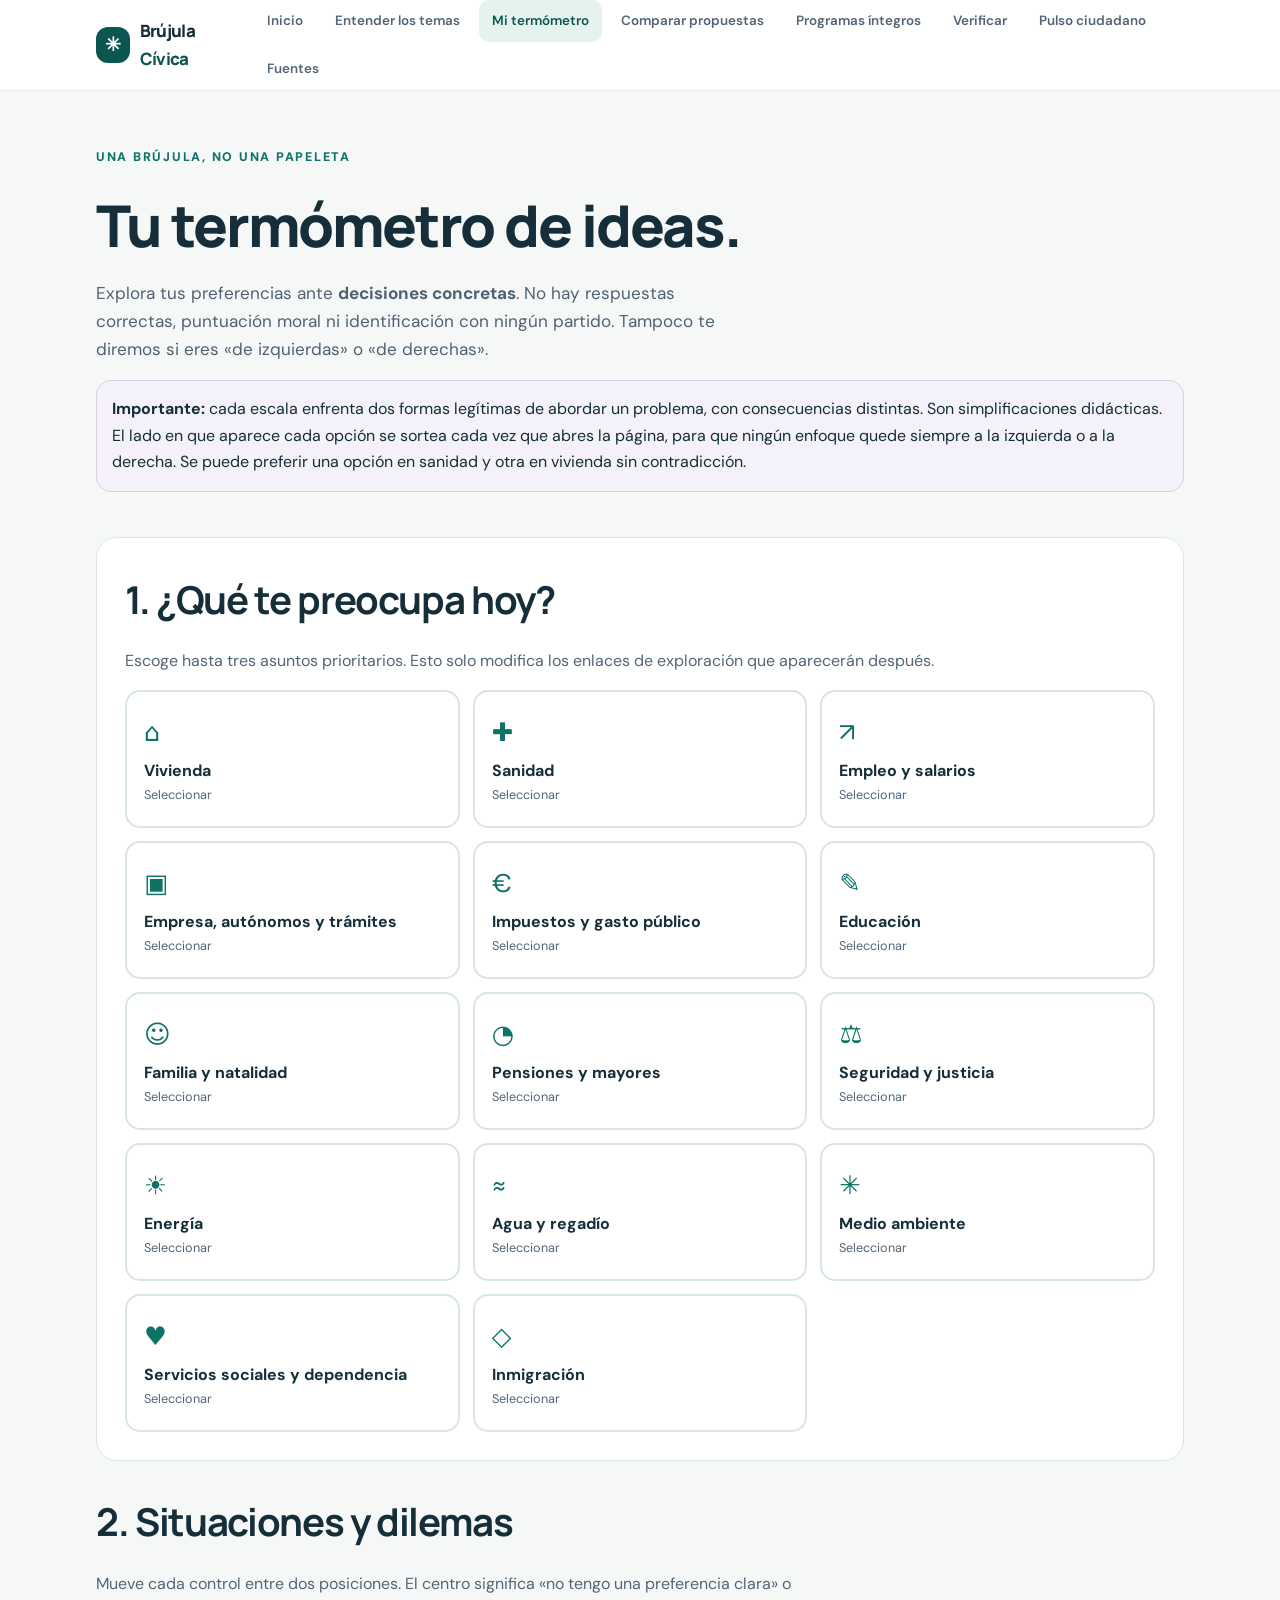
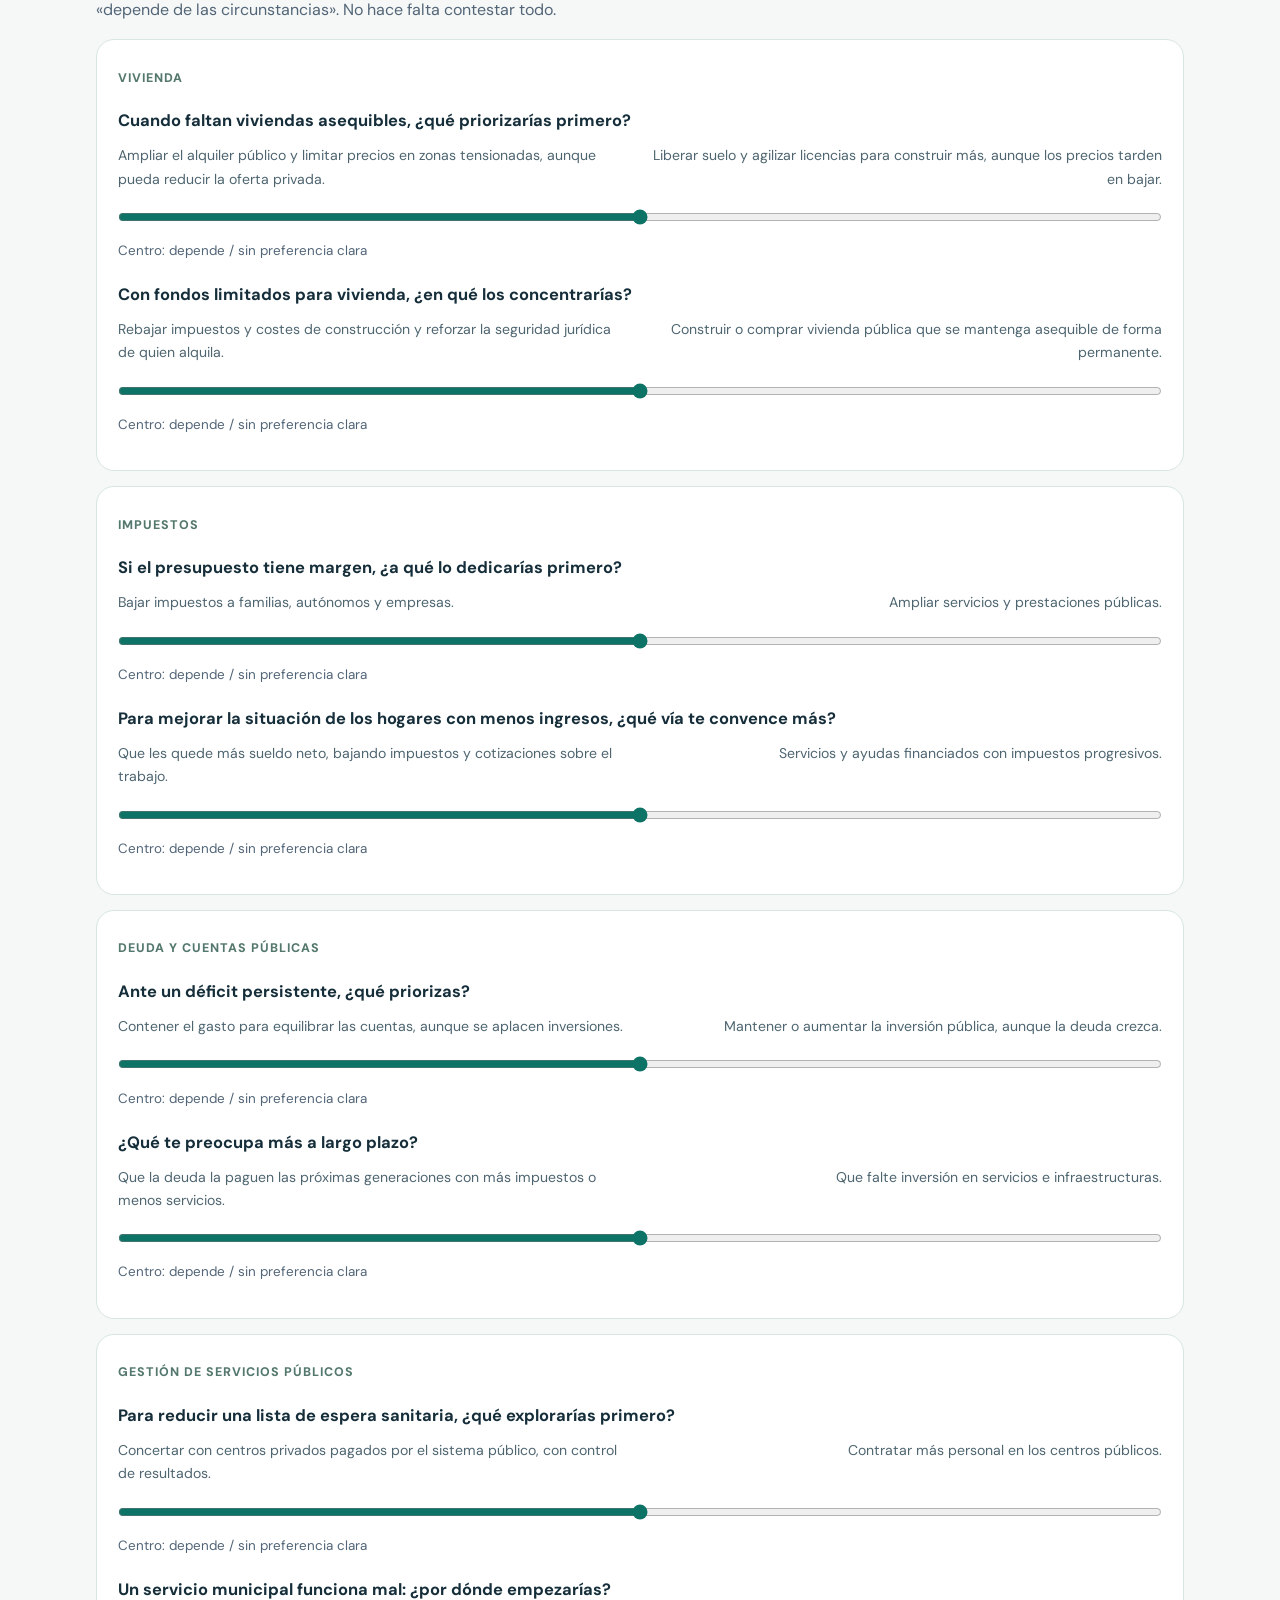
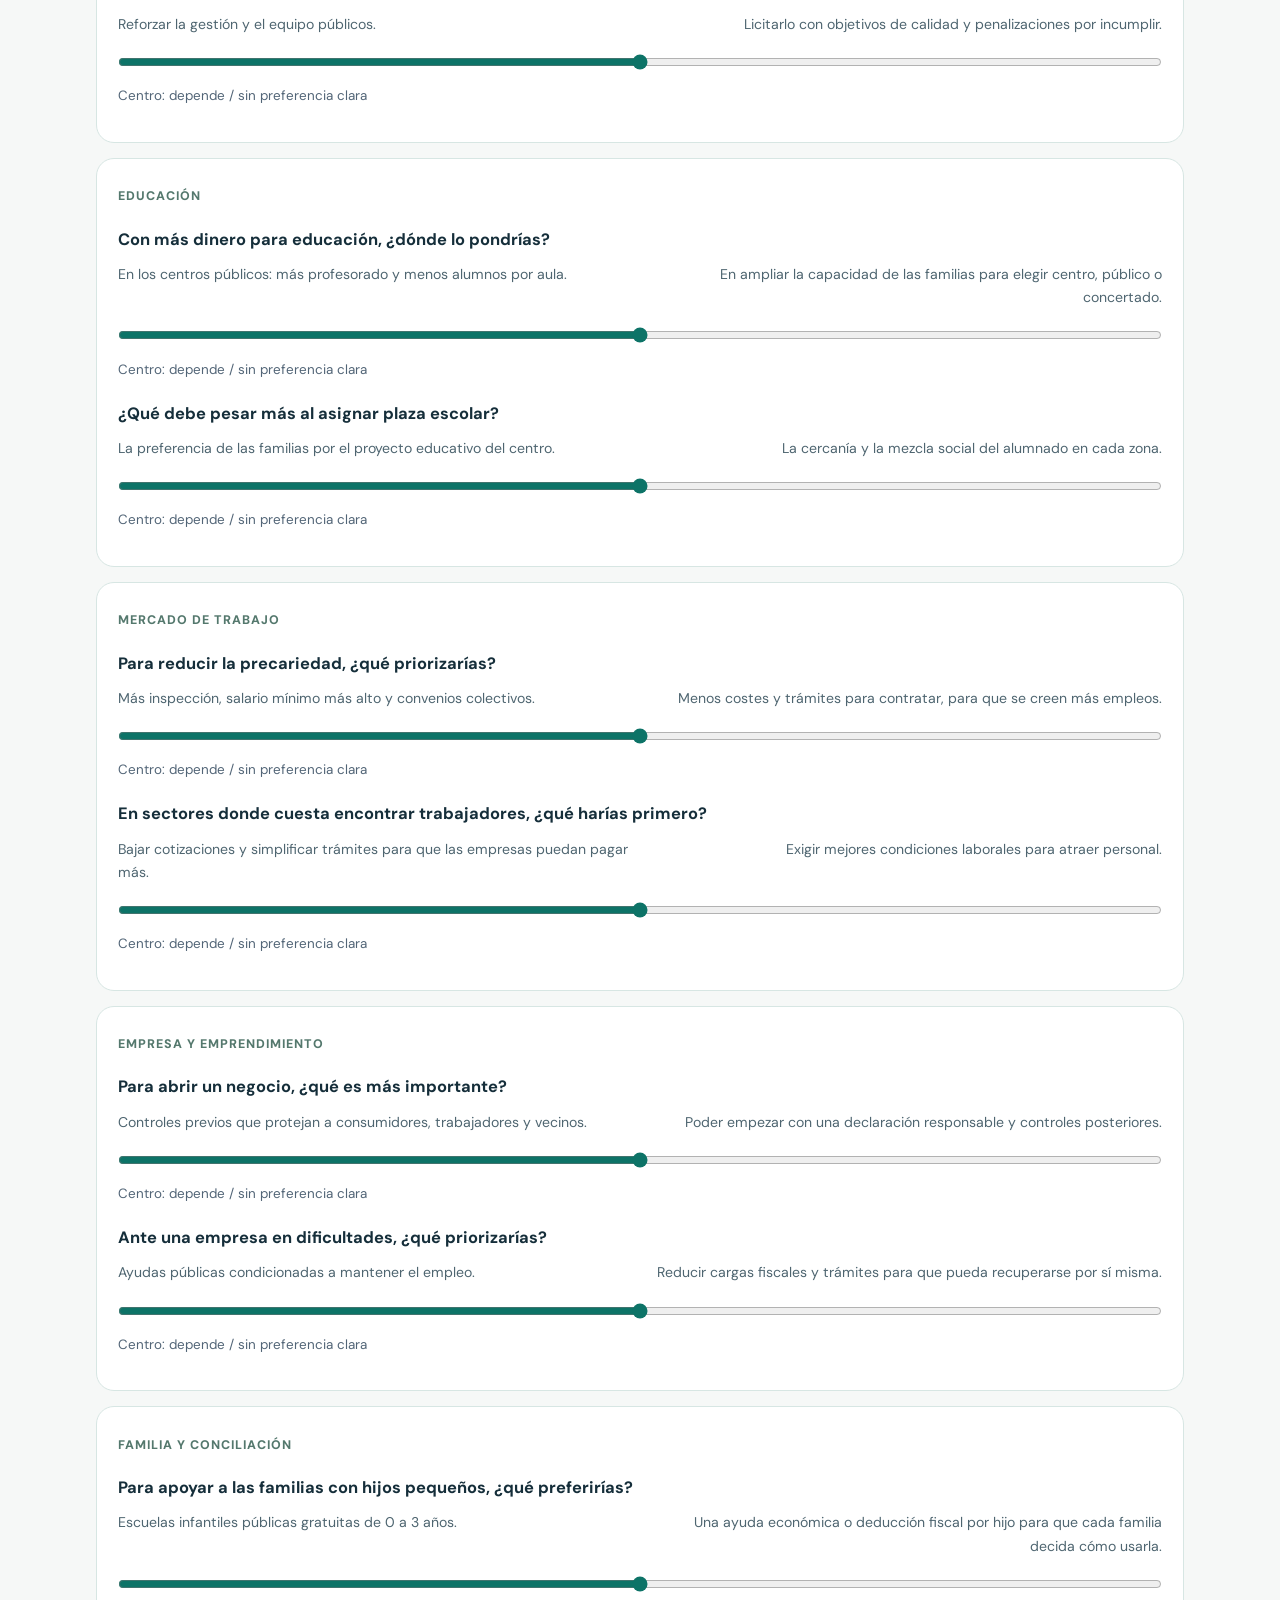
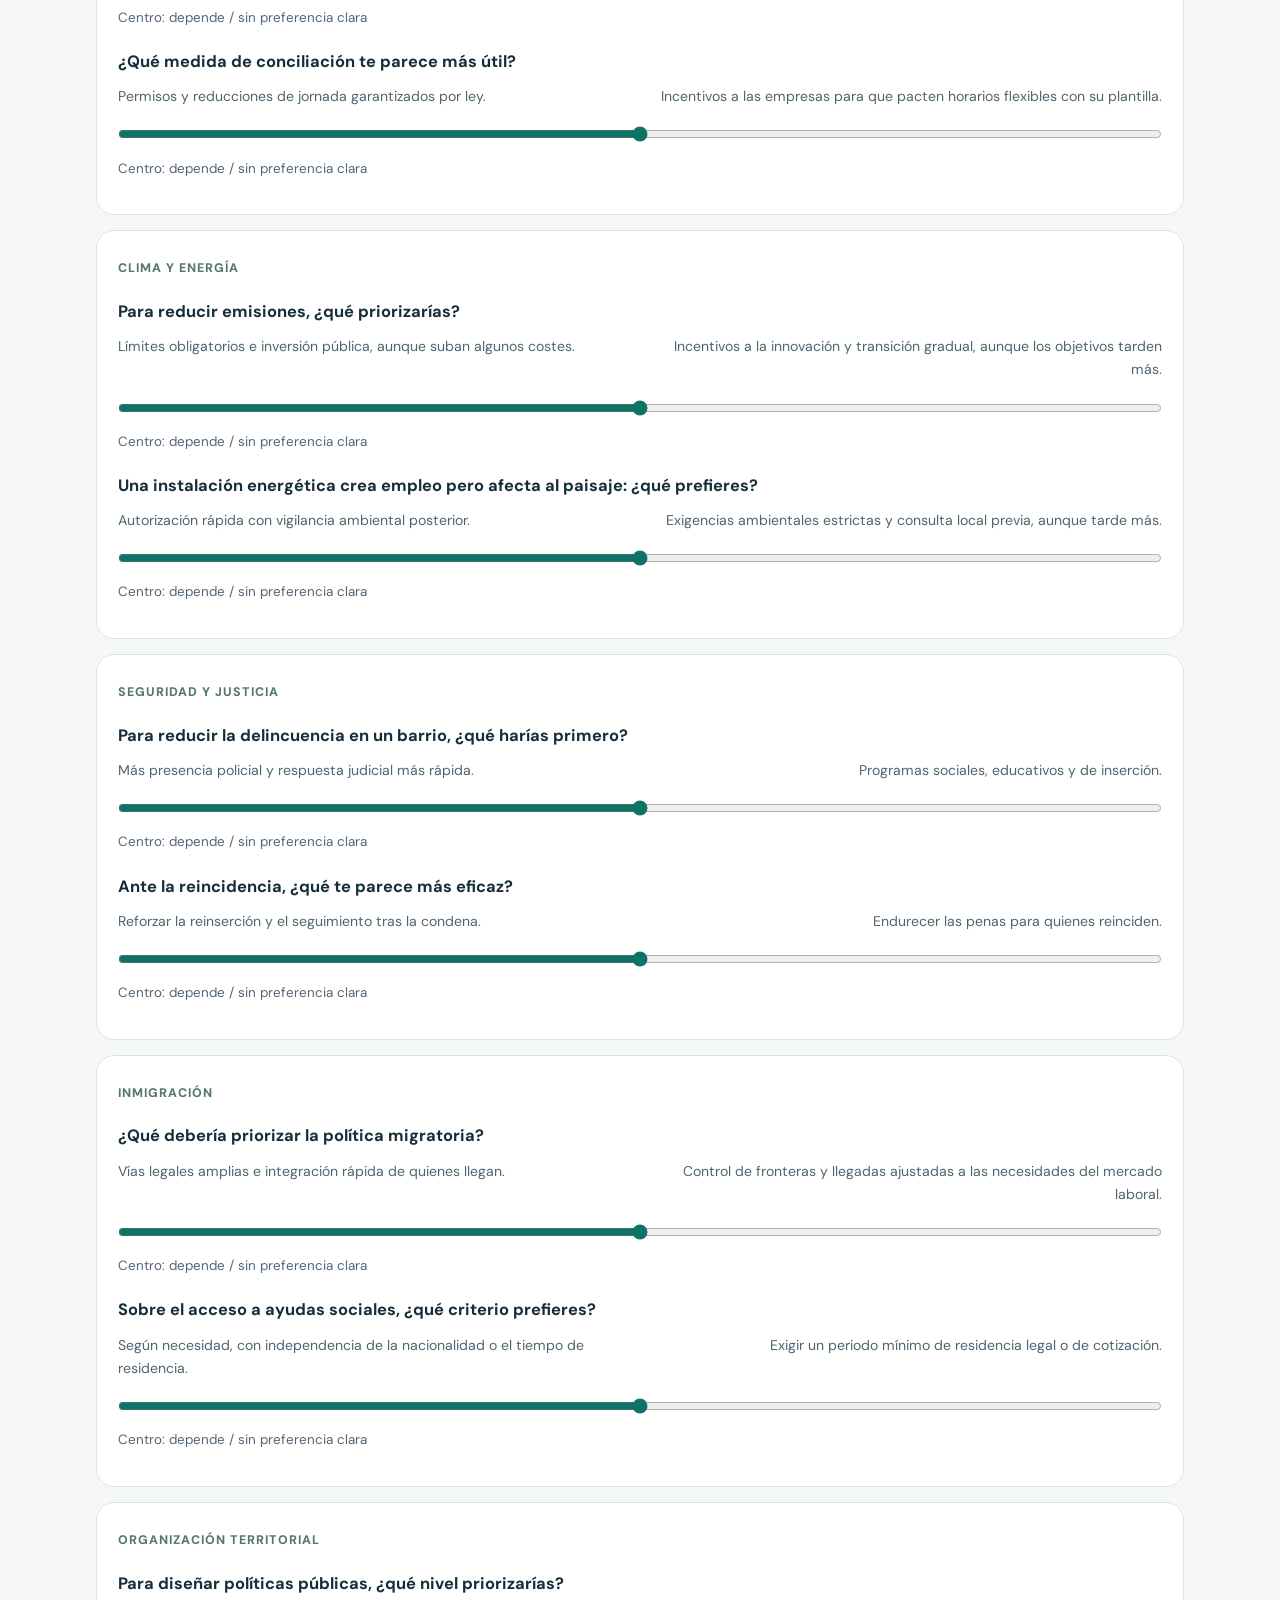
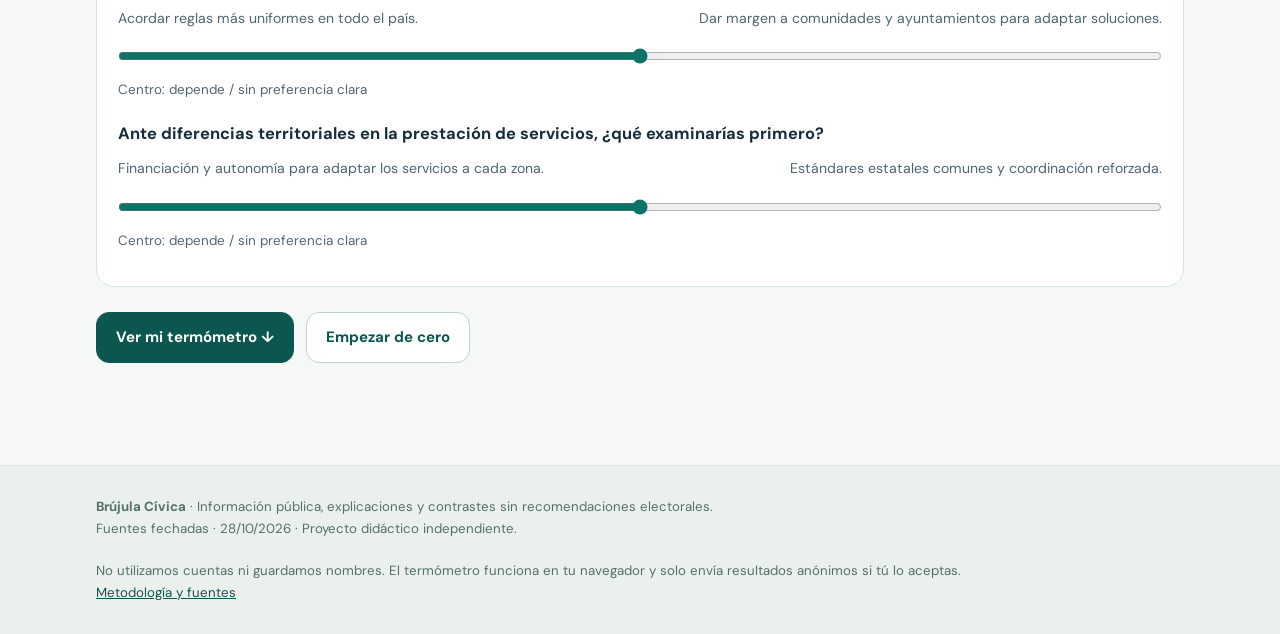
<file: termometro.html>
<!doctype html><html lang="es"><head><meta charset="utf-8"><meta name="viewport" content="width=device-width,initial-scale=1"><meta name="description" content="Termómetro de preferencias de política pública, sin asignación de partido ni orientación electoral."><title>Termómetro de criterios · Brújula Cívica</title><link rel="stylesheet" href="estilos.css"></head><body><div id="cabecera"></div><main id="contenido"><section class="page-head"><div class="container"><p class="eyebrow">Una brújula, no una papeleta</p><h1>Tu termómetro de ideas.</h1><p class="lead">Explora tus preferencias ante <strong>decisiones concretas</strong>. No hay respuestas correctas, puntuación moral ni identificación con ningún partido. Tampoco te diremos si eres «de izquierdas» o «de derechas».</p><div class="disclaimer"><strong>Importante:</strong> cada escala enfrenta dos formas legítimas de abordar un problema, con consecuencias distintas. Son simplificaciones didácticas. El lado en que aparece cada opción se sortea cada vez que abres la página, para que ningún enfoque quede siempre a la izquierda o a la derecha. Se puede preferir una opción en sanidad y otra en vivienda sin contradicción.</div></div></section><section class="section tight"><div class="container"><div class="band"><h2>1. ¿Qué te preocupa hoy?</h2><p class="muted">Escoge hasta tres asuntos prioritarios. Esto solo modifica los enlaces de exploración que aparecerán después.</p><div class="choice-grid" id="prioridades" role="group" aria-label="Asuntos prioritarios"></div></div><h2 style="margin-top:38px">2. Situaciones y dilemas</h2><p class="readable muted">Mueve cada control entre dos posiciones. El centro significa «no tengo una preferencia clara» o «depende de las circunstancias». No hace falta contestar todo.</p><div id="preguntas"></div><div class="actions"><button class="btn" id="calcular" type="button">Ver mi termómetro ↓</button><button class="btn light" id="reiniciar" type="button">Empezar de cero</button></div><section id="resultados" class="band" aria-live="polite" hidden><p class="eyebrow">Resultado descriptivo</p><h2>Así se distribuyen tus criterios</h2><p class="muted">Las barras muestran <strong>tus respuestas</strong>, no qué partido comparte tus ideas. Los extremos no son «mejor» ni «peor», y este test no está validado científicamente.</p><div id="ejes"></div><div id="recomendarTemas"></div><div class="strip"><strong>Para seguir:</strong> contrasta ahora las propuestas en esos temas. Ningún resultado de este ejercicio equivale a una recomendación de voto.</div><div class="actions"><a href="comparar.html" class="btn light">Consultar propuestas documentadas →</a><button class="btn light" type="button" onclick="window.print()">Imprimir mis respuestas</button></div><section id="anonimo" class="band" hidden style="margin-top:22px"><p class="eyebrow">Opcional · anónimo</p><h3>¿Quieres aportar tus respuestas a un estudio anónimo?</h3><p class="muted small">Nos ayuda a conocer qué preocupa a la población. Solo se envían los datos de abajo y la posición (1–5) en cada eje. <strong>Nunca</strong> nombres, correo, texto libre, IP ni hora exacta. <a href="fuentes.html#privacidad">Más información</a>.</p><div class="select-row"><label for="a_perfil">Situación<select id="a_perfil"><option value="">Prefiero no decirlo</option><option value="ciudadania">Ciudadanía en general</option><option value="empresa">Empresario/a</option><option value="autonomo">Autónomo/a</option><option value="trabajo">Trabajador/a</option><option value="estudios">Estudiante</option><option value="mayores">Persona mayor / jubilada</option><option value="familia">Cuidado de familia</option><option value="otro">Otra</option></select></label><label for="a_edad">Edad<select id="a_edad"><option value="">Prefiero no decirlo</option><option>16-24</option><option>25-34</option><option>35-49</option><option>50-64</option><option>65+</option></select></label><label for="a_terr">Comunidad<select id="a_terr"><option value="">Prefiero no decirlo</option></select></label></div><input type="text" id="a_web" tabindex="-1" autocomplete="off" aria-hidden="true" style="position:absolute;left:-9999px"><label style="display:flex;gap:9px;align-items:flex-start;margin:6px 0 14px"><input type="checkbox" id="a_ok"> <span>Acepto enviar mis respuestas de forma anónima para fines estadísticos.</span></label><button class="btn" type="button" id="a_enviar" disabled>Enviar de forma anónima</button><p id="a_estado" class="small" aria-live="polite"></p></section></section></div></section></main><div id="pie"></div><script src="comun.js"></script><script src="datos.js"></script><script>
/* Los polos a/b se alternan entre ejes y el lado de cada pregunta se sortea al cargar: ningún enfoque aparece siempre a la izquierda o siempre primero. */
const ejes=[
 {id:'vivienda',nombre:'Vivienda',a:'Más oferta pública y regulación de precios',b:'Más oferta privada y menos trabas para construir',preguntas:[['Cuando faltan viviendas asequibles, ¿qué priorizarías primero?','Ampliar el alquiler público y limitar precios en zonas tensionadas, aunque pueda reducir la oferta privada.','Liberar suelo y agilizar licencias para construir más, aunque los precios tarden en bajar.'],['Con fondos limitados para vivienda, ¿en qué los concentrarías?','Construir o comprar vivienda pública que se mantenga asequible de forma permanente.','Rebajar impuestos y costes de construcción y reforzar la seguridad jurídica de quien alquila.']]},
 {id:'fiscal',nombre:'Impuestos',a:'Menos impuestos y más renta disponible',b:'Más servicios y prestaciones, con más recaudación',preguntas:[['Si el presupuesto tiene margen, ¿a qué lo dedicarías primero?','Bajar impuestos a familias, autónomos y empresas.','Ampliar servicios y prestaciones públicas.'],['Para mejorar la situación de los hogares con menos ingresos, ¿qué vía te convence más?','Que les quede más sueldo neto, bajando impuestos y cotizaciones sobre el trabajo.','Servicios y ayudas financiados con impuestos progresivos.']]},
 {id:'cuentas',nombre:'Deuda y cuentas públicas',a:'Invertir ahora aunque aumente la deuda',b:'Equilibrar las cuentas y reducir la deuda',preguntas:[['Ante un déficit persistente, ¿qué priorizas?','Mantener o aumentar la inversión pública, aunque la deuda crezca.','Contener el gasto para equilibrar las cuentas, aunque se aplacen inversiones.'],['¿Qué te preocupa más a largo plazo?','Que falte inversión en servicios e infraestructuras.','Que la deuda la paguen las próximas generaciones con más impuestos o menos servicios.']]},
 {id:'servicios',nombre:'Gestión de servicios públicos',a:'Colaboración con entidades privadas bajo control público',b:'Gestión pública directa',preguntas:[['Para reducir una lista de espera sanitaria, ¿qué explorarías primero?','Concertar con centros privados pagados por el sistema público, con control de resultados.','Contratar más personal en los centros públicos.'],['Un servicio municipal funciona mal: ¿por dónde empezarías?','Licitarlo con objetivos de calidad y penalizaciones por incumplir.','Reforzar la gestión y el equipo públicos.']]},
 {id:'educacion',nombre:'Educación',a:'Prioridad a la red pública',b:'Libertad de elección de centro (público o concertado)',preguntas:[['Con más dinero para educación, ¿dónde lo pondrías?','En los centros públicos: más profesorado y menos alumnos por aula.','En ampliar la capacidad de las familias para elegir centro, público o concertado.'],['¿Qué debe pesar más al asignar plaza escolar?','La cercanía y la mezcla social del alumnado en cada zona.','La preferencia de las familias por el proyecto educativo del centro.']]},
 {id:'trabajo',nombre:'Mercado de trabajo',a:'Más flexibilidad y menos costes para contratar',b:'Más protección legal y negociación colectiva',preguntas:[['Para reducir la precariedad, ¿qué priorizarías?','Menos costes y trámites para contratar, para que se creen más empleos.','Más inspección, salario mínimo más alto y convenios colectivos.'],['En sectores donde cuesta encontrar trabajadores, ¿qué harías primero?','Bajar cotizaciones y simplificar trámites para que las empresas puedan pagar más.','Exigir mejores condiciones laborales para atraer personal.']]},
 {id:'empresa',nombre:'Empresa y emprendimiento',a:'Más control y apoyo público',b:'Menos trámites y más libertad de empresa',preguntas:[['Para abrir un negocio, ¿qué es más importante?','Controles previos que protejan a consumidores, trabajadores y vecinos.','Poder empezar con una declaración responsable y controles posteriores.'],['Ante una empresa en dificultades, ¿qué priorizarías?','Ayudas públicas condicionadas a mantener el empleo.','Reducir cargas fiscales y trámites para que pueda recuperarse por sí misma.']]},
 {id:'familia',nombre:'Familia y conciliación',a:'Ayudas directas y libertad de cada familia para organizarse',b:'Servicios públicos y permisos garantizados por ley',preguntas:[['Para apoyar a las familias con hijos pequeños, ¿qué preferirías?','Una ayuda económica o deducción fiscal por hijo para que cada familia decida cómo usarla.','Escuelas infantiles públicas gratuitas de 0 a 3 años.'],['¿Qué medida de conciliación te parece más útil?','Incentivos a las empresas para que pacten horarios flexibles con su plantilla.','Permisos y reducciones de jornada garantizados por ley.']]},
 {id:'clima',nombre:'Clima y energía',a:'Normas y objetivos climáticos obligatorios',b:'Incentivos, tecnología y ritmo flexible',preguntas:[['Para reducir emisiones, ¿qué priorizarías?','Límites obligatorios e inversión pública, aunque suban algunos costes.','Incentivos a la innovación y transición gradual, aunque los objetivos tarden más.'],['Una instalación energética crea empleo pero afecta al paisaje: ¿qué prefieres?','Exigencias ambientales estrictas y consulta local previa, aunque tarde más.','Autorización rápida con vigilancia ambiental posterior.']]},
 {id:'seguridad',nombre:'Seguridad y justicia',a:'Más medios policiales y penas más firmes',b:'Prevención social y reinserción',preguntas:[['Para reducir la delincuencia en un barrio, ¿qué harías primero?','Más presencia policial y respuesta judicial más rápida.','Programas sociales, educativos y de inserción.'],['Ante la reincidencia, ¿qué te parece más eficaz?','Endurecer las penas para quienes reinciden.','Reforzar la reinserción y el seguimiento tras la condena.']]},
 {id:'migracion',nombre:'Inmigración',a:'Control de flujos y requisitos de residencia',b:'Vías legales amplias e integración rápida',preguntas:[['¿Qué debería priorizar la política migratoria?','Control de fronteras y llegadas ajustadas a las necesidades del mercado laboral.','Vías legales amplias e integración rápida de quienes llegan.'],['Sobre el acceso a ayudas sociales, ¿qué criterio prefieres?','Exigir un periodo mínimo de residencia legal o de cotización.','Según necesidad, con independencia de la nacionalidad o el tiempo de residencia.']]},
 {id:'territorio',nombre:'Organización territorial',a:'Más capacidad de decisión autonómica y local',b:'Más reglas comunes y coordinación desde el Estado',preguntas:[['Para diseñar políticas públicas, ¿qué nivel priorizarías?','Dar margen a comunidades y ayuntamientos para adaptar soluciones.','Acordar reglas más uniformes en todo el país.'],['Ante diferencias territoriales en la prestación de servicios, ¿qué examinarías primero?','Financiación y autonomía para adaptar los servicios a cada zona.','Estándares estatales comunes y coordinación reforzada.']]}
];
const prioCont=document.getElementById('prioridades');let elegidos=[];const prios=DATOS.temas;function pintarPrioridades(){prioCont.innerHTML=prios.map(t=>`<button class="choice" type="button" data-tema="${t.id}" aria-pressed="${elegidos.includes(t.id)}"><span class="symbol">${esc(t.icon)}</span><b>${esc(t.label)}</b><span class="note">${elegidos.includes(t.id)?'✓ Seleccionado':'Seleccionar'}</span></button>`).join('');prioCont.querySelectorAll('button').forEach(b=>b.onclick=()=>{const id=b.dataset.tema;if(elegidos.includes(id))elegidos=elegidos.filter(x=>x!==id);else if(elegidos.length<3)elegidos.push(id);else {alert('Elige hasta tres prioridades. Puedes desmarcar una para seleccionar otra.');return} pintarPrioridades()});}pintarPrioridades();
/* giro[id]=true: la opción del polo b se muestra a la izquierda. El estado se guarda siempre en la escala del eje (1 = polo a, 5 = polo b). */
const giro={};const pc=document.getElementById('preguntas');let estado={};
const pista=(id,v)=>{const [e,i]=id.split('_'),q=ejes.find(x=>x.id===e).preguntas[i],opA=q[1],opB=q[2];return v===3?'Centro: depende / sin preferencia clara':(v<3?(v===1?'Te inclinas por: ':'Ligera inclinación por: ')+'«'+opA+'»':(v===5?'Te inclinas por: ':'Ligera inclinación por: ')+'«'+opB+'»')};
pc.innerHTML=ejes.map(e=>`<section class="term-q"><p class="minihead">${esc(e.nombre)}</p>${e.preguntas.map((q,i)=>{const id=e.id+'_'+i;giro[id]=Math.random()<.5;const [izq,der]=giro[id]?[q[2],q[1]]:[q[1],q[2]];return `<div style="margin-top:19px"><label for="${id}">${esc(q[0])}</label><div class="endpoints"><span>${esc(izq)}</span><span>${esc(der)}</span></div><input aria-label="${esc(e.nombre)}: ${esc(q[0])}" id="${id}" type="range" min="1" max="5" step="1" value="3"><p class="small muted" id="hint_${id}">Centro: depende / sin preferencia clara</p></div>`}).join('')}</section>`).join('');
pc.querySelectorAll('input').forEach(el=>{el.addEventListener('input',()=>{const v=giro[el.id]?6-Number(el.value):Number(el.value);estado[el.id]=v;document.getElementById('hint_'+el.id).textContent=pista(el.id,v)});});
function muestra(){document.getElementById('resultados').hidden=false;document.getElementById('ejes').innerHTML=ejes.map(e=>{let valores=e.preguntas.map((_,i)=>estado[e.id+'_'+i]).filter(x=>x!==undefined);if(!valores.length)return `<div class="axis-result"><b>${esc(e.nombre)}</b><p>No has ajustado estas preguntas. Sin resultado.</p></div>`;const val=valores.reduce((a,b)=>a+b,0)/valores.length, pos=(val-1)*25;const txt=val<2.4?e.a:val>3.6?e.b:'Posición intermedia o condicionada';return `<div class="axis-result"><b>${esc(e.nombre)}</b><div class="meter" role="img" aria-label="Posición entre dos enfoques, calculada con tus respuestas"><span class="needle" style="left:${pos}%"></span></div><div class="endpoints"><span>${esc(e.a)}</span><span>${esc(e.b)}</span></div><p><strong>Tus respuestas sugieren:</strong> ${esc(txt)}. ${valores.length} de 2 cuestiones respondidas.</p></div>`}).join('');let destinos=elegidos.map(id=>{const t=prios.find(p=>p.id===id);return `<a class="btn tiny light" href="temas.html#${id}">${esc(t.label)} →</a>`}).join('');document.getElementById('recomendarTemas').innerHTML=destinos?`<h3 style="margin-top:22px">Temas que elegiste explorar</h3><div class="actions">${destinos}</div>`:'';document.getElementById('resultados').scrollIntoView({behavior:'smooth',block:'start'});}
document.querySelector('#calcular').onclick=muestra;document.querySelector('#reiniciar').onclick=()=>{estado={};elegidos=[];pintarPrioridades();document.querySelectorAll('input[type=range]').forEach(x=>{x.value=3;document.getElementById('hint_'+x.id).textContent='Centro: depende / sin preferencia clara'});document.getElementById('resultados').hidden=true;window.scrollTo({top:0,behavior:'smooth'})};

/* Envío anónimo opcional: solo si hay ENCUESTA_URL y la persona marca el consentimiento. */
const terrs=['Andalucía','Aragón','Asturias','Illes Balears','Canarias','Cantabria','Castilla-La Mancha','Castilla y León','Cataluña','Comunitat Valenciana','Extremadura','Galicia','Comunidad de Madrid','Región de Murcia','Navarra','País Vasco','La Rioja','Ceuta','Melilla','Fuera de España'];
document.getElementById('a_terr').innerHTML+=terrs.map(t=>`<option>${esc(t)}</option>`).join('');
const aOk=document.getElementById('a_ok'),aBtn=document.getElementById('a_enviar'),aEst=document.getElementById('a_estado');
aOk.onchange=()=>{aBtn.disabled=!aOk.checked};
aBtn.onclick=()=>{const ejesVal={};ejes.forEach(e=>{const v=e.preguntas.map((_,i)=>estado[e.id+'_'+i]).filter(x=>x!==undefined);if(v.length)ejesVal[e.id]=Math.round(v.reduce((a,b)=>a+b,0)/v.length*10)/10});const datos={v:1,ejes:ejesVal,prioridades:elegidos,perfil:document.getElementById('a_perfil').value,edad:document.getElementById('a_edad').value,territorio:document.getElementById('a_terr').value,web:document.getElementById('a_web').value};aBtn.disabled=true;aEst.textContent='Enviando…';fetch(window.ENCUESTA_URL,{method:'POST',mode:'no-cors',headers:{'Content-Type':'text/plain'},body:JSON.stringify(datos)}).then(()=>{guardar('enviado',true);aEst.textContent='Gracias. Tus respuestas se han enviado de forma anónima.';aOk.disabled=true}).catch(()=>{aBtn.disabled=false;aEst.textContent='No se ha podido enviar. Inténtalo más tarde.'})};
const _muestra=muestra;muestra=function(){_muestra();const panel=document.getElementById('anonimo');panel.hidden=!window.ENCUESTA_URL||!Object.keys(estado).length;if(leer('enviado',false)){aOk.disabled=true;aBtn.disabled=true;aEst.textContent='Ya enviaste tus respuestas desde este navegador. ¡Gracias!'}};document.querySelector('#calcular').onclick=muestra;
</script></body></html>
</file>
<file: estilos.css>
@import url('https://fonts.googleapis.com/css2?family=DM+Sans:wght@400;500;600;700&family=Manrope:wght@400;500;600;700;800&display=swap');
:root{--ink:#152536;--muted:#526577;--paper:#f6f8f7;--card:#fff;--line:#dbe6e2;--teal:#107b72;--teal-dark:#115a54;--purple:#7056a4;--peach:#ffddae;--soft:#e9f5ef;--amber:#fcefcf;--shadow:0 12px 34px rgba(18,50,54,.065)}*{box-sizing:border-box}html{scroll-behavior:smooth}body{margin:0;color:var(--ink);background:var(--paper);font-family:'DM Sans',ui-sans-serif,system-ui,sans-serif;line-height:1.65}a{color:var(--teal-dark)}a:hover{text-decoration-thickness:2px}button,select,input,textarea{font:inherit}button{cursor:pointer}a:focus-visible,button:focus-visible,input:focus-visible,select:focus-visible,textarea:focus-visible{outline:3px solid #eb9c42;outline-offset:3px}h1,h2,h3{font-family:Manrope,'DM Sans',sans-serif;line-height:1.2;letter-spacing:-.035em}h1{font-size:clamp(2.3rem,5vw,4.65rem);margin:.4em 0 .32em;font-weight:800}h2{font-size:clamp(1.7rem,3vw,2.65rem);margin:.3em 0 .65em}h3{font-size:1.15rem;margin:.1em 0 .5em}p{margin:.5em 0 1em}.container{max-width:1140px;margin:auto;padding:0 26px}.skip{position:absolute;top:-100px;left:15px;background:white;padding:10px;z-index:30}.skip:focus{top:10px}.top{position:sticky;top:0;z-index:10;background:#ffffffed;backdrop-filter:blur(20px);border-bottom:1px solid #e5ebe8}.nav{display:flex;align-items:center;justify-content:space-between;gap:15px;min-height:72px}.brand{display:flex;align-items:center;gap:10px;text-decoration:none;font-family:Manrope,sans-serif;font-size:1.06rem;font-weight:800;color:var(--ink);letter-spacing:-.04em}.brand-ico{width:36px;height:36px;background:var(--teal-dark);color:white;border-radius:12px;display:grid;place-items:center;font-size:1.2rem}.links{display:flex;align-items:center;gap:6px;flex-wrap:wrap}.links a{font-size:.88rem;text-decoration:none;color:#526476;padding:10px 13px;border-radius:10px;font-weight:600}.links a[aria-current=page],.links a:hover{background:#e6f2ee;color:var(--teal-dark)}.pill{display:inline-flex;align-items:center;gap:7px;border:1px solid #cce0d8;color:var(--teal-dark);background:#ecf7f1;padding:6px 11px;border-radius:99px;font-weight:700;font-size:.79rem;line-height:1.3}.hero{padding:74px 0 54px}.hero-grid{display:grid;grid-template-columns:1.3fr 1fr;gap:56px;align-items:center}.lead{font-size:1.19rem;color:#506174;max-width:650px}.strong{color:var(--teal-dark)}.actions{display:flex;flex-wrap:wrap;gap:12px;margin:25px 0}.btn{display:inline-flex;align-items:center;justify-content:center;gap:9px;background:var(--teal-dark);color:white;border:1px solid var(--teal-dark);border-radius:13px;padding:12px 19px;text-decoration:none;font-weight:700;font-size:.94rem;box-shadow:none;transition:transform .12s}.btn:hover{transform:translateY(-2px);background:#0d4944;color:#fff}.btn.light{background:white;color:var(--teal-dark);border-color:#bdd9cd}.btn.light:hover{background:#eaf5ee}.btn.tiny{padding:8px 12px;font-size:.83rem;border-radius:9px}.btn:disabled{opacity:.4;cursor:not-allowed;transform:none}.art{min-height:350px;border-radius:32px;background:radial-gradient(circle at 70% 25%,#c9dfd4 0%,transparent 39%),linear-gradient(150deg,#e6f3ea,#daede9);padding:26px;display:flex;align-items:center;justify-content:center;position:relative;overflow:hidden;border:1px solid #cee4d8}.art:before,.art:after{position:absolute;content:'';border-radius:50%;border:1px solid #9dc9b9}.art:before{width:380px;height:380px;right:-120px;top:-80px}.art:after{width:500px;height:500px;bottom:-340px;left:-130px}.art-board{width:90%;max-width:345px;border-radius:20px;background:white;box-shadow:var(--shadow);padding:23px;position:relative;z-index:1;transform:rotate(-3deg)}.linebar{height:11px;background:#e5eee9;border-radius:20px;margin:13px 0;overflow:hidden}.linebar span{display:block;background:#88b6ab;height:100%;border-radius:20px}.art-chip{border:1px solid var(--line);border-radius:10px;padding:9px;font-size:.85rem;margin-top:11px;color:var(--ink)}.art-stars{position:absolute;right:15px;bottom:10px;font-size:5rem;color:#b6cc99;line-height:1}.section{padding:45px 0}.section.soft{background:#edf4f0;border-top:1px solid #dae9e2;border-bottom:1px solid #dae9e2}.eyebrow{font-weight:800;text-transform:uppercase;font-size:.78rem;letter-spacing:.14em;color:var(--teal);margin:0 0 10px}.muted{color:var(--muted)}.grid{display:grid;grid-template-columns:repeat(3,minmax(0,1fr));gap:17px}.grid.two{grid-template-columns:repeat(2,minmax(0,1fr))}.card{background:white;padding:23px;border:1px solid var(--line);border-radius:19px;box-shadow:var(--shadow)}.card p{color:var(--muted)}.card .num{font-family:Manrope;font-size:1.5rem;font-weight:800;color:var(--teal);display:block;margin-bottom:7px}.card.flat{box-shadow:none}.card:hover{border-color:#c1d7cc}.kicker{color:#607c7a;font-size:.86rem;font-weight:700}.strip{padding:18px 24px;background:#eef7f1;border:1px solid #cfe6d9;border-radius:17px;margin:22px 0}.strip.warning{background:#fff8e8;border-color:#f2e3bd}.page-head{padding:56px 0 23px}.page-head h1{font-size:clamp(2.1rem,4.6vw,3.6rem);max-width:900px}.page-head .lead{font-size:1.07rem}.steps{display:flex;gap:8px;flex-wrap:wrap;font-size:.78rem;font-weight:700;color:var(--muted)}.steps span{padding:6px 10px;border-radius:30px;background:#e7eeeb}.steps .active{background:var(--teal-dark);color:#fff}.choice-grid{display:grid;grid-template-columns:repeat(3,minmax(0,1fr));gap:13px}.choice{background:white;border:2px solid var(--line);border-radius:15px;padding:17px;text-align:left;min-height:138px;color:var(--ink);transition:border-color .15s,background .15s}.choice[aria-pressed=true]{border-color:var(--teal);background:#edf9f4}.choice .symbol{font-size:1.6rem;display:block;margin-bottom:7px;color:var(--teal)}.choice b{font-size:1rem;display:block;line-height:1.25}.choice span.note{font-size:.79rem;color:var(--muted)}.choice .tick{float:right;color:var(--teal);font-weight:900}.toolbar{display:flex;justify-content:space-between;align-items:center;gap:12px;flex-wrap:wrap;margin:22px 0}.select-row{display:flex;gap:12px;flex-wrap:wrap;align-items:center;margin:20px 0}.select-row label{display:flex;flex-direction:column;gap:5px;font-size:.85rem;font-weight:700}.select-row select{min-width:210px;border:1px solid #b9cfc5;border-radius:10px;padding:10px;background:white;color:var(--ink)}.compare-grid{display:grid;grid-template-columns:repeat(2,minmax(0,1fr));gap:17px}.proposal{padding:23px;background:white;border:1px solid var(--line);border-radius:18px;box-shadow:var(--shadow);min-height:240px}.proposal h3{font-size:1.15rem}.proposal .tag{font-size:.74rem;font-weight:700;color:#617b79;border:1px solid #dce9e3;border-radius:30px;padding:4px 9px;display:inline-block}.proposal .measure{font-weight:700;font-size:1.06rem;color:var(--ink);line-height:1.55;margin:15px 0}.proposal .details{font-size:.88rem;margin:10px 0;padding:11px;border-radius:10px;background:#f5f8f6}.proposal .details strong{display:block;color:#405e56}.proposal .source{font-size:.82rem;margin-top:15px}.proposal .source a{margin-right:12px}.aside-quote{font-size:1.15rem;border-left:4px solid var(--teal);padding:9px 0 9px 18px;color:#405e5a;background:linear-gradient(to right,#e9f6ef,transparent)}.blank{padding:22px;border:1px dashed #bccfc9;border-radius:15px;background:#fafcfa}.task{border:1px solid var(--line);background:#fff;border-radius:16px;padding:20px;margin:14px 0}.task h3{margin-bottom:12px}.task-options{display:grid;gap:9px}.task-options button{border:1px solid #d9e4df;background:white;padding:11px 15px;text-align:left;border-radius:10px}.task-options button:hover{background:#f2f8f4}.task-options button[data-choice=true]{background:#ddf1e8;border-color:#148073}.task-feedback{padding:12px;border-radius:11px;margin-top:13px;background:#eff7f1;border:1px solid #cfe6d9}.field{display:block;width:100%;border:1px solid #c5d8cd;border-radius:10px;padding:11px;margin:7px 0 13px;background:#fff;resize:vertical;min-height:75px}.small{font-size:.84rem}.divider{border:0;border-top:1px solid var(--line);margin:24px 0}.footer{margin-top:55px;border-top:1px solid var(--line);background:#eaf1ed;padding:30px 0;color:#557067;font-size:.83rem}.foot-row{display:flex;justify-content:space-between;gap:20px;flex-wrap:wrap}.doubts{display:grid;grid-template-columns:repeat(2,minmax(0,1fr));gap:12px}details{background:white;border:1px solid var(--line);border-radius:14px;padding:15px 18px;margin:10px 0}summary{font-weight:750;cursor:pointer}.progress{height:8px;border-radius:20px;background:#dfebe5;overflow:hidden;margin:14px 0}.progress span{display:block;height:100%;border-radius:20px;background:var(--teal);transition:width .25s}.note-panel{background:#f0f7f3;border:1px solid #d1e5da;border-radius:15px;padding:19px}.topic-head{display:flex;align-items:center;gap:11px;margin-bottom:12px}.topic-head .symbol{font-size:1.8rem;color:var(--teal)}.highlight{font-weight:700;color:var(--teal-dark)}.printonly{display:none}.sticky-help{background:#f7f2e4;border:1px solid #e9dfc4;border-radius:12px;padding:11px 13px;font-size:.86rem;color:#665b41}@media(max-width:900px){.hero-grid{grid-template-columns:1fr;gap:23px}.art{min-height:270px}.grid,.choice-grid{grid-template-columns:repeat(2,minmax(0,1fr))}.links{gap:1px}}@media(max-width:650px){.container{padding:0 17px}.nav{align-items:flex-start;flex-direction:column;padding:13px 0}.links{width:100%;overflow:auto;flex-wrap:nowrap}.links a{white-space:nowrap;font-size:.78rem;padding:7px 8px}.hero{padding:40px 0}.hero-grid{gap:10px}.art{min-height:250px}.grid,.grid.two,.choice-grid,.compare-grid,.doubts{grid-template-columns:1fr}.page-head{padding-top:38px}.select-row label{width:100%}.select-row select{width:100%}.card{padding:19px}.section{padding:30px 0}}@media print{.top,.footer,.actions,.btn,.strip.warning,#privacy-note,.steps{display:none!important}body{background:white}.container{max-width:none}.card,.task,.proposal{box-shadow:none;border-color:#bbb;break-inside:avoid}.printonly{display:block}}
/* Rediseño pedagógico v2 */
:root{--ink:#152e3a;--teal:#0d7367;--teal-dark:#0b5750;--paper:#f6f8f7;--line:#d7e6e3}
.links a{font-size:.84rem}a:not(.btn):hover{color:#064c46}
.readable{max-width:760px}.section.tight{padding:22px 0}.hero.slim{padding:60px 0 40px}
.band{border:1px solid #dae8e1;border-radius:21px;background:white;padding:28px}.featurelink{display:block;text-decoration:none;color:var(--ink)}.featurelink:hover h3{color:var(--teal)}.featurelink .icon{font-size:1.5rem;color:var(--teal)}
.kpi{font-size:2.2rem;color:var(--teal-dark);font-weight:800;line-height:1.2}.kpi small{display:block;font-size:.8rem;color:var(--muted);font-weight:500}.mutedtag{display:inline-block;padding:4px 10px;background:#f1f5f2;border:1px solid #d9e6df;border-radius:20px;font-size:.75rem;color:#5e726b}
.row{display:flex;justify-content:space-between;gap:12px;align-items:center;flex-wrap:wrap}.topiclinks{display:flex;flex-wrap:wrap;gap:9px}.topiclinks a{border:1px solid var(--line);padding:8px 12px;background:white;border-radius:10px;text-decoration:none;font-size:.88rem;font-weight:700}
.lesson{border:1px solid var(--line);border-radius:20px;background:white;padding:26px;margin:20px 0;scroll-margin-top:105px}.lesson h2{font-size:1.8rem;margin:9px 0}.minihead{font-size:.78rem;letter-spacing:.08em;text-transform:uppercase;color:#54786d;font-weight:800}
.lane{display:grid;grid-template-columns:1fr 1fr;gap:15px;margin:15px 0}.lane>div{padding:15px;border-radius:12px;background:#f4f8f5;border:1px solid #dae6dc}
.example{background:#fff9ee;border:1px solid #efdeb6;padding:17px 20px;border-radius:14px;margin:20px 0}.example strong{color:#78521a}.balance{background:#f1f6fd;border-left:4px solid #6b8cb4;padding:16px;border-radius:8px}
.term-q{border:1px solid var(--line);border-radius:18px;background:white;padding:21px;margin:15px 0}.term-q label{font-weight:700;font-size:1.03rem;display:block}.endpoints{display:grid;grid-template-columns:1fr 1fr;gap:18px;margin-top:10px;color:#4e6570;font-size:.88rem}.endpoints span:last-child{text-align:right}input[type=range]{width:100%;accent-color:var(--teal);cursor:pointer;margin:18px 0 0}.meter{height:14px;border-radius:99px;background:linear-gradient(to right,#b5d6e3 0%,#e7ecec 50%,#ddc5a6 100%);position:relative;margin:17px 0}.needle{position:absolute;width:3px;background:#253d4a;height:26px;top:-6px;transform:translateX(-50%);border-radius:3px;transition:left .12s}.axis-result{padding:14px 17px;border:1px solid var(--line);background:white;border-radius:13px;margin:11px 0}.axis-result b{display:block}.axis-result p{margin:2px 0;color:#526577;font-size:.9rem}.statements{background:#f0f6f3;padding:15px;border-radius:13px}.statements li{margin:8px 0}.disclaimer{background:#f4f1fa;border:1px solid #d8cfe7;padding:15px;border-radius:15px}.toolrow{display:flex;gap:10px;flex-wrap:wrap;align-items:end}.toolrow label{font-size:.82rem;font-weight:750;display:block}.toolrow input,.toolrow select{border-radius:9px;padding:9px;border:1px solid #b9cdc5;background:#fff;max-width:100%;min-width:145px}.result-pill{display:inline-block;border-radius:30px;border:1px solid #cdded4;background:#eef8f2;padding:9px 13px;font-weight:750}
.proposal p{color:#425c64}.proposal .measure{color:#142f39}.footnote{font-size:.81rem;color:#586875}.tabbar{display:flex;gap:8px;flex-wrap:wrap}.tabbar button{background:#fff;border:1px solid #ccddd7;border-radius:20px;padding:9px 13px}.tabbar button[aria-pressed=true]{background:#0b5750;color:#fff}.topic-select{min-height:45px;max-width:300px}
@media(max-width:650px){.lane{grid-template-columns:1fr}.lesson{padding:19px}.links{padding-bottom:3px}.band{padding:18px}.kpi{font-size:1.8rem}}
.party-pick{border:1px solid var(--line);border-radius:14px;padding:12px 16px;margin:0 0 12px;background:#fff}.party-pick legend{font-size:.85rem;font-weight:700;padding:0 6px}.party-pick #partidos{display:flex;flex-wrap:wrap;gap:8px 18px}.party-pick label{display:inline-flex;align-items:center;gap:7px;font-size:.92rem}
.cita{margin:12px 0;padding:10px 14px;border-left:3px solid var(--teal);background:#f5f8f6;border-radius:0 10px 10px 0}.cita p{margin:6px 0;color:var(--ink)}
@media(max-width:650px){.nav{padding:13px 17px}}
.datos-box{margin:18px 0;padding:20px;border:1px solid #f2e3bd;background:#fffaf0;border-radius:16px}.datos-box .kpi{font-size:1.7rem}.datos-box .grid.two{gap:14px;margin:10px 0 6px}

/* Pulso ciudadano */
.pulso-barras{list-style:none;padding:0;margin:12px 0 18px;display:grid;gap:9px}
.pulso-barras li{display:grid;grid-template-columns:minmax(0,13rem) minmax(0,1fr) auto;gap:4px 12px;align-items:center;font-size:.9rem}
.pb-nombre{min-width:0;overflow-wrap:anywhere}
.pb-pista{height:12px;background:#e8f0ec;border-radius:0 6px 6px 0;overflow:hidden}
.pb-pista span{display:block;height:100%;background:var(--teal);border-radius:0 4px 4px 0}
.pb-valor{font-weight:700;font-variant-numeric:tabular-nums;white-space:nowrap}
.pulso-sel{display:flex;flex-wrap:wrap;gap:6px 16px}
.pulso-sel label{display:inline-flex;align-items:center;gap:7px;font-size:.9rem}
.pulso-leyenda{display:flex;flex-wrap:wrap;gap:6px 16px;font-size:.86rem;margin:6px 0}
.pulso-leyenda span{display:inline-flex;align-items:center;gap:6px}
.pulso-grafico{position:relative;width:100%;margin:6px 0 4px}
.pulso-svg{display:block;max-width:100%;height:auto;touch-action:pan-y}
.pulso-svg .ejes text{font-size:11px;fill:var(--muted);font-variant-numeric:tabular-nums}
.pulso-tip{position:absolute;pointer-events:none;background:#fff;border:1px solid var(--line);border-radius:10px;box-shadow:var(--shadow);padding:8px 11px;font-size:.8rem;line-height:1.45;max-width:min(260px,90%);z-index:2}
.pulso-tip span{display:block}
.pulso-tip i{display:inline-block;width:9px;height:9px;border-radius:2px;margin-right:6px}
.pulso-tabla-wrap{overflow-x:auto;max-width:100%;margin-top:10px}
.pulso-tabla{border-collapse:collapse;font-size:.84rem;font-variant-numeric:tabular-nums;min-width:100%}
.pulso-tabla caption{text-align:left;padding-bottom:6px}
.pulso-tabla th,.pulso-tabla td{padding:6px 9px;border-bottom:1px solid var(--line);text-align:right;white-space:nowrap}
.pulso-tabla th[scope=row],.pulso-tabla thead th:first-child{text-align:left;white-space:normal;min-width:9rem}
.pulso-ficha{scroll-margin-top:105px}
#cis,#web,#fichas{scroll-margin-top:90px}
@media(max-width:650px){.pulso-barras li{grid-template-columns:minmax(0,1fr) auto}
.pb-nombre{grid-column:1/-1}
.pb-pista{grid-column:1}}
</file>
